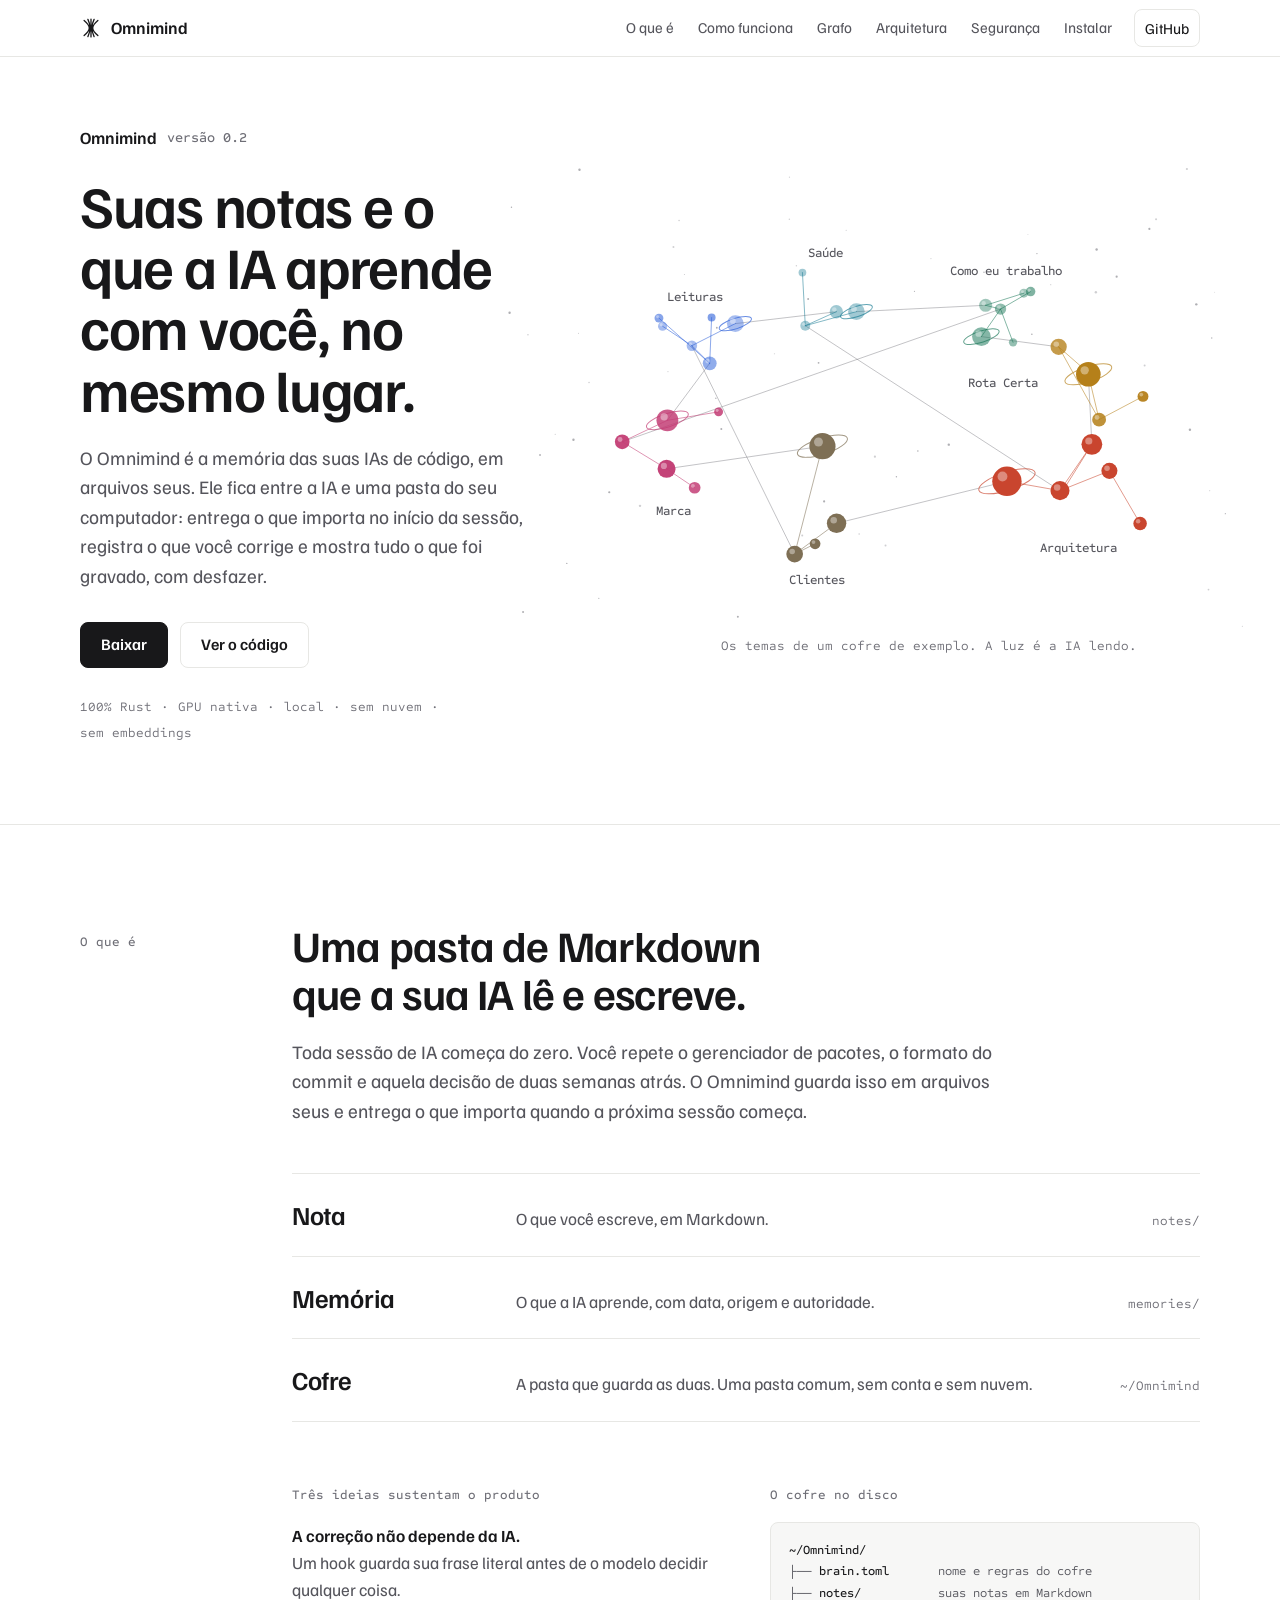
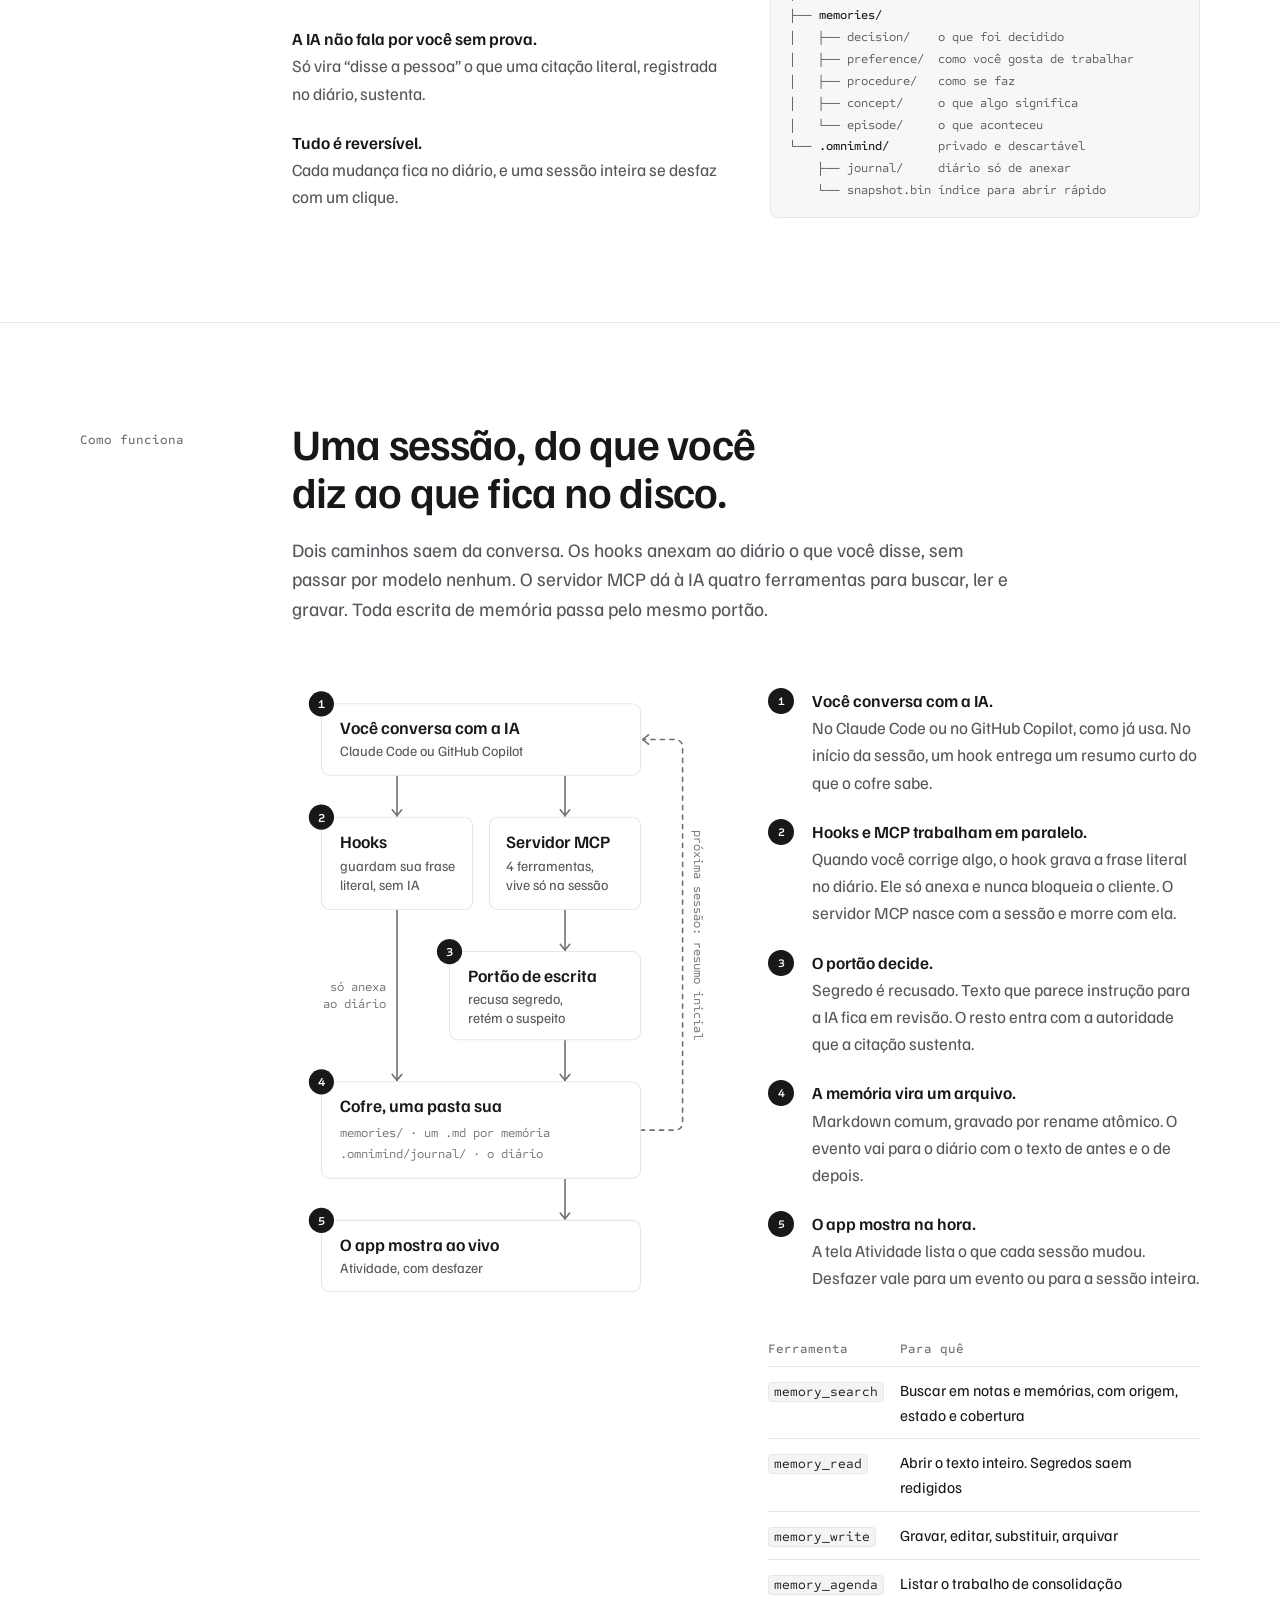
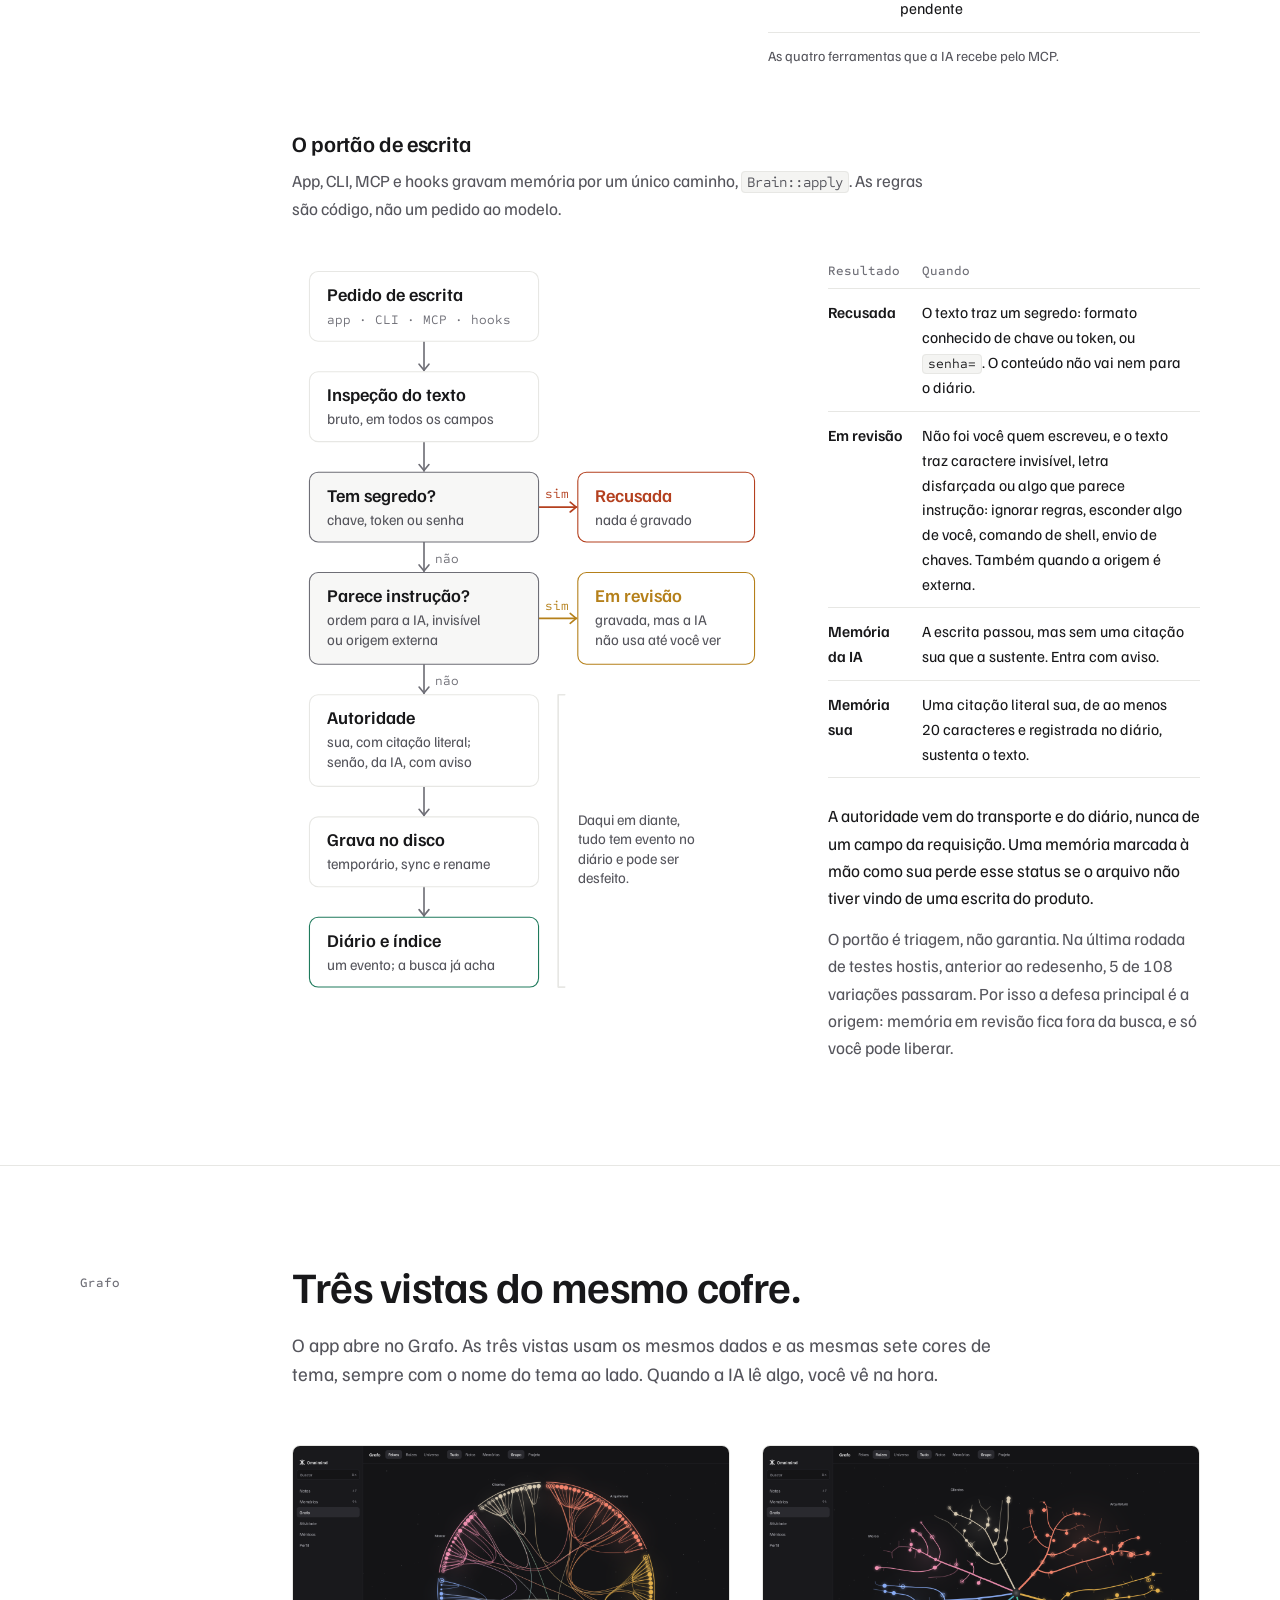
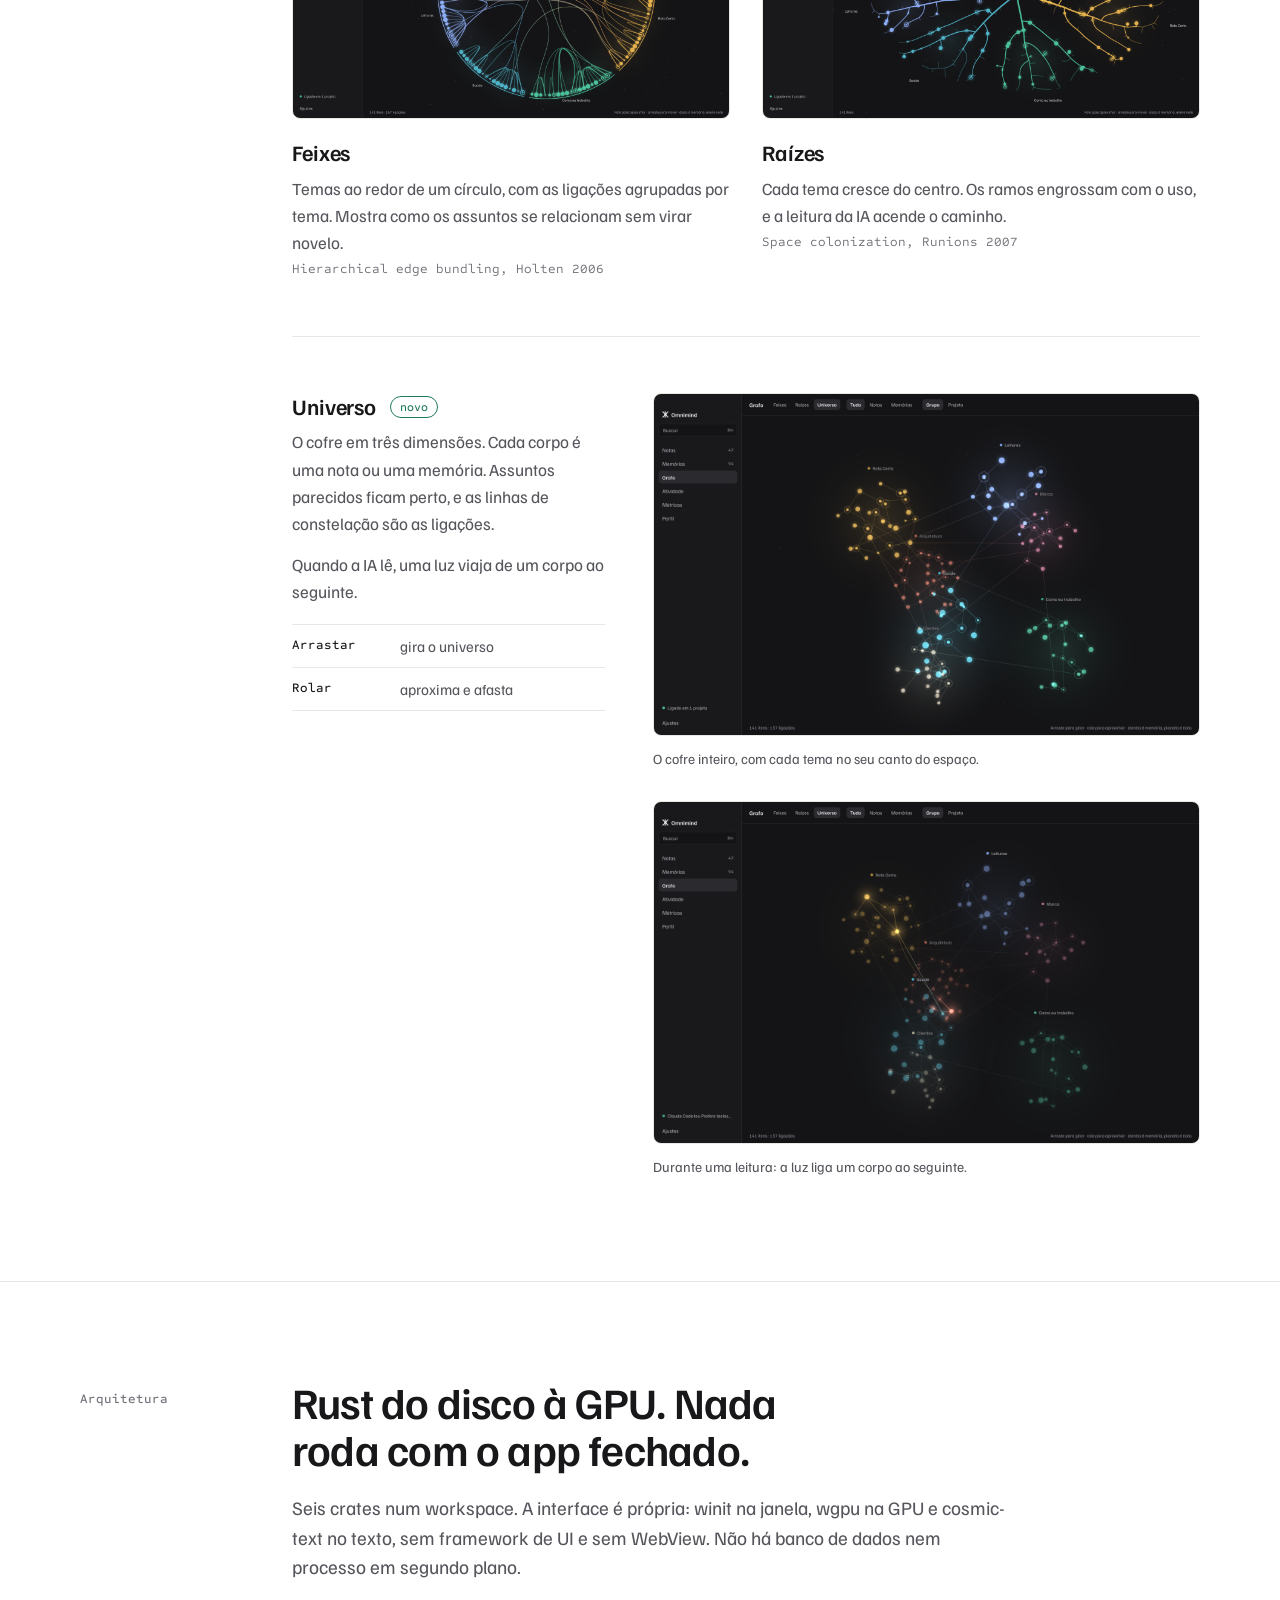
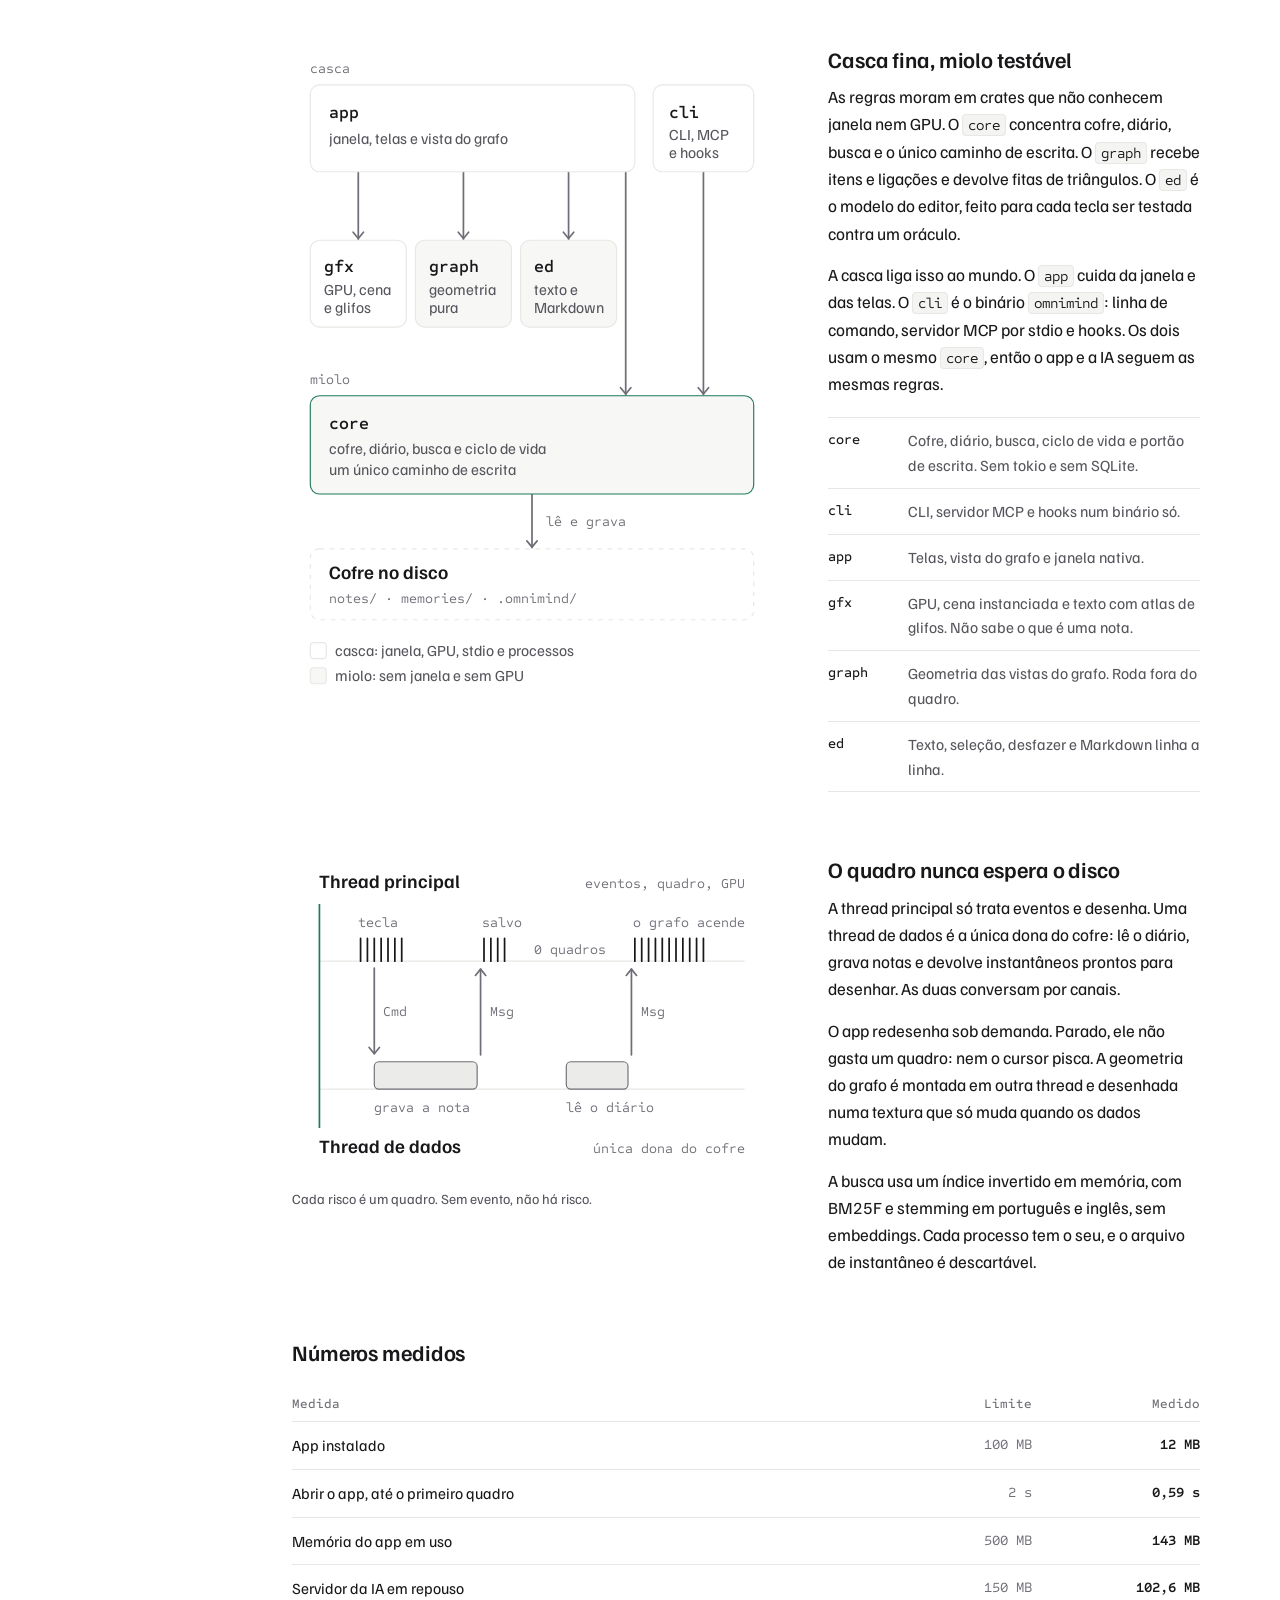
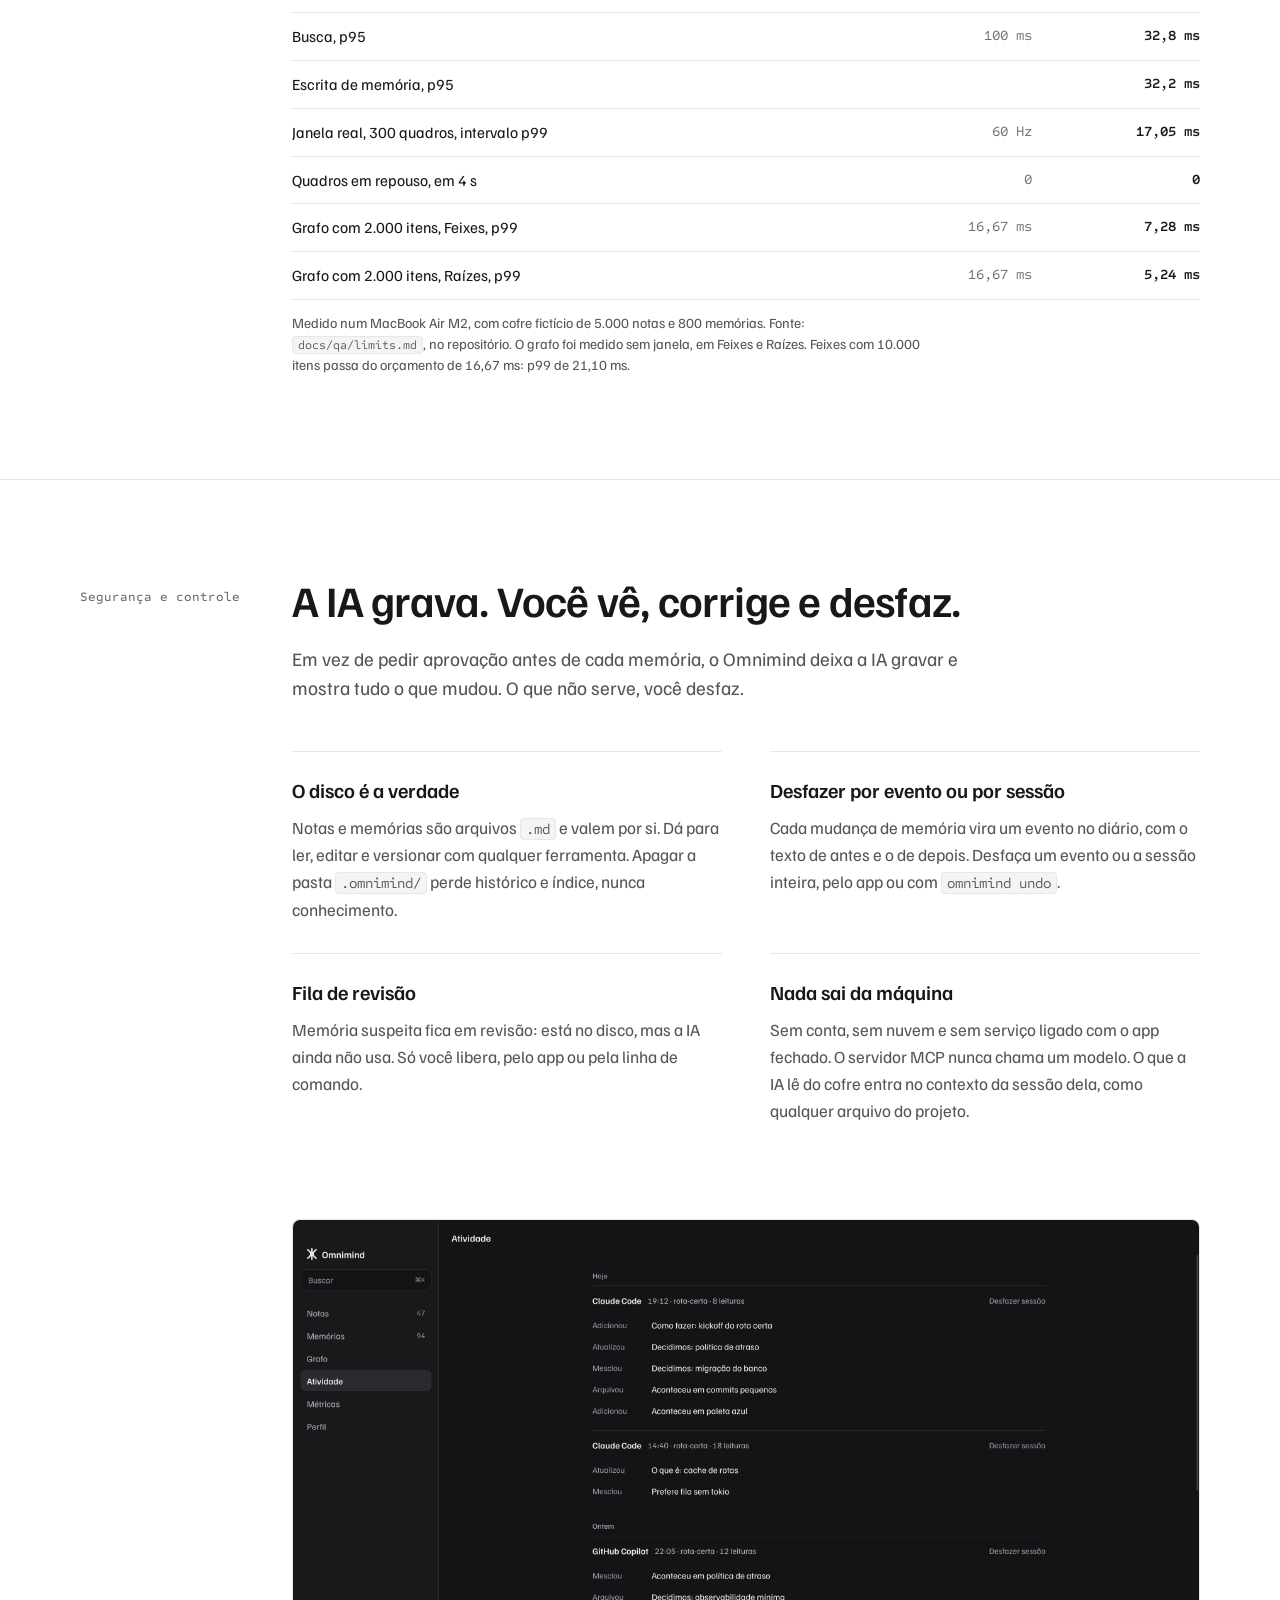
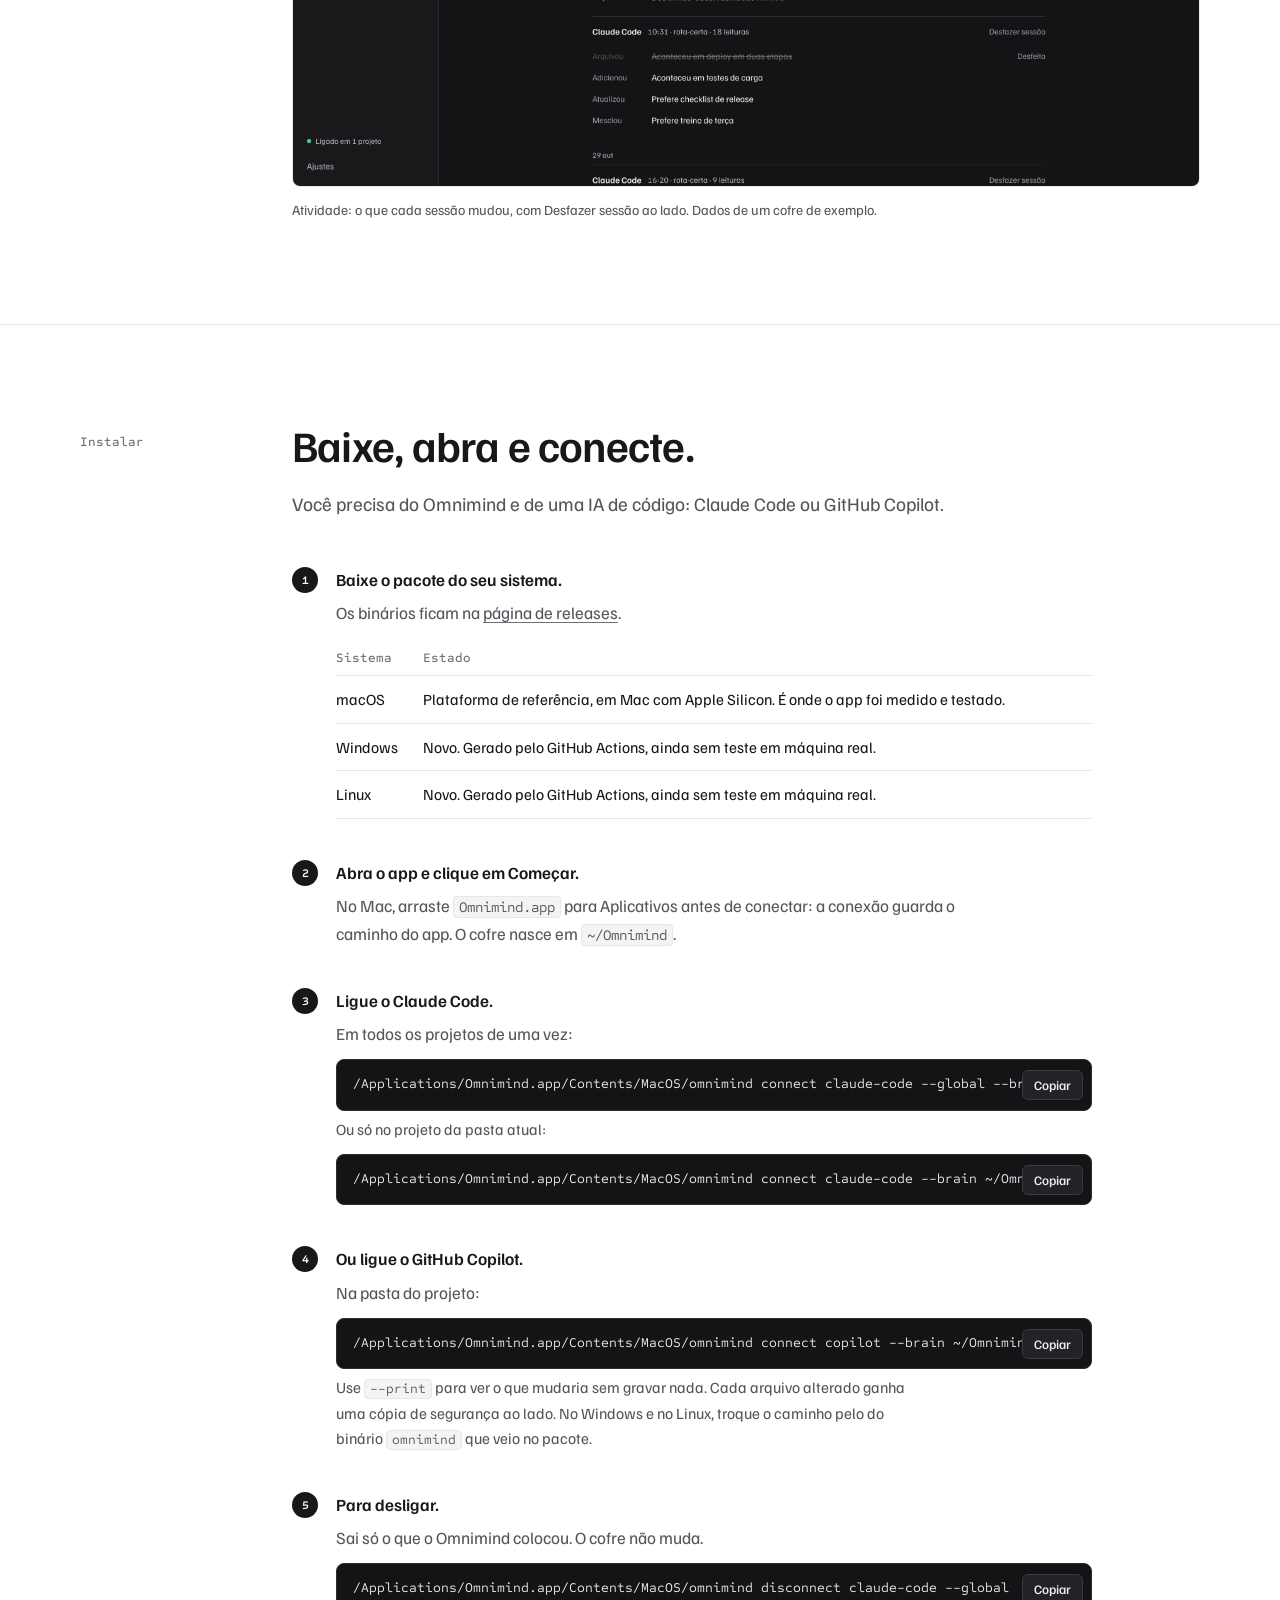
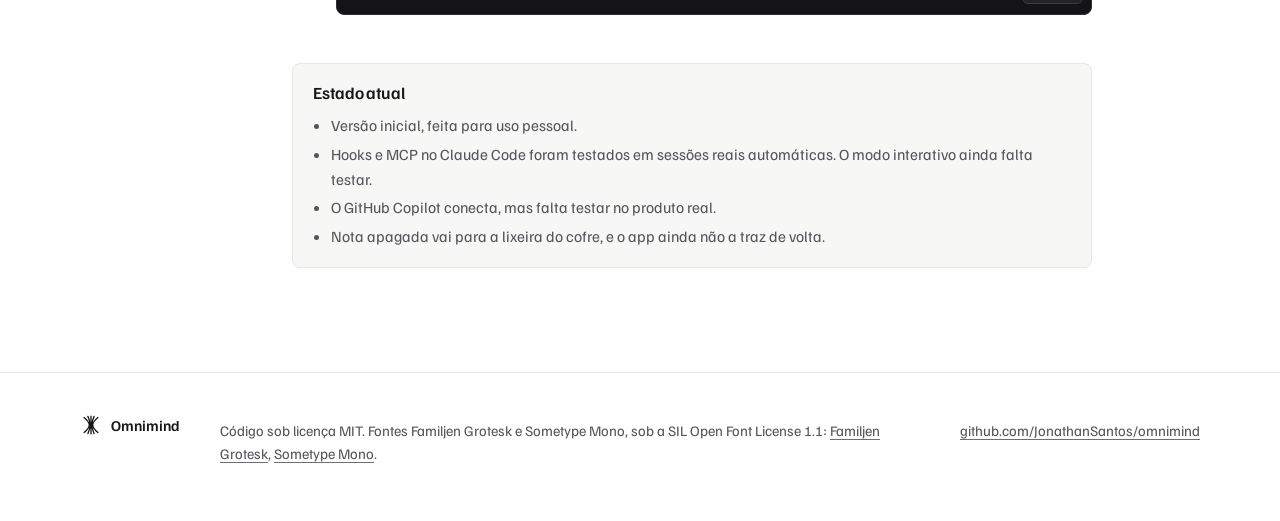
<file: site/index.html>
<!doctype html>
<html lang="pt-BR">
<head>
<meta charset="utf-8">
<meta name="viewport" content="width=device-width, initial-scale=1">
<title>Omnimind: suas notas e o que a IA aprende com você, no mesmo lugar</title>
<meta name="description" content="Omnimind é a memória das suas IAs de código, em arquivos seus. App nativo em Rust, local, sem nuvem. Funciona com Claude Code e GitHub Copilot.">
<meta name="color-scheme" content="light dark">
<meta name="theme-color" content="#FFFFFF" media="(prefers-color-scheme: light)">
<meta name="theme-color" content="#141416" media="(prefers-color-scheme: dark)">
<meta property="og:title" content="Omnimind">
<meta property="og:description" content="Suas notas e o que a IA aprende com você, no mesmo lugar.">
<meta property="og:type" content="website">
<link rel="icon" href="images/icon.png" type="image/png">
<link rel="preload" href="fonts/FamiljenGrotesk.ttf" as="font" type="font/ttf" crossorigin>
<link rel="stylesheet" href="styles.css">
</head>
<body>
<a class="skip" href="#main">Pular para o conteúdo</a>

<header class="top">
  <div class="wrap">
    <a class="brand" href="#top" aria-label="Omnimind, início">
      <svg viewBox="0 0 64 64" aria-hidden="true" fill="none" stroke="currentColor" stroke-width="3.8" stroke-linecap="round"><path d="M52 10C32 27 32 37 52 54M41 7C32 25 32 39 41 57M32 6V58M23 7C32 25 32 39 23 57M12 10C32 27 32 37 12 54"/></svg>
      Omnimind
    </a>
    <nav aria-label="Seções">
      <ul>
        <li><a href="#what">O que é</a></li>
        <li><a href="#how">Como funciona</a></li>
        <li><a href="#graph">Grafo</a></li>
        <li><a href="#architecture">Arquitetura</a></li>
        <li><a href="#safety">Segurança</a></li>
        <li><a href="#install">Instalar</a></li>
        <li><a class="ext" href="https://github.com/JonathanSantos/omnimind">GitHub</a></li>
      </ul>
    </nav>
  </div>
</header>

<main id="main">

<section class="hero" id="top" aria-labelledby="hero-title">
  <div class="wrap">
    <div>
      <p class="name"><b>Omnimind</b> <i>versão 0.2</i></p>
      <h1 id="hero-title">Suas notas e o que a IA aprende com você, no mesmo lugar.</h1>
      <p class="lead">O Omnimind é a memória das suas IAs de código, em arquivos seus. Ele fica entre a IA e uma pasta do seu computador: entrega o que importa no início da sessão, registra o que você corrige e mostra tudo o que foi gravado, com desfazer.</p>
      <div class="actions">
        <a class="btn main" href="https://github.com/JonathanSantos/omnimind/releases/latest">Baixar</a>
        <a class="btn" href="https://github.com/JonathanSantos/omnimind">Ver o código</a>
      </div>
      <ul class="facts" aria-label="Em resumo">
        <li>100% Rust</li><li>GPU nativa</li><li>local</li><li>sem nuvem</li><li>sem embeddings</li>
      </ul>
    </div>
    <figure>
      <svg class="cosmos live" viewBox="62 70 640 420" role="img" aria-labelledby="cosmos-t cosmos-d">
        <title id="cosmos-t">Um universo de memórias</title>
        <desc id="cosmos-d">Corpos em sete cores, uma por tema, agrupados por assunto e ligados por linhas finas. Uma luz viaja de um corpo ao seguinte, como a IA lendo o cofre.</desc>
<g class="dust d1"><animateTransform attributeName="transform" type="translate" values="-5 0;5 0;-5 0" keyTimes="0;.5;1" calcMode="spline" keySplines=".45 0 .55 1;.45 0 .55 1" dur="44s" repeatCount="indefinite"/><circle cx="41.2" cy="310" r="0.9"/><circle cx="81" cy="22.4" r="1.2"/><circle cx="311.6" cy="152.8" r="1"/><circle cx="703" cy="158.1" r="1.2"/><circle cx="240.7" cy="473.1" r="1"/><circle cx="100.5" cy="454.5" r="0.6"/><circle cx="74.9" cy="294.6" r="1.2"/><circle cx="24.1" cy="468.3" r="1"/><circle cx="537.2" cy="188.3" r="0.8"/><circle cx="218.5" cy="252.8" r="0.7"/><circle cx="80" cy="187.2" r="0.5"/><circle cx="542.3" cy="106.9" r="0.7"/><circle cx="327.7" cy="356.8" r="1.1"/><circle cx="622.7" cy="130.2" r="1.1"/><circle cx="696.6" cy="284.6" r="1.2"/><circle cx="488.9" cy="125.7" r="0.7"/><circle cx="602.5" cy="102.8" r="1.2"/><circle cx="732.3" cy="369.2" r="0.6"/><circle cx="68.2" cy="419.3" r="0.7"/><circle cx="224" cy="283.9" r="1"/><circle cx="322.1" cy="217.1" r="0.9"/><circle cx="422.2" cy="306" r="0.8"/><circle cx="12.4" cy="60.1" r="0.7"/><circle cx="418.8" cy="145" r="0.6"/><circle cx="655.7" cy="82" r="1.1"/><circle cx="453.4" cy="299.6" r="1.2"/><circle cx="111" cy="347.6" r="1.1"/><circle cx="718.6" cy="192" r="0.7"/><circle cx="219.5" cy="181.7" r="0.9"/><circle cx="349.9" cy="83.4" r="0.5"/><circle cx="186.8" cy="128.1" r="0.5"/><circle cx="10.5" cy="166.6" r="1.2"/><circle cx="400.6" cy="331.9" r="0.7"/><circle cx="716.6" cy="346" r="0.5"/></g>
<g class="dust d2"><animateTransform attributeName="transform" type="translate" values="8 0;-8 0;8 0" keyTimes="0;.5;1" calcMode="spline" keySplines=".45 0 .55 1;.45 0 .55 1" dur="44s" repeatCount="indefinite"/><circle cx="424" cy="111.9" r="0.6"/><circle cx="703.9" cy="445.7" r="0.9"/><circle cx="682.1" cy="21.6" r="1.1"/><circle cx="288.3" cy="119.1" r="0.7"/><circle cx="351.6" cy="389.7" r="0.8"/><circle cx="710.1" cy="145.9" r="0.5"/><circle cx="639.5" cy="219.8" r="1"/><circle cx="489" cy="161.8" r="0.6"/><circle cx="544.8" cy="138.2" r="0.6"/><circle cx="170" cy="73.6" r="0.8"/><circle cx="651" cy="72.3" r="1"/><circle cx="17.6" cy="188.7" r="0.8"/><circle cx="158.8" cy="225.9" r="0.6"/><circle cx="45.1" cy="289.2" r="0.6"/><circle cx="164.3" cy="100.2" r="1"/><circle cx="281.3" cy="29.8" r="0.6"/><circle cx="367.5" cy="311.7" r="1.1"/><circle cx="590.3" cy="145.9" r="1.2"/><circle cx="266.2" cy="207.9" r="0.6"/><circle cx="378.2" cy="401.2" r="1"/><circle cx="738.1" cy="482.7" r="0.6"/><circle cx="281.2" cy="72.3" r="0.7"/><circle cx="79.2" cy="236.9" r="0.8"/><circle cx="521.8" cy="87.6" r="0.5"/><circle cx="130.6" cy="361.3" r="1.2"/><circle cx="294.2" cy="391.1" r="1"/></g>
<path class="ln cross" pathLength="1" d="M598 297L591.4 226.5M558.8 199.1L479.3 189.5M482.1 157.9L351.9 165.4M332.2 165.7L229.6 178.5M205 219L164.9 277.4M165.7 326.7L325.9 302.2M340.5 380L515 335.5M569 344.2L299.8 180M497.8 161.6L119.9 299.7M185.6 201.2L298.9 411.8" style="--k:7"><animate attributeName="d" values="M598 297L591.4 226.5M558.8 199.1L479.3 189.5M482.1 157.9L351.9 165.4M332.2 165.7L229.6 178.5M205 219L164.9 277.4M165.7 326.7L325.9 302.2M340.5 380L515 335.5M569 344.2L299.8 180M497.8 161.6L119.9 299.7M185.6 201.2L298.9 411.8;M520.7 334.7L564.2 261.3M575.4 229.4L522.5 208.2M549.3 176.8L417.5 166.1M388 163L298.5 162.2M253.3 195.2L170.5 238.7M144.6 281L255.2 284.3M264 361.7L393.9 352.2M439.8 373L374.2 173.9M554.4 182.3L116.4 250M257.1 177.5L211.3 380.9;M598 297L591.4 226.5M558.8 199.1L479.3 189.5M482.1 157.9L351.9 165.4M332.2 165.7L229.6 178.5M205 219L164.9 277.4M165.7 326.7L325.9 302.2M340.5 380L515 335.5M569 344.2L299.8 180M497.8 161.6L119.9 299.7M185.6 201.2L298.9 411.8" keyTimes="0;.5;1" calcMode="spline" keySplines=".45 0 .55 1;.45 0 .55 1" dur="44s" repeatCount="indefinite"/></path>
<path class="ln s1" pathLength="1" d="M515 335.5L569 344.2M569 344.2L598 297M569 344.2L618.4 323.6M618.4 323.6L649.4 375.9M598 297L568.2 345.7" style="--k:0"><animate attributeName="d" values="M515 335.5L569 344.2M569 344.2L598 297M569 344.2L618.4 323.6M618.4 323.6L649.4 375.9M598 297L568.2 345.7;M393.9 352.2L439.8 373M439.8 373L520.7 334.7M439.8 373L496.3 363.3M496.3 363.3L526.5 428.2M520.7 334.7L482 379.4;M515 335.5L569 344.2M569 344.2L598 297M569 344.2L618.4 323.6M618.4 323.6L649.4 375.9M598 297L568.2 345.7" keyTimes="0;.5;1" calcMode="spline" keySplines=".45 0 .55 1;.45 0 .55 1" dur="44s" repeatCount="indefinite"/></path>
<path class="ln s2" pathLength="1" d="M591.4 226.5L600.7 271.7M600.7 271.7L558.8 199.1M600.7 271.7L645.1 247.9M558.8 199.1L592.1 228.2" style="--k:1"><animate attributeName="d" values="M591.4 226.5L600.7 271.7M600.7 271.7L558.8 199.1M600.7 271.7L645.1 247.9M558.8 199.1L592.1 228.2;M564.2 261.3L599.1 315.3M599.1 315.3L575.4 229.4M599.1 315.3L641.1 297.6M575.4 229.4L618.6 268.1;M591.4 226.5L600.7 271.7M600.7 271.7L558.8 199.1M600.7 271.7L645.1 247.9M558.8 199.1L592.1 228.2" keyTimes="0;.5;1" calcMode="spline" keySplines=".45 0 .55 1;.45 0 .55 1" dur="44s" repeatCount="indefinite"/></path>
<path class="ln s3" pathLength="1" d="M479.3 189.5L497.8 161.6M497.8 161.6L482.1 157.9M497.8 161.6L510.5 194.9M497.8 161.6L528.2 143.8M482.1 157.9L520.1 145.4" style="--k:2"><animate attributeName="d" values="M479.3 189.5L497.8 161.6M497.8 161.6L482.1 157.9M497.8 161.6L510.5 194.9M497.8 161.6L528.2 143.8M482.1 157.9L520.1 145.4;M522.5 208.2L554.4 182.3M554.4 182.3L549.3 176.8M554.4 182.3L565.3 219.8M554.4 182.3L583.2 167.5M549.3 176.8L595.8 169.4;M479.3 189.5L497.8 161.6M497.8 161.6L482.1 157.9M497.8 161.6L510.5 194.9M497.8 161.6L528.2 143.8M482.1 157.9L520.1 145.4" keyTimes="0;.5;1" calcMode="spline" keySplines=".45 0 .55 1;.45 0 .55 1" dur="44s" repeatCount="indefinite"/></path>
<path class="ln s4" pathLength="1" d="M351.9 165.4L299.8 180M299.8 180L332.2 165.7M299.8 180L296.7 126.3" style="--k:3"><animate attributeName="d" values="M351.9 165.4L299.8 180M299.8 180L332.2 165.7M299.8 180L296.7 126.3;M417.5 166.1L374.2 173.9M374.2 173.9L388 163M374.2 173.9L374.8 121;M351.9 165.4L299.8 180M299.8 180L332.2 165.7M299.8 180L296.7 126.3" keyTimes="0;.5;1" calcMode="spline" keySplines=".45 0 .55 1;.45 0 .55 1" dur="44s" repeatCount="indefinite"/></path>
<path class="ln s5" pathLength="1" d="M229.6 178.5L185.6 201.2M185.6 201.2L205 219M205 219L153.1 173.6M185.6 201.2L155.9 181.7M205 219L207 172.6" style="--k:4"><animate attributeName="d" values="M229.6 178.5L185.6 201.2M185.6 201.2L205 219M205 219L153.1 173.6M185.6 201.2L155.9 181.7M205 219L207 172.6;M298.5 162.2L257.1 177.5M257.1 177.5L253.3 195.2M253.3 195.2L213.2 146.7M257.1 177.5L230 155.5M253.3 195.2L254 152;M229.6 178.5L185.6 201.2M185.6 201.2L205 219M205 219L153.1 173.6M185.6 201.2L155.9 181.7M205 219L207 172.6" keyTimes="0;.5;1" calcMode="spline" keySplines=".45 0 .55 1;.45 0 .55 1" dur="44s" repeatCount="indefinite"/></path>
<path class="ln s6" pathLength="1" d="M164.9 277.4L119.9 299.7M119.9 299.7L165.7 326.7M164.9 277.4L217.1 268.3M165.7 326.7L193.3 345.5" style="--k:5"><animate attributeName="d" values="M164.9 277.4L119.9 299.7M119.9 299.7L165.7 326.7M164.9 277.4L217.1 268.3M165.7 326.7L193.3 345.5;M170.5 238.7L116.4 250M116.4 250L144.6 281M170.5 238.7L213.5 238.6M144.6 281L183.9 304.8;M164.9 277.4L119.9 299.7M119.9 299.7L165.7 326.7M164.9 277.4L217.1 268.3M165.7 326.7L193.3 345.5" keyTimes="0;.5;1" calcMode="spline" keySplines=".45 0 .55 1;.45 0 .55 1" dur="44s" repeatCount="indefinite"/></path>
<path class="ln s7" pathLength="1" d="M325.9 302.2L298.9 411.8M298.9 411.8L340.5 380M298.9 411.8L322.4 401.4" style="--k:6"><animate attributeName="d" values="M325.9 302.2L298.9 411.8M298.9 411.8L340.5 380M298.9 411.8L322.4 401.4;M255.2 284.3L211.3 380.9M211.3 380.9L264 361.7M211.3 380.9L186.8 370.8;M325.9 302.2L298.9 411.8M298.9 411.8L340.5 380M298.9 411.8L322.4 401.4" keyTimes="0;.5;1" calcMode="spline" keySplines=".45 0 .55 1;.45 0 .55 1" dur="44s" repeatCount="indefinite"/></path>
<g class="hop" style="--i:0"><path class="lit" pathLength="1" d="M515 335.5L569 344.2"><animate attributeName="d" values="M515 335.5L569 344.2;M393.9 352.2L439.8 373;M515 335.5L569 344.2" keyTimes="0;.5;1" calcMode="spline" keySplines=".45 0 .55 1;.45 0 .55 1" dur="44s" repeatCount="indefinite"/></path><path class="spark-halo" pathLength="1" d="M515 335.5L569 344.2"><animate attributeName="d" values="M515 335.5L569 344.2;M393.9 352.2L439.8 373;M515 335.5L569 344.2" keyTimes="0;.5;1" calcMode="spline" keySplines=".45 0 .55 1;.45 0 .55 1" dur="44s" repeatCount="indefinite"/></path><path class="spark" pathLength="1" d="M515 335.5L569 344.2"><animate attributeName="d" values="M515 335.5L569 344.2;M393.9 352.2L439.8 373;M515 335.5L569 344.2" keyTimes="0;.5;1" calcMode="spline" keySplines=".45 0 .55 1;.45 0 .55 1" dur="44s" repeatCount="indefinite"/></path></g>
<g class="hop" style="--i:1"><path class="lit" pathLength="1" d="M569 344.2L598 297"><animate attributeName="d" values="M569 344.2L598 297;M439.8 373L520.7 334.7;M569 344.2L598 297" keyTimes="0;.5;1" calcMode="spline" keySplines=".45 0 .55 1;.45 0 .55 1" dur="44s" repeatCount="indefinite"/></path><path class="spark-halo" pathLength="1" d="M569 344.2L598 297"><animate attributeName="d" values="M569 344.2L598 297;M439.8 373L520.7 334.7;M569 344.2L598 297" keyTimes="0;.5;1" calcMode="spline" keySplines=".45 0 .55 1;.45 0 .55 1" dur="44s" repeatCount="indefinite"/></path><path class="spark" pathLength="1" d="M569 344.2L598 297"><animate attributeName="d" values="M569 344.2L598 297;M439.8 373L520.7 334.7;M569 344.2L598 297" keyTimes="0;.5;1" calcMode="spline" keySplines=".45 0 .55 1;.45 0 .55 1" dur="44s" repeatCount="indefinite"/></path></g>
<g class="hop" style="--i:2"><path class="lit" pathLength="1" d="M598 297L591.4 226.5"><animate attributeName="d" values="M598 297L591.4 226.5;M520.7 334.7L564.2 261.3;M598 297L591.4 226.5" keyTimes="0;.5;1" calcMode="spline" keySplines=".45 0 .55 1;.45 0 .55 1" dur="44s" repeatCount="indefinite"/></path><path class="spark-halo" pathLength="1" d="M598 297L591.4 226.5"><animate attributeName="d" values="M598 297L591.4 226.5;M520.7 334.7L564.2 261.3;M598 297L591.4 226.5" keyTimes="0;.5;1" calcMode="spline" keySplines=".45 0 .55 1;.45 0 .55 1" dur="44s" repeatCount="indefinite"/></path><path class="spark" pathLength="1" d="M598 297L591.4 226.5"><animate attributeName="d" values="M598 297L591.4 226.5;M520.7 334.7L564.2 261.3;M598 297L591.4 226.5" keyTimes="0;.5;1" calcMode="spline" keySplines=".45 0 .55 1;.45 0 .55 1" dur="44s" repeatCount="indefinite"/></path></g>
<g class="hop" style="--i:3"><path class="lit" pathLength="1" d="M591.4 226.5L600.7 271.7"><animate attributeName="d" values="M591.4 226.5L600.7 271.7;M564.2 261.3L599.1 315.3;M591.4 226.5L600.7 271.7" keyTimes="0;.5;1" calcMode="spline" keySplines=".45 0 .55 1;.45 0 .55 1" dur="44s" repeatCount="indefinite"/></path><path class="spark-halo" pathLength="1" d="M591.4 226.5L600.7 271.7"><animate attributeName="d" values="M591.4 226.5L600.7 271.7;M564.2 261.3L599.1 315.3;M591.4 226.5L600.7 271.7" keyTimes="0;.5;1" calcMode="spline" keySplines=".45 0 .55 1;.45 0 .55 1" dur="44s" repeatCount="indefinite"/></path><path class="spark" pathLength="1" d="M591.4 226.5L600.7 271.7"><animate attributeName="d" values="M591.4 226.5L600.7 271.7;M564.2 261.3L599.1 315.3;M591.4 226.5L600.7 271.7" keyTimes="0;.5;1" calcMode="spline" keySplines=".45 0 .55 1;.45 0 .55 1" dur="44s" repeatCount="indefinite"/></path></g>
<g class="hop" style="--i:4"><path class="lit" pathLength="1" d="M600.7 271.7L558.8 199.1"><animate attributeName="d" values="M600.7 271.7L558.8 199.1;M599.1 315.3L575.4 229.4;M600.7 271.7L558.8 199.1" keyTimes="0;.5;1" calcMode="spline" keySplines=".45 0 .55 1;.45 0 .55 1" dur="44s" repeatCount="indefinite"/></path><path class="spark-halo" pathLength="1" d="M600.7 271.7L558.8 199.1"><animate attributeName="d" values="M600.7 271.7L558.8 199.1;M599.1 315.3L575.4 229.4;M600.7 271.7L558.8 199.1" keyTimes="0;.5;1" calcMode="spline" keySplines=".45 0 .55 1;.45 0 .55 1" dur="44s" repeatCount="indefinite"/></path><path class="spark" pathLength="1" d="M600.7 271.7L558.8 199.1"><animate attributeName="d" values="M600.7 271.7L558.8 199.1;M599.1 315.3L575.4 229.4;M600.7 271.7L558.8 199.1" keyTimes="0;.5;1" calcMode="spline" keySplines=".45 0 .55 1;.45 0 .55 1" dur="44s" repeatCount="indefinite"/></path></g>
<g class="hop" style="--i:5"><path class="lit" pathLength="1" d="M558.8 199.1L479.3 189.5"><animate attributeName="d" values="M558.8 199.1L479.3 189.5;M575.4 229.4L522.5 208.2;M558.8 199.1L479.3 189.5" keyTimes="0;.5;1" calcMode="spline" keySplines=".45 0 .55 1;.45 0 .55 1" dur="44s" repeatCount="indefinite"/></path><path class="spark-halo" pathLength="1" d="M558.8 199.1L479.3 189.5"><animate attributeName="d" values="M558.8 199.1L479.3 189.5;M575.4 229.4L522.5 208.2;M558.8 199.1L479.3 189.5" keyTimes="0;.5;1" calcMode="spline" keySplines=".45 0 .55 1;.45 0 .55 1" dur="44s" repeatCount="indefinite"/></path><path class="spark" pathLength="1" d="M558.8 199.1L479.3 189.5"><animate attributeName="d" values="M558.8 199.1L479.3 189.5;M575.4 229.4L522.5 208.2;M558.8 199.1L479.3 189.5" keyTimes="0;.5;1" calcMode="spline" keySplines=".45 0 .55 1;.45 0 .55 1" dur="44s" repeatCount="indefinite"/></path></g>
<g class="hop" style="--i:6"><path class="lit" pathLength="1" d="M479.3 189.5L497.8 161.6"><animate attributeName="d" values="M479.3 189.5L497.8 161.6;M522.5 208.2L554.4 182.3;M479.3 189.5L497.8 161.6" keyTimes="0;.5;1" calcMode="spline" keySplines=".45 0 .55 1;.45 0 .55 1" dur="44s" repeatCount="indefinite"/></path><path class="spark-halo" pathLength="1" d="M479.3 189.5L497.8 161.6"><animate attributeName="d" values="M479.3 189.5L497.8 161.6;M522.5 208.2L554.4 182.3;M479.3 189.5L497.8 161.6" keyTimes="0;.5;1" calcMode="spline" keySplines=".45 0 .55 1;.45 0 .55 1" dur="44s" repeatCount="indefinite"/></path><path class="spark" pathLength="1" d="M479.3 189.5L497.8 161.6"><animate attributeName="d" values="M479.3 189.5L497.8 161.6;M522.5 208.2L554.4 182.3;M479.3 189.5L497.8 161.6" keyTimes="0;.5;1" calcMode="spline" keySplines=".45 0 .55 1;.45 0 .55 1" dur="44s" repeatCount="indefinite"/></path></g>
<g class="hop" style="--i:7"><path class="lit" pathLength="1" d="M497.8 161.6L482.1 157.9"><animate attributeName="d" values="M497.8 161.6L482.1 157.9;M554.4 182.3L549.3 176.8;M497.8 161.6L482.1 157.9" keyTimes="0;.5;1" calcMode="spline" keySplines=".45 0 .55 1;.45 0 .55 1" dur="44s" repeatCount="indefinite"/></path><path class="spark-halo" pathLength="1" d="M497.8 161.6L482.1 157.9"><animate attributeName="d" values="M497.8 161.6L482.1 157.9;M554.4 182.3L549.3 176.8;M497.8 161.6L482.1 157.9" keyTimes="0;.5;1" calcMode="spline" keySplines=".45 0 .55 1;.45 0 .55 1" dur="44s" repeatCount="indefinite"/></path><path class="spark" pathLength="1" d="M497.8 161.6L482.1 157.9"><animate attributeName="d" values="M497.8 161.6L482.1 157.9;M554.4 182.3L549.3 176.8;M497.8 161.6L482.1 157.9" keyTimes="0;.5;1" calcMode="spline" keySplines=".45 0 .55 1;.45 0 .55 1" dur="44s" repeatCount="indefinite"/></path></g>
<g class="hop" style="--i:8"><path class="lit" pathLength="1" d="M482.1 157.9L351.9 165.4"><animate attributeName="d" values="M482.1 157.9L351.9 165.4;M549.3 176.8L417.5 166.1;M482.1 157.9L351.9 165.4" keyTimes="0;.5;1" calcMode="spline" keySplines=".45 0 .55 1;.45 0 .55 1" dur="44s" repeatCount="indefinite"/></path><path class="spark-halo" pathLength="1" d="M482.1 157.9L351.9 165.4"><animate attributeName="d" values="M482.1 157.9L351.9 165.4;M549.3 176.8L417.5 166.1;M482.1 157.9L351.9 165.4" keyTimes="0;.5;1" calcMode="spline" keySplines=".45 0 .55 1;.45 0 .55 1" dur="44s" repeatCount="indefinite"/></path><path class="spark" pathLength="1" d="M482.1 157.9L351.9 165.4"><animate attributeName="d" values="M482.1 157.9L351.9 165.4;M549.3 176.8L417.5 166.1;M482.1 157.9L351.9 165.4" keyTimes="0;.5;1" calcMode="spline" keySplines=".45 0 .55 1;.45 0 .55 1" dur="44s" repeatCount="indefinite"/></path></g>
<g class="hop" style="--i:9"><path class="lit" pathLength="1" d="M351.9 165.4L299.8 180"><animate attributeName="d" values="M351.9 165.4L299.8 180;M417.5 166.1L374.2 173.9;M351.9 165.4L299.8 180" keyTimes="0;.5;1" calcMode="spline" keySplines=".45 0 .55 1;.45 0 .55 1" dur="44s" repeatCount="indefinite"/></path><path class="spark-halo" pathLength="1" d="M351.9 165.4L299.8 180"><animate attributeName="d" values="M351.9 165.4L299.8 180;M417.5 166.1L374.2 173.9;M351.9 165.4L299.8 180" keyTimes="0;.5;1" calcMode="spline" keySplines=".45 0 .55 1;.45 0 .55 1" dur="44s" repeatCount="indefinite"/></path><path class="spark" pathLength="1" d="M351.9 165.4L299.8 180"><animate attributeName="d" values="M351.9 165.4L299.8 180;M417.5 166.1L374.2 173.9;M351.9 165.4L299.8 180" keyTimes="0;.5;1" calcMode="spline" keySplines=".45 0 .55 1;.45 0 .55 1" dur="44s" repeatCount="indefinite"/></path></g>
<g class="hop" style="--i:10"><path class="lit" pathLength="1" d="M299.8 180L332.2 165.7"><animate attributeName="d" values="M299.8 180L332.2 165.7;M374.2 173.9L388 163;M299.8 180L332.2 165.7" keyTimes="0;.5;1" calcMode="spline" keySplines=".45 0 .55 1;.45 0 .55 1" dur="44s" repeatCount="indefinite"/></path><path class="spark-halo" pathLength="1" d="M299.8 180L332.2 165.7"><animate attributeName="d" values="M299.8 180L332.2 165.7;M374.2 173.9L388 163;M299.8 180L332.2 165.7" keyTimes="0;.5;1" calcMode="spline" keySplines=".45 0 .55 1;.45 0 .55 1" dur="44s" repeatCount="indefinite"/></path><path class="spark" pathLength="1" d="M299.8 180L332.2 165.7"><animate attributeName="d" values="M299.8 180L332.2 165.7;M374.2 173.9L388 163;M299.8 180L332.2 165.7" keyTimes="0;.5;1" calcMode="spline" keySplines=".45 0 .55 1;.45 0 .55 1" dur="44s" repeatCount="indefinite"/></path></g>
<g class="hop" style="--i:11"><path class="lit" pathLength="1" d="M332.2 165.7L229.6 178.5"><animate attributeName="d" values="M332.2 165.7L229.6 178.5;M388 163L298.5 162.2;M332.2 165.7L229.6 178.5" keyTimes="0;.5;1" calcMode="spline" keySplines=".45 0 .55 1;.45 0 .55 1" dur="44s" repeatCount="indefinite"/></path><path class="spark-halo" pathLength="1" d="M332.2 165.7L229.6 178.5"><animate attributeName="d" values="M332.2 165.7L229.6 178.5;M388 163L298.5 162.2;M332.2 165.7L229.6 178.5" keyTimes="0;.5;1" calcMode="spline" keySplines=".45 0 .55 1;.45 0 .55 1" dur="44s" repeatCount="indefinite"/></path><path class="spark" pathLength="1" d="M332.2 165.7L229.6 178.5"><animate attributeName="d" values="M332.2 165.7L229.6 178.5;M388 163L298.5 162.2;M332.2 165.7L229.6 178.5" keyTimes="0;.5;1" calcMode="spline" keySplines=".45 0 .55 1;.45 0 .55 1" dur="44s" repeatCount="indefinite"/></path></g>
<g class="hop" style="--i:12"><path class="lit" pathLength="1" d="M229.6 178.5L185.6 201.2"><animate attributeName="d" values="M229.6 178.5L185.6 201.2;M298.5 162.2L257.1 177.5;M229.6 178.5L185.6 201.2" keyTimes="0;.5;1" calcMode="spline" keySplines=".45 0 .55 1;.45 0 .55 1" dur="44s" repeatCount="indefinite"/></path><path class="spark-halo" pathLength="1" d="M229.6 178.5L185.6 201.2"><animate attributeName="d" values="M229.6 178.5L185.6 201.2;M298.5 162.2L257.1 177.5;M229.6 178.5L185.6 201.2" keyTimes="0;.5;1" calcMode="spline" keySplines=".45 0 .55 1;.45 0 .55 1" dur="44s" repeatCount="indefinite"/></path><path class="spark" pathLength="1" d="M229.6 178.5L185.6 201.2"><animate attributeName="d" values="M229.6 178.5L185.6 201.2;M298.5 162.2L257.1 177.5;M229.6 178.5L185.6 201.2" keyTimes="0;.5;1" calcMode="spline" keySplines=".45 0 .55 1;.45 0 .55 1" dur="44s" repeatCount="indefinite"/></path></g>
<g class="hop" style="--i:13"><path class="lit" pathLength="1" d="M185.6 201.2L205 219"><animate attributeName="d" values="M185.6 201.2L205 219;M257.1 177.5L253.3 195.2;M185.6 201.2L205 219" keyTimes="0;.5;1" calcMode="spline" keySplines=".45 0 .55 1;.45 0 .55 1" dur="44s" repeatCount="indefinite"/></path><path class="spark-halo" pathLength="1" d="M185.6 201.2L205 219"><animate attributeName="d" values="M185.6 201.2L205 219;M257.1 177.5L253.3 195.2;M185.6 201.2L205 219" keyTimes="0;.5;1" calcMode="spline" keySplines=".45 0 .55 1;.45 0 .55 1" dur="44s" repeatCount="indefinite"/></path><path class="spark" pathLength="1" d="M185.6 201.2L205 219"><animate attributeName="d" values="M185.6 201.2L205 219;M257.1 177.5L253.3 195.2;M185.6 201.2L205 219" keyTimes="0;.5;1" calcMode="spline" keySplines=".45 0 .55 1;.45 0 .55 1" dur="44s" repeatCount="indefinite"/></path></g>
<g class="hop" style="--i:14"><path class="lit" pathLength="1" d="M205 219L164.9 277.4"><animate attributeName="d" values="M205 219L164.9 277.4;M253.3 195.2L170.5 238.7;M205 219L164.9 277.4" keyTimes="0;.5;1" calcMode="spline" keySplines=".45 0 .55 1;.45 0 .55 1" dur="44s" repeatCount="indefinite"/></path><path class="spark-halo" pathLength="1" d="M205 219L164.9 277.4"><animate attributeName="d" values="M205 219L164.9 277.4;M253.3 195.2L170.5 238.7;M205 219L164.9 277.4" keyTimes="0;.5;1" calcMode="spline" keySplines=".45 0 .55 1;.45 0 .55 1" dur="44s" repeatCount="indefinite"/></path><path class="spark" pathLength="1" d="M205 219L164.9 277.4"><animate attributeName="d" values="M205 219L164.9 277.4;M253.3 195.2L170.5 238.7;M205 219L164.9 277.4" keyTimes="0;.5;1" calcMode="spline" keySplines=".45 0 .55 1;.45 0 .55 1" dur="44s" repeatCount="indefinite"/></path></g>
<g class="hop" style="--i:15"><path class="lit" pathLength="1" d="M164.9 277.4L119.9 299.7"><animate attributeName="d" values="M164.9 277.4L119.9 299.7;M170.5 238.7L116.4 250;M164.9 277.4L119.9 299.7" keyTimes="0;.5;1" calcMode="spline" keySplines=".45 0 .55 1;.45 0 .55 1" dur="44s" repeatCount="indefinite"/></path><path class="spark-halo" pathLength="1" d="M164.9 277.4L119.9 299.7"><animate attributeName="d" values="M164.9 277.4L119.9 299.7;M170.5 238.7L116.4 250;M164.9 277.4L119.9 299.7" keyTimes="0;.5;1" calcMode="spline" keySplines=".45 0 .55 1;.45 0 .55 1" dur="44s" repeatCount="indefinite"/></path><path class="spark" pathLength="1" d="M164.9 277.4L119.9 299.7"><animate attributeName="d" values="M164.9 277.4L119.9 299.7;M170.5 238.7L116.4 250;M164.9 277.4L119.9 299.7" keyTimes="0;.5;1" calcMode="spline" keySplines=".45 0 .55 1;.45 0 .55 1" dur="44s" repeatCount="indefinite"/></path></g>
<g class="hop" style="--i:16"><path class="lit" pathLength="1" d="M119.9 299.7L165.7 326.7"><animate attributeName="d" values="M119.9 299.7L165.7 326.7;M116.4 250L144.6 281;M119.9 299.7L165.7 326.7" keyTimes="0;.5;1" calcMode="spline" keySplines=".45 0 .55 1;.45 0 .55 1" dur="44s" repeatCount="indefinite"/></path><path class="spark-halo" pathLength="1" d="M119.9 299.7L165.7 326.7"><animate attributeName="d" values="M119.9 299.7L165.7 326.7;M116.4 250L144.6 281;M119.9 299.7L165.7 326.7" keyTimes="0;.5;1" calcMode="spline" keySplines=".45 0 .55 1;.45 0 .55 1" dur="44s" repeatCount="indefinite"/></path><path class="spark" pathLength="1" d="M119.9 299.7L165.7 326.7"><animate attributeName="d" values="M119.9 299.7L165.7 326.7;M116.4 250L144.6 281;M119.9 299.7L165.7 326.7" keyTimes="0;.5;1" calcMode="spline" keySplines=".45 0 .55 1;.45 0 .55 1" dur="44s" repeatCount="indefinite"/></path></g>
<g class="hop" style="--i:17"><path class="lit" pathLength="1" d="M165.7 326.7L325.9 302.2"><animate attributeName="d" values="M165.7 326.7L325.9 302.2;M144.6 281L255.2 284.3;M165.7 326.7L325.9 302.2" keyTimes="0;.5;1" calcMode="spline" keySplines=".45 0 .55 1;.45 0 .55 1" dur="44s" repeatCount="indefinite"/></path><path class="spark-halo" pathLength="1" d="M165.7 326.7L325.9 302.2"><animate attributeName="d" values="M165.7 326.7L325.9 302.2;M144.6 281L255.2 284.3;M165.7 326.7L325.9 302.2" keyTimes="0;.5;1" calcMode="spline" keySplines=".45 0 .55 1;.45 0 .55 1" dur="44s" repeatCount="indefinite"/></path><path class="spark" pathLength="1" d="M165.7 326.7L325.9 302.2"><animate attributeName="d" values="M165.7 326.7L325.9 302.2;M144.6 281L255.2 284.3;M165.7 326.7L325.9 302.2" keyTimes="0;.5;1" calcMode="spline" keySplines=".45 0 .55 1;.45 0 .55 1" dur="44s" repeatCount="indefinite"/></path></g>
<g class="hop" style="--i:18"><path class="lit" pathLength="1" d="M325.9 302.2L298.9 411.8"><animate attributeName="d" values="M325.9 302.2L298.9 411.8;M255.2 284.3L211.3 380.9;M325.9 302.2L298.9 411.8" keyTimes="0;.5;1" calcMode="spline" keySplines=".45 0 .55 1;.45 0 .55 1" dur="44s" repeatCount="indefinite"/></path><path class="spark-halo" pathLength="1" d="M325.9 302.2L298.9 411.8"><animate attributeName="d" values="M325.9 302.2L298.9 411.8;M255.2 284.3L211.3 380.9;M325.9 302.2L298.9 411.8" keyTimes="0;.5;1" calcMode="spline" keySplines=".45 0 .55 1;.45 0 .55 1" dur="44s" repeatCount="indefinite"/></path><path class="spark" pathLength="1" d="M325.9 302.2L298.9 411.8"><animate attributeName="d" values="M325.9 302.2L298.9 411.8;M255.2 284.3L211.3 380.9;M325.9 302.2L298.9 411.8" keyTimes="0;.5;1" calcMode="spline" keySplines=".45 0 .55 1;.45 0 .55 1" dur="44s" repeatCount="indefinite"/></path></g>
<g class="hop" style="--i:19"><path class="lit" pathLength="1" d="M298.9 411.8L340.5 380"><animate attributeName="d" values="M298.9 411.8L340.5 380;M211.3 380.9L264 361.7;M298.9 411.8L340.5 380" keyTimes="0;.5;1" calcMode="spline" keySplines=".45 0 .55 1;.45 0 .55 1" dur="44s" repeatCount="indefinite"/></path><path class="spark-halo" pathLength="1" d="M298.9 411.8L340.5 380"><animate attributeName="d" values="M298.9 411.8L340.5 380;M211.3 380.9L264 361.7;M298.9 411.8L340.5 380" keyTimes="0;.5;1" calcMode="spline" keySplines=".45 0 .55 1;.45 0 .55 1" dur="44s" repeatCount="indefinite"/></path><path class="spark" pathLength="1" d="M298.9 411.8L340.5 380"><animate attributeName="d" values="M298.9 411.8L340.5 380;M211.3 380.9L264 361.7;M298.9 411.8L340.5 380" keyTimes="0;.5;1" calcMode="spline" keySplines=".45 0 .55 1;.45 0 .55 1" dur="44s" repeatCount="indefinite"/></path></g>
<g class="hop" style="--i:20"><path class="lit" pathLength="1" d="M340.5 380L515 335.5"><animate attributeName="d" values="M340.5 380L515 335.5;M264 361.7L393.9 352.2;M340.5 380L515 335.5" keyTimes="0;.5;1" calcMode="spline" keySplines=".45 0 .55 1;.45 0 .55 1" dur="44s" repeatCount="indefinite"/></path><path class="spark-halo" pathLength="1" d="M340.5 380L515 335.5"><animate attributeName="d" values="M340.5 380L515 335.5;M264 361.7L393.9 352.2;M340.5 380L515 335.5" keyTimes="0;.5;1" calcMode="spline" keySplines=".45 0 .55 1;.45 0 .55 1" dur="44s" repeatCount="indefinite"/></path><path class="spark" pathLength="1" d="M340.5 380L515 335.5"><animate attributeName="d" values="M340.5 380L515 335.5;M264 361.7L393.9 352.2;M340.5 380L515 335.5" keyTimes="0;.5;1" calcMode="spline" keySplines=".45 0 .55 1;.45 0 .55 1" dur="44s" repeatCount="indefinite"/></path></g>
<g class="body" style="--n:0"><g><animateTransform attributeName="transform" type="translate" values="299.8 180;374.2 173.9;299.8 180" keyTimes="0;.5;1" calcMode="spline" keySplines=".45 0 .55 1;.45 0 .55 1" dur="44s" repeatCount="indefinite"/><circle class="ping" r="8" style="--i:9"/><circle class="b4" r="5" fill-opacity="0.42"/><circle class="hl" cx="-1.5" cy="-1.6" r="1.7"/></g></g>
<g class="body" style="--n:1"><g><animateTransform attributeName="transform" type="translate" values="296.7 126.3;374.8 121;296.7 126.3" keyTimes="0;.5;1" calcMode="spline" keySplines=".45 0 .55 1;.45 0 .55 1" dur="44s" repeatCount="indefinite"/><circle class="b4" r="3.9" fill-opacity="0.42"/></g></g>
<g class="body" style="--n:2"><g><animateTransform attributeName="transform" type="translate" values="351.9 165.4;417.5 166.1;351.9 165.4" keyTimes="0;.5;1" calcMode="spline" keySplines=".45 0 .55 1;.45 0 .55 1" dur="44s" repeatCount="indefinite"/><circle class="ping" r="11.4" style="--i:8"/><ellipse class="ring r4" rx="16.8" ry="5.2" transform="rotate(-18)"/><circle class="b4" r="8.4" fill-opacity="0.42"/><circle class="hl" cx="-2.5" cy="-2.7" r="2.9"/></g></g>
<g class="body" style="--n:3"><g><animateTransform attributeName="transform" type="translate" values="185.6 201.2;257.1 177.5;185.6 201.2" keyTimes="0;.5;1" calcMode="spline" keySplines=".45 0 .55 1;.45 0 .55 1" dur="44s" repeatCount="indefinite"/><circle class="ping" r="8.3" style="--i:12"/><circle class="b5" r="5.3" fill-opacity="0.42"/><circle class="hl" cx="-1.6" cy="-1.7" r="1.8"/></g></g>
<g class="body" style="--n:4"><g><animateTransform attributeName="transform" type="translate" values="229.6 178.5;298.5 162.2;229.6 178.5" keyTimes="0;.5;1" calcMode="spline" keySplines=".45 0 .55 1;.45 0 .55 1" dur="44s" repeatCount="indefinite"/><circle class="ping" r="11.5" style="--i:11"/><ellipse class="ring r5" rx="17" ry="5.3" transform="rotate(-18)"/><circle class="b5" r="8.5" fill-opacity="0.42"/><circle class="hl" cx="-2.5" cy="-2.7" r="2.9"/></g></g>
<g class="body" style="--n:5"><g><animateTransform attributeName="transform" type="translate" values="520.1 145.4;595.8 169.4;520.1 145.4" keyTimes="0;.5;1" calcMode="spline" keySplines=".45 0 .55 1;.45 0 .55 1" dur="44s" repeatCount="indefinite"/><circle class="b3" r="4.5" fill-opacity="0.42"/><circle class="hl" cx="-1.4" cy="-1.4" r="1.5"/></g></g>
<g class="body" style="--n:6"><g><animateTransform attributeName="transform" type="translate" values="482.1 157.9;549.3 176.8;482.1 157.9" keyTimes="0;.5;1" calcMode="spline" keySplines=".45 0 .55 1;.45 0 .55 1" dur="44s" repeatCount="indefinite"/><circle class="ping" r="9.6" style="--i:7"/><circle class="b3" r="6.6" fill-opacity="0.42"/><circle class="hl" cx="-2" cy="-2.1" r="2.2"/></g></g>
<g class="body" style="--n:7"><g><animateTransform attributeName="transform" type="translate" values="155.9 181.7;230 155.5;155.9 181.7" keyTimes="0;.5;1" calcMode="spline" keySplines=".45 0 .55 1;.45 0 .55 1" dur="44s" repeatCount="indefinite"/><circle class="b5" r="4.6" fill-opacity="0.42"/><circle class="hl" cx="-1.4" cy="-1.5" r="1.6"/></g></g>
<g class="body" style="--n:8"><g><animateTransform attributeName="transform" type="translate" values="332.2 165.7;388 163;332.2 165.7" keyTimes="0;.5;1" calcMode="spline" keySplines=".45 0 .55 1;.45 0 .55 1" dur="44s" repeatCount="indefinite"/><circle class="ping" r="9.7" style="--i:10"/><circle class="b4" r="6.7" fill-opacity="0.43"/><circle class="hl" cx="-2" cy="-2.2" r="2.3"/></g></g>
<g class="body" style="--n:9"><g><animateTransform attributeName="transform" type="translate" values="510.5 194.9;565.3 219.8;510.5 194.9" keyTimes="0;.5;1" calcMode="spline" keySplines=".45 0 .55 1;.45 0 .55 1" dur="44s" repeatCount="indefinite"/><circle class="b3" r="4.2" fill-opacity="0.48"/></g></g>
<g class="body" style="--n:10"><g><animateTransform attributeName="transform" type="translate" values="497.8 161.6;554.4 182.3;497.8 161.6" keyTimes="0;.5;1" calcMode="spline" keySplines=".45 0 .55 1;.45 0 .55 1" dur="44s" repeatCount="indefinite"/><circle class="ping" r="8.7" style="--i:6"/><circle class="b3" r="5.7" fill-opacity="0.50"/><circle class="hl" cx="-1.7" cy="-1.8" r="2"/></g></g>
<g class="body" style="--n:11"><g><animateTransform attributeName="transform" type="translate" values="205 219;253.3 195.2;205 219" keyTimes="0;.5;1" calcMode="spline" keySplines=".45 0 .55 1;.45 0 .55 1" dur="44s" repeatCount="indefinite"/><circle class="ping" r="10" style="--i:13"/><circle class="b5" r="7" fill-opacity="0.52"/><circle class="hl" cx="-2.1" cy="-2.3" r="2.4"/></g></g>
<g class="body" style="--n:12"><g><animateTransform attributeName="transform" type="translate" values="479.3 189.5;522.5 208.2;479.3 189.5" keyTimes="0;.5;1" calcMode="spline" keySplines=".45 0 .55 1;.45 0 .55 1" dur="44s" repeatCount="indefinite"/><circle class="ping" r="12.4" style="--i:5"/><ellipse class="ring r3" rx="18.7" ry="5.8" transform="rotate(-18)"/><circle class="b3" r="9.4" fill-opacity="0.55"/><circle class="hl" cx="-2.8" cy="-3" r="3.2"/></g></g>
<g class="body" style="--n:13"><g><animateTransform attributeName="transform" type="translate" values="153.1 173.6;213.2 146.7;153.1 173.6" keyTimes="0;.5;1" calcMode="spline" keySplines=".45 0 .55 1;.45 0 .55 1" dur="44s" repeatCount="indefinite"/><circle class="b5" r="4.5" fill-opacity="0.56"/><circle class="hl" cx="-1.4" cy="-1.4" r="1.5"/></g></g>
<g class="body" style="--n:14"><g><animateTransform attributeName="transform" type="translate" values="528.2 143.8;583.2 167.5;528.2 143.8" keyTimes="0;.5;1" calcMode="spline" keySplines=".45 0 .55 1;.45 0 .55 1" dur="44s" repeatCount="indefinite"/><circle class="b3" r="4.8" fill-opacity="0.57"/><circle class="hl" cx="-1.4" cy="-1.5" r="1.6"/></g></g>
<g class="body" style="--n:15"><g><animateTransform attributeName="transform" type="translate" values="207 172.6;254 152;207 172.6" keyTimes="0;.5;1" calcMode="spline" keySplines=".45 0 .55 1;.45 0 .55 1" dur="44s" repeatCount="indefinite"/><circle class="b5" r="4" fill-opacity="0.60"/></g></g>
<g class="body" style="--n:16"><g><animateTransform attributeName="transform" type="translate" values="592.1 228.2;618.6 268.1;592.1 228.2" keyTimes="0;.5;1" calcMode="spline" keySplines=".45 0 .55 1;.45 0 .55 1" dur="44s" repeatCount="indefinite"/><circle class="b2" r="3.8" fill-opacity="0.74"/></g></g>
<g class="body" style="--n:17"><g><animateTransform attributeName="transform" type="translate" values="558.8 199.1;575.4 229.4;558.8 199.1" keyTimes="0;.5;1" calcMode="spline" keySplines=".45 0 .55 1;.45 0 .55 1" dur="44s" repeatCount="indefinite"/><circle class="ping" r="11.2" style="--i:4"/><circle class="b2" r="8.2" fill-opacity="0.79"/><circle class="hl" cx="-2.4" cy="-2.6" r="2.8"/></g></g>
<g class="body" style="--n:18"><g><animateTransform attributeName="transform" type="translate" values="193.3 345.5;183.9 304.8;193.3 345.5" keyTimes="0;.5;1" calcMode="spline" keySplines=".45 0 .55 1;.45 0 .55 1" dur="44s" repeatCount="indefinite"/><circle class="b6" r="5.9" fill-opacity="0.84"/><circle class="hl" cx="-1.8" cy="-1.9" r="2"/></g></g>
<g class="body" style="--n:19"><g><animateTransform attributeName="transform" type="translate" values="164.9 277.4;170.5 238.7;164.9 277.4" keyTimes="0;.5;1" calcMode="spline" keySplines=".45 0 .55 1;.45 0 .55 1" dur="44s" repeatCount="indefinite"/><circle class="ping" r="14" style="--i:14"/><ellipse class="ring r6" rx="22.1" ry="6.8" transform="rotate(-18)"/><circle class="b6" r="11" fill-opacity="0.84"/><circle class="hl" cx="-3.3" cy="-3.5" r="3.7"/></g></g>
<g class="body" style="--n:20"><g><animateTransform attributeName="transform" type="translate" values="217.1 268.3;213.5 238.6;217.1 268.3" keyTimes="0;.5;1" calcMode="spline" keySplines=".45 0 .55 1;.45 0 .55 1" dur="44s" repeatCount="indefinite"/><circle class="b6" r="4.5" fill-opacity="0.85"/><circle class="hl" cx="-1.4" cy="-1.4" r="1.5"/></g></g>
<g class="body" style="--n:21"><g><animateTransform attributeName="transform" type="translate" values="600.7 271.7;599.1 315.3;600.7 271.7" keyTimes="0;.5;1" calcMode="spline" keySplines=".45 0 .55 1;.45 0 .55 1" dur="44s" repeatCount="indefinite"/><circle class="ping" r="10" style="--i:3"/><circle class="b2" r="7" fill-opacity="0.86"/><circle class="hl" cx="-2.1" cy="-2.2" r="2.4"/></g></g>
<g class="body" style="--n:22"><g><animateTransform attributeName="transform" type="translate" values="119.9 299.7;116.4 250;119.9 299.7" keyTimes="0;.5;1" calcMode="spline" keySplines=".45 0 .55 1;.45 0 .55 1" dur="44s" repeatCount="indefinite"/><circle class="ping" r="10.4" style="--i:15"/><circle class="b6" r="7.4" fill-opacity="0.94"/><circle class="hl" cx="-2.2" cy="-2.4" r="2.5"/></g></g>
<g class="body" style="--n:23"><g><animateTransform attributeName="transform" type="translate" values="645.1 247.9;641.1 297.6;645.1 247.9" keyTimes="0;.5;1" calcMode="spline" keySplines=".45 0 .55 1;.45 0 .55 1" dur="44s" repeatCount="indefinite"/><circle class="b2" r="5.5" fill-opacity="0.95"/><circle class="hl" cx="-1.7" cy="-1.8" r="1.9"/></g></g>
<g class="body" style="--n:24"><g><animateTransform attributeName="transform" type="translate" values="165.7 326.7;144.6 281;165.7 326.7" keyTimes="0;.5;1" calcMode="spline" keySplines=".45 0 .55 1;.45 0 .55 1" dur="44s" repeatCount="indefinite"/><circle class="ping" r="12.1" style="--i:16"/><circle class="b6" r="9.1" fill-opacity="0.96"/><circle class="hl" cx="-2.7" cy="-2.9" r="3.1"/></g></g>
<g class="body" style="--n:25"><g><animateTransform attributeName="transform" type="translate" values="591.4 226.5;564.2 261.3;591.4 226.5" keyTimes="0;.5;1" calcMode="spline" keySplines=".45 0 .55 1;.45 0 .55 1" dur="44s" repeatCount="indefinite"/><circle class="ping" r="15.4" style="--i:2"/><ellipse class="ring r2" rx="24.7" ry="7.7" transform="rotate(-18)"/><circle class="b2" r="12.4" fill-opacity="1.00"/><circle class="hl" cx="-3.7" cy="-4" r="4.2"/></g></g>
<g class="body" style="--n:26"><g><animateTransform attributeName="transform" type="translate" values="340.5 380;264 361.7;340.5 380" keyTimes="0;.5;1" calcMode="spline" keySplines=".45 0 .55 1;.45 0 .55 1" dur="44s" repeatCount="indefinite"/><circle class="ping" r="12.8" style="--i:19"/><circle class="b7" r="9.8" fill-opacity="1.00"/><circle class="hl" cx="-2.9" cy="-3.1" r="3.3"/></g></g>
<g class="body" style="--n:27"><g><animateTransform attributeName="transform" type="translate" values="325.9 302.2;255.2 284.3;325.9 302.2" keyTimes="0;.5;1" calcMode="spline" keySplines=".45 0 .55 1;.45 0 .55 1" dur="44s" repeatCount="indefinite"/><circle class="ping" r="16.2" style="--i:17"/><ellipse class="ring r7" rx="26.4" ry="8.2" transform="rotate(-18)"/><circle class="b7" r="13.2" fill-opacity="1.00"/><circle class="hl" cx="-4" cy="-4.2" r="4.5"/></g></g>
<g class="body" style="--n:28"><g><animateTransform attributeName="transform" type="translate" values="298.9 411.8;211.3 380.9;298.9 411.8" keyTimes="0;.5;1" calcMode="spline" keySplines=".45 0 .55 1;.45 0 .55 1" dur="44s" repeatCount="indefinite"/><circle class="ping" r="11.4" style="--i:18"/><circle class="b7" r="8.4" fill-opacity="1.00"/><circle class="hl" cx="-2.5" cy="-2.7" r="2.8"/></g></g>
<g class="body" style="--n:29"><g><animateTransform attributeName="transform" type="translate" values="568.2 345.7;482 379.4;568.2 345.7" keyTimes="0;.5;1" calcMode="spline" keySplines=".45 0 .55 1;.45 0 .55 1" dur="44s" repeatCount="indefinite"/><circle class="b1" r="5.8" fill-opacity="1.00"/><circle class="hl" cx="-1.7" cy="-1.9" r="2"/></g></g>
<g class="body" style="--n:30"><g><animateTransform attributeName="transform" type="translate" values="598 297;520.7 334.7;598 297" keyTimes="0;.5;1" calcMode="spline" keySplines=".45 0 .55 1;.45 0 .55 1" dur="44s" repeatCount="indefinite"/><circle class="ping" r="13.5" style="--i:1"/><circle class="b1" r="10.5" fill-opacity="1.00"/><circle class="hl" cx="-3.1" cy="-3.4" r="3.6"/></g></g>
<g class="body" style="--n:31"><g><animateTransform attributeName="transform" type="translate" values="515 335.5;393.9 352.2;515 335.5" keyTimes="0;.5;1" calcMode="spline" keySplines=".45 0 .55 1;.45 0 .55 1" dur="44s" repeatCount="indefinite"/><circle class="ping" r="17.8" style="--i:20"/><ellipse class="ring r1" rx="29.7" ry="9.2" transform="rotate(-18)"/><circle class="b1" r="14.8" fill-opacity="1.00"/><circle class="hl" cx="-4.5" cy="-4.8" r="5"/></g></g>
<g class="body" style="--n:32"><g><animateTransform attributeName="transform" type="translate" values="649.4 375.9;526.5 428.2;649.4 375.9" keyTimes="0;.5;1" calcMode="spline" keySplines=".45 0 .55 1;.45 0 .55 1" dur="44s" repeatCount="indefinite"/><circle class="b1" r="6.8" fill-opacity="1.00"/><circle class="hl" cx="-2" cy="-2.2" r="2.3"/></g></g>
<g class="body" style="--n:33"><g><animateTransform attributeName="transform" type="translate" values="569 344.2;439.8 373;569 344.2" keyTimes="0;.5;1" calcMode="spline" keySplines=".45 0 .55 1;.45 0 .55 1" dur="44s" repeatCount="indefinite"/><circle class="ping" r="12.6" style="--i:0"/><circle class="b1" r="9.6" fill-opacity="1.00"/><circle class="hl" cx="-2.9" cy="-3.1" r="3.3"/></g></g>
<g class="body" style="--n:34"><g><animateTransform attributeName="transform" type="translate" values="322.4 401.4;186.8 370.8;322.4 401.4" keyTimes="0;.5;1" calcMode="spline" keySplines=".45 0 .55 1;.45 0 .55 1" dur="44s" repeatCount="indefinite"/><circle class="b7" r="5.4" fill-opacity="1.00"/><circle class="hl" cx="-1.6" cy="-1.7" r="1.9"/></g></g>
<g class="body" style="--n:35"><g><animateTransform attributeName="transform" type="translate" values="618.4 323.6;496.3 363.3;618.4 323.6" keyTimes="0;.5;1" calcMode="spline" keySplines=".45 0 .55 1;.45 0 .55 1" dur="44s" repeatCount="indefinite"/><circle class="b1" r="8.1" fill-opacity="1.00"/><circle class="hl" cx="-2.4" cy="-2.6" r="2.8"/></g></g>
<g class="lbl" style="--k:0"><text class="tl1" text-anchor="middle"><animateTransform attributeName="transform" type="translate" values="586.3 404.7;476.5 457;586.3 404.7" keyTimes="0;.5;1" calcMode="spline" keySplines=".45 0 .55 1;.45 0 .55 1" dur="44s" repeatCount="indefinite"/>Arquitetura</text></g>
<g class="lbl" style="--k:1"><text class="tl2" text-anchor="end"><animateTransform attributeName="transform" type="translate" values="538.7 238.7;539.8 278.3;538.7 238.7" keyTimes="0;.5;1" calcMode="spline" keySplines=".45 0 .55 1;.45 0 .55 1" dur="44s" repeatCount="indefinite"/>Rota Certa</text></g>
<g class="lbl" style="--k:2"><text class="tl3" text-anchor="middle"><animateTransform attributeName="transform" type="translate" values="503 127;561.8 150.7;503 127" keyTimes="0;.5;1" calcMode="spline" keySplines=".45 0 .55 1;.45 0 .55 1" dur="44s" repeatCount="indefinite"/>Como eu trabalho</text></g>
<g class="lbl" style="--k:3"><text class="tl4" text-anchor="middle"><animateTransform attributeName="transform" type="translate" values="320.1 110.4;388.6 105.1;320.1 110.4" keyTimes="0;.5;1" calcMode="spline" keySplines=".45 0 .55 1;.45 0 .55 1" dur="44s" repeatCount="indefinite"/>Saúde</text></g>
<g class="lbl" style="--k:4"><text class="tl5" text-anchor="middle"><animateTransform attributeName="transform" type="translate" values="189.4 156.6;251 130.2;189.4 156.6" keyTimes="0;.5;1" calcMode="spline" keySplines=".45 0 .55 1;.45 0 .55 1" dur="44s" repeatCount="indefinite"/>Leituras</text></g>
<g class="lbl" style="--k:5"><text class="tl6" text-anchor="middle"><animateTransform attributeName="transform" type="translate" values="172.2 373.4;165.8 332.6;172.2 373.4" keyTimes="0;.5;1" calcMode="spline" keySplines=".45 0 .55 1;.45 0 .55 1" dur="44s" repeatCount="indefinite"/>Marca</text></g>
<g class="lbl" style="--k:6"><text class="tl7" text-anchor="middle"><animateTransform attributeName="transform" type="translate" values="321.9 442.1;229.3 411.2;321.9 442.1" keyTimes="0;.5;1" calcMode="spline" keySplines=".45 0 .55 1;.45 0 .55 1" dur="44s" repeatCount="indefinite"/>Clientes</text></g>
      </svg>
      <svg class="cosmos still" viewBox="62 70 640 420" role="img" aria-label="Um universo de memórias: corpos em sete cores, uma por tema, agrupados por assunto e ligados por linhas finas.">
<g class="dust d1"><circle cx="41.2" cy="310" r="0.9"/><circle cx="81" cy="22.4" r="1.2"/><circle cx="311.6" cy="152.8" r="1"/><circle cx="703" cy="158.1" r="1.2"/><circle cx="240.7" cy="473.1" r="1"/><circle cx="100.5" cy="454.5" r="0.6"/><circle cx="74.9" cy="294.6" r="1.2"/><circle cx="24.1" cy="468.3" r="1"/><circle cx="537.2" cy="188.3" r="0.8"/><circle cx="218.5" cy="252.8" r="0.7"/><circle cx="80" cy="187.2" r="0.5"/><circle cx="542.3" cy="106.9" r="0.7"/><circle cx="327.7" cy="356.8" r="1.1"/><circle cx="622.7" cy="130.2" r="1.1"/><circle cx="696.6" cy="284.6" r="1.2"/><circle cx="488.9" cy="125.7" r="0.7"/><circle cx="602.5" cy="102.8" r="1.2"/><circle cx="732.3" cy="369.2" r="0.6"/><circle cx="68.2" cy="419.3" r="0.7"/><circle cx="224" cy="283.9" r="1"/><circle cx="322.1" cy="217.1" r="0.9"/><circle cx="422.2" cy="306" r="0.8"/><circle cx="12.4" cy="60.1" r="0.7"/><circle cx="418.8" cy="145" r="0.6"/><circle cx="655.7" cy="82" r="1.1"/><circle cx="453.4" cy="299.6" r="1.2"/><circle cx="111" cy="347.6" r="1.1"/><circle cx="718.6" cy="192" r="0.7"/><circle cx="219.5" cy="181.7" r="0.9"/><circle cx="349.9" cy="83.4" r="0.5"/><circle cx="186.8" cy="128.1" r="0.5"/><circle cx="10.5" cy="166.6" r="1.2"/><circle cx="400.6" cy="331.9" r="0.7"/><circle cx="716.6" cy="346" r="0.5"/></g>
<g class="dust d2"><circle cx="424" cy="111.9" r="0.6"/><circle cx="703.9" cy="445.7" r="0.9"/><circle cx="682.1" cy="21.6" r="1.1"/><circle cx="288.3" cy="119.1" r="0.7"/><circle cx="351.6" cy="389.7" r="0.8"/><circle cx="710.1" cy="145.9" r="0.5"/><circle cx="639.5" cy="219.8" r="1"/><circle cx="489" cy="161.8" r="0.6"/><circle cx="544.8" cy="138.2" r="0.6"/><circle cx="170" cy="73.6" r="0.8"/><circle cx="651" cy="72.3" r="1"/><circle cx="17.6" cy="188.7" r="0.8"/><circle cx="158.8" cy="225.9" r="0.6"/><circle cx="45.1" cy="289.2" r="0.6"/><circle cx="164.3" cy="100.2" r="1"/><circle cx="281.3" cy="29.8" r="0.6"/><circle cx="367.5" cy="311.7" r="1.1"/><circle cx="590.3" cy="145.9" r="1.2"/><circle cx="266.2" cy="207.9" r="0.6"/><circle cx="378.2" cy="401.2" r="1"/><circle cx="738.1" cy="482.7" r="0.6"/><circle cx="281.2" cy="72.3" r="0.7"/><circle cx="79.2" cy="236.9" r="0.8"/><circle cx="521.8" cy="87.6" r="0.5"/><circle cx="130.6" cy="361.3" r="1.2"/><circle cx="294.2" cy="391.1" r="1"/></g>
<path class="ln cross" pathLength="1" d="M565.3 317.5L582.6 244.1M570.3 213.6L502.3 197.9M516.7 166.1L384.7 164.6M359.9 163.4L263.3 169.1M227.5 206L163.6 257.5M149.8 303.8L287.8 294.9M299.7 373L457.5 347.1M509.6 362.1L336.7 175.6M527.5 170.7L112.6 274.2M220.2 187.8L250.8 398.8" style="--k:7"/>
<path class="ln s1" pathLength="1" d="M457.5 347.1L509.6 362.1M509.6 362.1L565.3 317.5M509.6 362.1L564.6 346.4M564.6 346.4L596.6 405.2M565.3 317.5L530.1 364.7" style="--k:0"/>
<path class="ln s2" pathLength="1" d="M582.6 244.1L604.4 293M604.4 293L570.3 213.6M604.4 293L648.7 272.1M570.3 213.6L608.9 247.1" style="--k:1"/>
<path class="ln s3" pathLength="1" d="M502.3 197.9L527.5 170.7M527.5 170.7L516.7 166.1M527.5 170.7L539.5 206.1M527.5 170.7L557.4 154.5M516.7 166.1L559.1 155.9" style="--k:2"/>
<path class="ln s4" pathLength="1" d="M384.7 164.6L336.7 175.6M336.7 175.6L359.9 163.4M336.7 175.6L335.5 122.5" style="--k:3"/>
<path class="ln s5" pathLength="1" d="M263.3 169.1L220.2 187.8M220.2 187.8L227.5 206M227.5 206L181.3 158.8M220.2 187.8L191.6 167.1M227.5 206L228.8 161.4" style="--k:4"/>
<path class="ln s6" pathLength="1" d="M163.6 257.5L112.6 274.2M112.6 274.2L149.8 303.8M163.6 257.5L212 253.2M149.8 303.8L184.5 324.9" style="--k:5"/>
<path class="ln s7" pathLength="1" d="M287.8 294.9L250.8 398.8M250.8 398.8L299.7 373M250.8 398.8L249.2 390" style="--k:6"/>
<path class="lit on" pathLength="1" d="M457.5 347.1L509.6 362.1"/>
<g class="body" transform="translate(336.7 175.6)"><circle class="b4" r="5" fill-opacity="0.42"/><circle class="hl" cx="-1.5" cy="-1.6" r="1.7"/></g>
<g class="body" transform="translate(335.5 122.5)"><circle class="b4" r="3.9" fill-opacity="0.42"/></g>
<g class="body" transform="translate(384.7 164.6)"><ellipse class="ring r4" rx="16.8" ry="5.2" transform="rotate(-18)"/><circle class="b4" r="8.4" fill-opacity="0.42"/><circle class="hl" cx="-2.5" cy="-2.7" r="2.9"/></g>
<g class="body" transform="translate(220.2 187.8)"><circle class="b5" r="5.3" fill-opacity="0.42"/><circle class="hl" cx="-1.6" cy="-1.7" r="1.8"/></g>
<g class="body" transform="translate(263.3 169.1)"><ellipse class="ring r5" rx="17" ry="5.3" transform="rotate(-18)"/><circle class="b5" r="8.5" fill-opacity="0.42"/><circle class="hl" cx="-2.5" cy="-2.7" r="2.9"/></g>
<g class="body" transform="translate(559.1 155.9)"><circle class="b3" r="4.5" fill-opacity="0.42"/><circle class="hl" cx="-1.4" cy="-1.4" r="1.5"/></g>
<g class="body" transform="translate(516.7 166.1)"><circle class="b3" r="6.6" fill-opacity="0.42"/><circle class="hl" cx="-2" cy="-2.1" r="2.2"/></g>
<g class="body" transform="translate(191.6 167.1)"><circle class="b5" r="4.6" fill-opacity="0.42"/><circle class="hl" cx="-1.4" cy="-1.5" r="1.6"/></g>
<g class="body" transform="translate(359.9 163.4)"><circle class="b4" r="6.7" fill-opacity="0.43"/><circle class="hl" cx="-2" cy="-2.2" r="2.3"/></g>
<g class="body" transform="translate(539.5 206.1)"><circle class="b3" r="4.2" fill-opacity="0.48"/></g>
<g class="body" transform="translate(527.5 170.7)"><circle class="b3" r="5.7" fill-opacity="0.50"/><circle class="hl" cx="-1.7" cy="-1.8" r="2"/></g>
<g class="body" transform="translate(227.5 206)"><circle class="b5" r="7" fill-opacity="0.52"/><circle class="hl" cx="-2.1" cy="-2.3" r="2.4"/></g>
<g class="body" transform="translate(502.3 197.9)"><ellipse class="ring r3" rx="18.7" ry="5.8" transform="rotate(-18)"/><circle class="b3" r="9.4" fill-opacity="0.55"/><circle class="hl" cx="-2.8" cy="-3" r="3.2"/></g>
<g class="body" transform="translate(181.3 158.8)"><circle class="b5" r="4.5" fill-opacity="0.56"/><circle class="hl" cx="-1.4" cy="-1.4" r="1.5"/></g>
<g class="body" transform="translate(557.4 154.5)"><circle class="b3" r="4.8" fill-opacity="0.57"/><circle class="hl" cx="-1.4" cy="-1.5" r="1.6"/></g>
<g class="body" transform="translate(228.8 161.4)"><circle class="b5" r="4" fill-opacity="0.60"/></g>
<g class="body" transform="translate(608.9 247.1)"><circle class="b2" r="3.8" fill-opacity="0.74"/></g>
<g class="body" transform="translate(570.3 213.6)"><circle class="b2" r="8.2" fill-opacity="0.79"/><circle class="hl" cx="-2.4" cy="-2.6" r="2.8"/></g>
<g class="body" transform="translate(184.5 324.9)"><circle class="b6" r="5.9" fill-opacity="0.84"/><circle class="hl" cx="-1.8" cy="-1.9" r="2"/></g>
<g class="body" transform="translate(163.6 257.5)"><ellipse class="ring r6" rx="22.1" ry="6.8" transform="rotate(-18)"/><circle class="b6" r="11" fill-opacity="0.84"/><circle class="hl" cx="-3.3" cy="-3.5" r="3.7"/></g>
<g class="body" transform="translate(212 253.2)"><circle class="b6" r="4.5" fill-opacity="0.85"/><circle class="hl" cx="-1.4" cy="-1.4" r="1.5"/></g>
<g class="body" transform="translate(604.4 293)"><circle class="b2" r="7" fill-opacity="0.86"/><circle class="hl" cx="-2.1" cy="-2.2" r="2.4"/></g>
<g class="body" transform="translate(112.6 274.2)"><circle class="b6" r="7.4" fill-opacity="0.94"/><circle class="hl" cx="-2.2" cy="-2.4" r="2.5"/></g>
<g class="body" transform="translate(648.7 272.1)"><circle class="b2" r="5.5" fill-opacity="0.95"/><circle class="hl" cx="-1.7" cy="-1.8" r="1.9"/></g>
<g class="body" transform="translate(149.8 303.8)"><circle class="b6" r="9.1" fill-opacity="0.96"/><circle class="hl" cx="-2.7" cy="-2.9" r="3.1"/></g>
<g class="body" transform="translate(582.6 244.1)"><ellipse class="ring r2" rx="24.7" ry="7.7" transform="rotate(-18)"/><circle class="b2" r="12.4" fill-opacity="1.00"/><circle class="hl" cx="-3.7" cy="-4" r="4.2"/></g>
<g class="body" transform="translate(299.7 373)"><circle class="b7" r="9.8" fill-opacity="1.00"/><circle class="hl" cx="-2.9" cy="-3.1" r="3.3"/></g>
<g class="body" transform="translate(287.8 294.9)"><ellipse class="ring r7" rx="26.4" ry="8.2" transform="rotate(-18)"/><circle class="b7" r="13.2" fill-opacity="1.00"/><circle class="hl" cx="-4" cy="-4.2" r="4.5"/></g>
<g class="body" transform="translate(250.8 398.8)"><circle class="b7" r="8.4" fill-opacity="1.00"/><circle class="hl" cx="-2.5" cy="-2.7" r="2.8"/></g>
<g class="body" transform="translate(530.1 364.7)"><circle class="b1" r="5.8" fill-opacity="1.00"/><circle class="hl" cx="-1.7" cy="-1.9" r="2"/></g>
<g class="body" transform="translate(565.3 317.5)"><circle class="b1" r="10.5" fill-opacity="1.00"/><circle class="hl" cx="-3.1" cy="-3.4" r="3.6"/></g>
<g class="body" transform="translate(457.5 347.1)"><ellipse class="ring r1" rx="29.7" ry="9.2" transform="rotate(-18)"/><circle class="b1" r="14.8" fill-opacity="1.00"/><circle class="hl" cx="-4.5" cy="-4.8" r="5"/></g>
<g class="body" transform="translate(596.6 405.2)"><circle class="b1" r="6.8" fill-opacity="1.00"/><circle class="hl" cx="-2" cy="-2.2" r="2.3"/></g>
<g class="body" transform="translate(509.6 362.1)"><circle class="ping on" r="14.6"/><circle class="b1" r="9.6" fill-opacity="1.00"/><circle class="hl" cx="-2.9" cy="-3.1" r="3.3"/></g>
<g class="body" transform="translate(249.2 390)"><circle class="b7" r="5.4" fill-opacity="1.00"/><circle class="hl" cx="-1.6" cy="-1.7" r="1.9"/></g>
<g class="body" transform="translate(564.6 346.4)"><circle class="b1" r="8.1" fill-opacity="1.00"/><circle class="hl" cx="-2.4" cy="-2.6" r="2.8"/></g>
<text class="lbl tl1" text-anchor="middle" transform="translate(537.3 434)">Arquitetura</text>
<text class="lbl tl2" text-anchor="end" transform="translate(550.1 258)">Rota Certa</text>
<text class="lbl tl3" text-anchor="middle" transform="translate(533.8 137.7)">Como eu trabalho</text>
<text class="lbl tl4" text-anchor="middle" transform="translate(354.2 106.5)">Saúde</text>
<text class="lbl tl5" text-anchor="middle" transform="translate(218.8 142.3)">Leituras</text>
<text class="lbl tl6" text-anchor="middle" transform="translate(164.5 352.8)">Marca</text>
<text class="lbl tl7" text-anchor="middle" transform="translate(271.9 429.1)">Clientes</text>
      </svg>
      <figcaption>Os temas de um cofre de exemplo. A luz é a IA lendo.</figcaption>
    </figure>
  </div>
</section>

<section class="sec" id="what" aria-labelledby="what-title">
  <div class="wrap">
    <p class="label" aria-hidden="true">O que é</p>
    <div class="body">
      <h2 id="what-title">Uma pasta de Markdown que a sua IA lê e escreve.</h2>
      <p class="intro">Toda sessão de IA começa do zero. Você repete o gerenciador de pacotes, o formato do commit e aquela decisão de duas semanas atrás. O Omnimind guarda isso em arquivos seus e entrega o que importa quando a próxima sessão começa.</p>

      <dl class="words">
        <div><dt>Nota</dt><dd>O que você escreve, em Markdown.</dd><dd class="mono">notes/</dd></div>
        <div><dt>Memória</dt><dd>O que a IA aprende, com data, origem e autoridade.</dd><dd class="mono">memories/</dd></div>
        <div><dt>Cofre</dt><dd>A pasta que guarda as duas. Uma pasta comum, sem conta e sem nuvem.</dd><dd class="mono">~/Omnimind</dd></div>
      </dl>

      <div class="block cols">
        <div>
          <h3 class="small-h">Três ideias sustentam o produto</h3>
          <ul class="ideas">
            <li><b>A correção não depende da IA.</b><span>Um hook guarda sua frase literal antes de o modelo decidir qualquer coisa.</span></li>
            <li><b>A IA não fala por você sem prova.</b><span>Só vira “disse a pessoa” o que uma citação literal, registrada no diário, sustenta.</span></li>
            <li><b>Tudo é reversível.</b><span>Cada mudança fica no diário, e uma sessão inteira se desfaz com um clique.</span></li>
          </ul>
        </div>
        <div>
          <h3 class="small-h">O cofre no disco</h3>
<pre class="tree" tabindex="0"><b>~/Omnimind/</b>
├── <b>brain.toml</b>       nome e regras do cofre
├── <b>notes/</b>           suas notas em Markdown
├── <b>memories/</b>
│   ├── decision/    o que foi decidido
│   ├── preference/  como você gosta de trabalhar
│   ├── procedure/   como se faz
│   ├── concept/     o que algo significa
│   └── episode/     o que aconteceu
└── <b>.omnimind/</b>       privado e descartável
    ├── journal/     diário só de anexar
    └── snapshot.bin índice para abrir rápido</pre>
        </div>
      </div>
    </div>
  </div>
</section>

<section class="sec" id="how" aria-labelledby="how-title">
  <div class="wrap">
    <p class="label" aria-hidden="true">Como funciona</p>
    <div class="body">
      <h2 id="how-title">Uma sessão, do que você diz ao que fica no disco.</h2>
      <p class="intro">Dois caminhos saem da conversa. Os hooks anexam ao diário o que você disse, sem passar por modelo nenhum. O servidor MCP dá à IA quatro ferramentas para buscar, ler e gravar. Toda escrita de memória passa pelo mesmo portão.</p>

      <div class="block split">
        <figure class="dg">
          <svg class="flow" viewBox="0 0 400 596" role="img" aria-labelledby="flow-t flow-d">
            <title id="flow-t">Uma sessão por dentro</title>
            <desc id="flow-d">Você conversa com a IA. Os hooks anexam sua frase ao diário. O servidor MCP manda as escritas da IA pelo portão. A memória vira um arquivo Markdown no cofre. O app mostra a mudança ao vivo. Na sessão seguinte, o resumo volta para a IA.</desc>
            <path class="wire" d="M100 84V123M260 84V123M260 212V251M260 336V375M100 212V375M260 468V507"/>
            <path class="head" d="M95.5 117L100 122.5L104.5 117M255.5 117L260 122.5L264.5 117M255.5 245L260 250.5L264.5 245M255.5 369L260 374.5L264.5 369M95.5 369L100 374.5L104.5 369M255.5 501L260 506.5L264.5 501"/>
            <path class="wire dash" d="M332 422H364Q372 422 372 414V58Q372 50 364 50H334"/>
            <path class="head" d="M339.5 45.5L334 50L339.5 54.5"/>
            <text class="m" text-anchor="end" x="90" y="290">só anexa</text>
            <text class="m" text-anchor="end" x="90" y="306">ao diário</text>
            <text class="m" text-anchor="middle" transform="translate(383 236) rotate(90)">próxima sessão: resumo inicial</text>
            <path class="runner halo r-hook" pathLength="1" d="M100 84V376"/>
            <path class="runner r-hook" pathLength="1" d="M100 84V376"/>
            <path class="runner halo r-main" pathLength="1" d="M260 84V508"/>
            <path class="runner r-main" pathLength="1" d="M260 84V508"/>
            <path class="runner halo r-back" pathLength="1" d="M332 422H364Q372 422 372 414V58Q372 50 364 50H332"/>
            <path class="runner r-back" pathLength="1" d="M332 422H364Q372 422 372 414V58Q372 50 364 50H332"/>
            <g class="step node" style="--at:0">
              <rect class="box" x="28" y="16" width="304" height="68" rx="8"/>
              <g class="num"><circle cx="28" cy="16" r="12"/><text x="28" y="20.3">1</text></g>
              <text class="t" x="46" y="45">Você conversa com a IA</text>
              <text class="s" x="46" y="66">Claude Code ou GitHub Copilot</text>
            </g>
            <g class="step node" style="--at:.105">
              <rect class="box" x="28" y="124" width="144" height="88" rx="8"/>
              <g class="num"><circle cx="28" cy="124" r="12"/><text x="28" y="128.3">2</text></g>
              <text class="t" x="46" y="153">Hooks</text>
              <text class="s" x="46" y="175">guardam sua frase</text>
              <text class="s" x="46" y="193">literal, sem IA</text>
            </g>
            <g class="step node" style="--at:.137">
              <rect class="box" x="188" y="124" width="144" height="88" rx="8"/>
              <text class="t" x="204" y="153">Servidor MCP</text>
              <text class="s" x="204" y="175">4 ferramentas,</text>
              <text class="s" x="204" y="193">vive só na sessão</text>
            </g>
            <g class="step node" style="--at:.318">
              <rect class="box" x="150" y="252" width="182" height="84" rx="8"/>
              <g class="num"><circle cx="150" cy="252" r="12"/><text x="150" y="256.3">3</text></g>
              <text class="t" x="168" y="281">Portão de escrita</text>
              <text class="s" x="168" y="302">recusa segredo,</text>
              <text class="s" x="168" y="320">retém o suspeito</text>
            </g>
            <g class="step node" style="--at:.493">
              <rect class="box" x="28" y="376" width="304" height="92" rx="8"/>
              <g class="num"><circle cx="28" cy="376" r="12"/><text x="28" y="380.3">4</text></g>
              <text class="t" x="46" y="405">Cofre, uma pasta sua</text>
              <text class="m lt" style="--at:.493" x="46" y="429">memories/ · um .md por memória</text>
              <text class="m lt" style="--at:.26" x="46" y="449">.omnimind/journal/ · o diário</text>
            </g>
            <g class="step node" style="--at:.68">
              <rect class="box" x="28" y="508" width="304" height="68" rx="8"/>
              <g class="num"><circle cx="28" cy="508" r="12"/><text x="28" y="512.3">5</text></g>
              <text class="t" x="46" y="537">O app mostra ao vivo</text>
              <text class="s" x="46" y="558">Atividade, com desfazer</text>
            </g>
          </svg>
        </figure>
        <div>
          <ol class="steps">
            <li><b>Você conversa com a IA.</b><span>No Claude Code ou no GitHub Copilot, como já usa. No início da sessão, um hook entrega um resumo curto do que o cofre sabe.</span></li>
            <li><b>Hooks e MCP trabalham em paralelo.</b><span>Quando você corrige algo, o hook grava a frase literal no diário. Ele só anexa e nunca bloqueia o cliente. O servidor MCP nasce com a sessão e morre com ela.</span></li>
            <li><b>O portão decide.</b><span>Segredo é recusado. Texto que parece instrução para a IA fica em revisão. O resto entra com a autoridade que a citação sustenta.</span></li>
            <li><b>A memória vira um arquivo.</b><span>Markdown comum, gravado por rename atômico. O evento vai para o diário com o texto de antes e o de depois.</span></li>
            <li><b>O app mostra na hora.</b><span>A tela Atividade lista o que cada sessão mudou. Desfazer vale para um evento ou para a sessão inteira.</span></li>
          </ol>
          <div class="table" style="margin-top:40px">
            <table>
              <caption>As quatro ferramentas que a IA recebe pelo MCP.</caption>
              <thead><tr><th scope="col">Ferramenta</th><th scope="col">Para quê</th></tr></thead>
              <tbody>
                <tr><td><code>memory_search</code></td><td>Buscar em notas e memórias, com origem, estado e cobertura</td></tr>
                <tr><td><code>memory_read</code></td><td>Abrir o texto inteiro. Segredos saem redigidos</td></tr>
                <tr><td><code>memory_write</code></td><td>Gravar, editar, substituir, arquivar</td></tr>
                <tr><td><code>memory_agenda</code></td><td>Listar o trabalho de consolidação pendente</td></tr>
              </tbody>
            </table>
          </div>
        </div>
      </div>

      <div class="block">
        <h3>O portão de escrita</h3>
        <p class="sub">App, CLI, MCP e hooks gravam memória por um único caminho, <code>Brain::apply</code>. As regras são código, não um pedido ao modelo.</p>
        <div class="split wide" style="margin-top:32px">
          <figure class="dg">
            <svg viewBox="0 0 440 688" role="img" aria-labelledby="gate-t gate-d">
              <title id="gate-t">O portão de escrita</title>
              <desc id="gate-d">O pedido de escrita tem o texto bruto inspecionado. Com segredo, é recusado e nada é gravado. Se parece instrução e não veio de você, fica em revisão. O resto recebe autoridade, é gravado no disco e vira um evento no diário.</desc>
              <path class="wire" d="M121 80V107M121 172V199M121 264V291M121 376V403M121 488V515M121 580V607"/>
              <path class="head" d="M116.5 101L121 106.5L125.5 101M116.5 193L121 198.5L125.5 193M116.5 285L121 290.5L125.5 285M116.5 397L121 402.5L125.5 397M116.5 509L121 514.5L125.5 509M116.5 601L121 606.5L125.5 601"/>
              <path class="wire warn" d="M226 232H261"/><path class="head warn" d="M255 227.5L260.5 232L255 236.5"/>
              <path class="wire hold" d="M226 334H261"/><path class="head hold" d="M255 329.5L260.5 334L255 338.5"/>
              <text class="m f-warn" text-anchor="middle" x="243" y="224">sim</text>
              <text class="m f-hold" text-anchor="middle" x="243" y="326">sim</text>
              <text class="m" x="131" y="283">não</text>
              <text class="m" x="131" y="395">não</text>
              <g class="node">
                <rect class="box" x="16" y="16" width="210" height="64" rx="8"/>
                <text class="t" x="32" y="43">Pedido de escrita</text>
                <text class="m" x="32" y="64">app · CLI · MCP · hooks</text>
              </g>
              <g class="node">
                <rect class="box" x="16" y="108" width="210" height="64" rx="8"/>
                <text class="t" x="32" y="135">Inspeção do texto</text>
                <text class="s" x="32" y="156">bruto, em todos os campos</text>
              </g>
              <g class="node">
                <rect class="box ask" x="16" y="200" width="210" height="64" rx="8"/>
                <text class="t" x="32" y="227">Tem segredo?</text>
                <text class="s" x="32" y="248">chave, token ou senha</text>
              </g>
              <g class="node">
                <rect class="box warn" x="262" y="200" width="162" height="64" rx="8"/>
                <text class="t f-warn" x="278" y="227">Recusada</text>
                <text class="s" x="278" y="248">nada é gravado</text>
              </g>
              <g class="node">
                <rect class="box ask" x="16" y="292" width="210" height="84" rx="8"/>
                <text class="t" x="32" y="319">Parece instrução?</text>
                <text class="s" x="32" y="340">ordem para a IA, invisível</text>
                <text class="s" x="32" y="358">ou origem externa</text>
              </g>
              <g class="node">
                <rect class="box hold" x="262" y="292" width="162" height="84" rx="8"/>
                <text class="t f-hold" x="278" y="319">Em revisão</text>
                <text class="s" x="278" y="340">gravada, mas a IA</text>
                <text class="s" x="278" y="358">não usa até você ver</text>
              </g>
              <g class="node">
                <rect class="box" x="16" y="404" width="210" height="84" rx="8"/>
                <text class="t" x="32" y="431">Autoridade</text>
                <text class="s" x="32" y="452">sua, com citação literal;</text>
                <text class="s" x="32" y="470">senão, da IA, com aviso</text>
              </g>
              <g class="node">
                <rect class="box" x="16" y="516" width="210" height="64" rx="8"/>
                <text class="t" x="32" y="543">Grava no disco</text>
                <text class="s" x="32" y="564">temporário, sync e rename</text>
              </g>
              <g class="node">
                <rect class="box acc" x="16" y="608" width="210" height="64" rx="8"/>
                <text class="t" x="32" y="635">Diário e índice</text>
                <text class="s" x="32" y="656">um evento; a busca já acha</text>
              </g>
              <path class="wire" d="M250 404H244V672H250" style="stroke:var(--line)"/>
              <text class="s" x="262" y="523">Daqui em diante,</text>
              <text class="s" x="262" y="541">tudo tem evento no</text>
              <text class="s" x="262" y="559">diário e pode ser</text>
              <text class="s" x="262" y="577">desfeito.</text>
            </svg>
          </figure>
          <div>
            <div class="table" style="margin-top:0">
              <table>
                <thead><tr><th scope="col">Resultado</th><th scope="col">Quando</th></tr></thead>
                <tbody>
                  <tr><td><strong>Recusada</strong></td><td>O texto traz um segredo: formato conhecido de chave ou token, ou <code>senha=</code>. O conteúdo não vai nem para o diário.</td></tr>
                  <tr><td><strong>Em&nbsp;revisão</strong></td><td>Não foi você quem escreveu, e o texto traz caractere invisível, letra disfarçada ou algo que parece instrução: ignorar regras, esconder algo de você, comando de shell, envio de chaves. Também quando a origem é externa.</td></tr>
                  <tr><td><strong>Memória da&nbsp;IA</strong></td><td>A escrita passou, mas sem uma citação sua que a sustente. Entra com aviso.</td></tr>
                  <tr><td><strong>Memória sua</strong></td><td>Uma citação literal sua, de ao menos 20 caracteres e registrada no diário, sustenta o texto.</td></tr>
                </tbody>
              </table>
            </div>
            <p style="margin-top:24px">A autoridade vem do transporte e do diário, nunca de um campo da requisição. Uma memória marcada à mão como sua perde esse status se o arquivo não tiver vindo de uma escrita do produto.</p>
            <p class="sub">O portão é triagem, não garantia. Na última rodada de testes hostis, anterior ao redesenho, 5 de 108 variações passaram. Por isso a defesa principal é a origem: memória em revisão fica fora da busca, e só você pode liberar.</p>
          </div>
        </div>
      </div>
    </div>
  </div>
</section>

<section class="sec" id="graph" aria-labelledby="graph-title">
  <div class="wrap">
    <p class="label" aria-hidden="true">Grafo</p>
    <div class="body">
      <h2 id="graph-title">Três vistas do mesmo cofre.</h2>
      <p class="intro">O app abre no Grafo. As três vistas usam os mesmos dados e as mesmas sete cores de tema, sempre com o nome do tema ao lado. Quando a IA lê algo, você vê na hora.</p>

      <div class="views">
        <article class="view">
          <figure class="shot"><img src="images/graph-bundles.png" width="2880" height="1800" loading="lazy" alt="Grafo em Feixes: sete temas ao redor de um círculo, cada um com sua cor e seu nome, e as ligações entre itens agrupadas em feixes que cruzam o centro."></figure>
          <h3>Feixes</h3>
          <p>Temas ao redor de um círculo, com as ligações agrupadas por tema. Mostra como os assuntos se relacionam sem virar novelo.</p>
          <span class="ref">Hierarchical edge bundling, Holten 2006</span>
        </article>
        <article class="view">
          <figure class="shot"><img src="images/graph-roots.png" width="2880" height="1800" loading="lazy" alt="Grafo em Raízes: cada tema cresce do centro como uma raiz colorida, com ramos mais grossos onde há mais uso."></figure>
          <h3>Raízes</h3>
          <p>Cada tema cresce do centro. Os ramos engrossam com o uso, e a leitura da IA acende o caminho.</p>
          <span class="ref">Space colonization, Runions 2007</span>
        </article>
        <article class="view feature">
          <div class="text">
            <h3>Universo <span class="tag">novo</span></h3>
            <p>O cofre em três dimensões. Cada corpo é uma nota ou uma memória. Assuntos parecidos ficam perto, e as linhas de constelação são as ligações.</p>
            <p>Quando a IA lê, uma luz viaja de um corpo ao seguinte.</p>
            <ul class="gestures">
              <li><b>Arrastar</b><span>gira o universo</span></li>
              <li><b>Rolar</b><span>aproxima e afasta</span></li>
            </ul>
          </div>
          <div class="shots">
            <figure>
              <div class="shot"><img src="images/graph-universe.png" width="2880" height="1800" loading="lazy" alt="Grafo na vista Universo: notas e memórias como corpos num espaço em três dimensões, agrupados por assunto, em sete cores de tema, ligados por linhas finas de constelação."></div>
              <figcaption>O cofre inteiro, com cada tema no seu canto do espaço.</figcaption>
            </figure>
            <figure>
              <div class="shot"><img src="images/graph-universe-reading.png" width="2880" height="1800" loading="lazy" alt="Vista Universo durante uma leitura da IA: uma luz percorre a linha entre dois corpos, e o caminho lido fica aceso."></div>
              <figcaption>Durante uma leitura: a luz liga um corpo ao seguinte.</figcaption>
            </figure>
          </div>
        </article>
      </div>
    </div>
  </div>
</section>

<section class="sec" id="architecture" aria-labelledby="architecture-title">
  <div class="wrap">
    <p class="label" aria-hidden="true">Arquitetura</p>
    <div class="body">
      <h2 id="architecture-title">Rust do disco à GPU. Nada roda com o app fechado.</h2>
      <p class="intro">Seis crates num workspace. A interface é própria: winit na janela, wgpu na GPU e cosmic-text no texto, sem framework de UI e sem WebView. Não há banco de dados nem processo em segundo plano.</p>

      <div class="block split wide">
        <figure class="dg">
          <svg viewBox="0 0 420 566" role="img" aria-labelledby="crates-t crates-d">
            <title id="crates-t">Crates e dependências</title>
            <desc id="crates-d">O crate app depende de gfx, graph, ed e core. O crate cli depende de core. O core lê e grava o cofre no disco. Os crates graph, ed e core não conhecem janela nem GPU.</desc>
            <path class="wire" d="M58 110V169M150 110V169M242 110V169M292 110V305M360 110V305M210 392V439"/>
            <path class="head" d="M53.5 163L58 168.5L62.5 163M145.5 163L150 168.5L154.5 163M237.5 163L242 168.5L246.5 163M287.5 299L292 304.5L296.5 299M355.5 299L360 304.5L364.5 299M205.5 433L210 438.5L214.5 433"/>
            <text class="m" x="16" y="24">casca</text>
            <text class="m" x="16" y="296">miolo</text>
            <text class="m" x="222" y="420">lê e grava</text>
            <g class="node">
              <rect class="box" x="16" y="34" width="284" height="76" rx="8"/>
              <text class="k" x="32" y="63">app</text>
              <text class="s" x="32" y="86">janela, telas e vista do grafo</text>
            </g>
            <g class="node">
              <rect class="box" x="316" y="34" width="88" height="76" rx="8"/>
              <text class="k" x="330" y="63">cli</text>
              <text class="s" x="330" y="82">CLI, MCP</text>
              <text class="s" x="330" y="98">e hooks</text>
            </g>
            <g class="node">
              <rect class="box" x="16" y="170" width="84" height="76" rx="8"/>
              <text class="k" x="28" y="198">gfx</text>
              <text class="s" x="28" y="218">GPU, cena</text>
              <text class="s" x="28" y="234">e glifos</text>
            </g>
            <g class="node">
              <rect class="box soft" x="108" y="170" width="84" height="76" rx="8"/>
              <text class="k" x="120" y="198">graph</text>
              <text class="s" x="120" y="218">geometria</text>
              <text class="s" x="120" y="234">pura</text>
            </g>
            <g class="node">
              <rect class="box soft" x="200" y="170" width="84" height="76" rx="8"/>
              <text class="k" x="212" y="198">ed</text>
              <text class="s" x="212" y="218">texto e</text>
              <text class="s" x="212" y="234">Markdown</text>
            </g>
            <g class="node">
              <rect class="box soft acc" x="16" y="306" width="388" height="86" rx="8"/>
              <text class="k" x="32" y="335">core</text>
              <text class="s" x="32" y="357">cofre, diário, busca e ciclo de vida</text>
              <text class="s" x="32" y="375">um único caminho de escrita</text>
            </g>
            <g class="node">
              <rect class="box" x="16" y="440" width="388" height="62" rx="8" stroke-dasharray="4 5"/>
              <text class="t" x="32" y="466">Cofre no disco</text>
              <text class="m" x="32" y="487">notes/ · memories/ · .omnimind/</text>
            </g>
            <rect class="box" x="16" y="522" width="14" height="14" rx="3"/>
            <text class="s" x="38" y="534">casca: janela, GPU, stdio e processos</text>
            <rect class="box soft" x="16" y="544" width="14" height="14" rx="3"/>
            <text class="s" x="38" y="556">miolo: sem janela e sem GPU</text>
          </svg>
        </figure>
        <div>
          <h3>Casca fina, miolo testável</h3>
          <p style="margin-top:10px">As regras moram em crates que não conhecem janela nem GPU. O <code>core</code> concentra cofre, diário, busca e o único caminho de escrita. O <code>graph</code> recebe itens e ligações e devolve fitas de triângulos. O <code>ed</code> é o modelo do editor, feito para cada tecla ser testada contra um oráculo.</p>
          <p>A casca liga isso ao mundo. O <code>app</code> cuida da janela e das telas. O <code>cli</code> é o binário <code>omnimind</code>: linha de comando, servidor MCP por stdio e hooks. Os dois usam o mesmo <code>core</code>, então o app e a IA seguem as mesmas regras.</p>
          <dl class="crates">
            <div><dt>core</dt><dd>Cofre, diário, busca, ciclo de vida e portão de escrita. Sem tokio e sem SQLite.</dd></div>
            <div><dt>cli</dt><dd>CLI, servidor MCP e hooks num binário só.</dd></div>
            <div><dt>app</dt><dd>Telas, vista do grafo e janela nativa.</dd></div>
            <div><dt>gfx</dt><dd>GPU, cena instanciada e texto com atlas de glifos. Não sabe o que é uma nota.</dd></div>
            <div><dt>graph</dt><dd>Geometria das vistas do grafo. Roda fora do quadro.</dd></div>
            <div><dt>ed</dt><dd>Texto, seleção, desfazer e Markdown linha a linha.</dd></div>
          </dl>
        </div>
      </div>

      <div class="block split wide">
        <figure class="dg">
          <svg class="threads" viewBox="0 0 420 280" role="img" aria-labelledby="threads-t threads-d">
            <title id="threads-t">Thread principal e thread de dados</title>
            <desc id="threads-d">A thread principal só desenha quadros quando chega um evento. A thread de dados faz o trabalho de disco e avisa por mensagem. Entre um evento e outro, o app não desenha nenhum quadro.</desc>
            <text class="t" x="24" y="28">Thread principal</text>
            <text class="m" text-anchor="end" x="396" y="28">eventos, quadro, GPU</text>
            <path class="lane" d="M24 92H396M24 204H396"/>
            <path class="tick" d="M60 72V92M66 72V92M72 72V92M78 72V92M84 72V92M90 72V92M96 72V92M168 72V92M174 72V92M180 72V92M186 72V92M300 72V92M306 72V92M312 72V92M318 72V92M324 72V92M330 72V92M336 72V92M342 72V92M348 72V92M354 72V92M360 72V92"/>
            <text class="m" x="58" y="62">tecla</text>
            <text class="m" x="166" y="62">salvo</text>
            <text class="m" text-anchor="end" x="396" y="62">o grafo acende</text>
            <text class="m" text-anchor="middle" x="243" y="86">0 quadros</text>
            <rect class="work" x="72" y="180" width="90" height="24" rx="4"/>
            <rect class="work" x="240" y="180" width="54" height="24" rx="4"/>
            <path class="wire" d="M72 98V173M165 174V99M297 174V99"/>
            <path class="head" d="M67.5 167.5L72 173L76.5 167.5M160.5 104.5L165 99L169.5 104.5M292.5 104.5L297 99L301.5 104.5"/>
            <text class="m" x="80" y="140">Cmd</text>
            <text class="m" x="173" y="140">Msg</text>
            <text class="m" x="305" y="140">Msg</text>
            <text class="m" x="72" y="224">grava a nota</text>
            <text class="m" x="240" y="224">lê o diário</text>
            <text class="t" x="24" y="260">Thread de dados</text>
            <text class="m" text-anchor="end" x="396" y="260">única dona do cofre</text>
            <path class="now" d="M24 42V238"/>
          </svg>
          <figcaption>Cada risco é um quadro. Sem evento, não há risco.</figcaption>
        </figure>
        <div>
          <h3>O quadro nunca espera o disco</h3>
          <p style="margin-top:10px">A thread principal só trata eventos e desenha. Uma thread de dados é a única dona do cofre: lê o diário, grava notas e devolve instantâneos prontos para desenhar. As duas conversam por canais.</p>
          <p>O app redesenha sob demanda. Parado, ele não gasta um quadro: nem o cursor pisca. A geometria do grafo é montada em outra thread e desenhada numa textura que só muda quando os dados mudam.</p>
          <p>A busca usa um índice invertido em memória, com BM25F e stemming em português e inglês, sem embeddings. Cada processo tem o seu, e o arquivo de instantâneo é descartável.</p>
        </div>
      </div>

      <div class="block">
        <h3>Números medidos</h3>
        <div class="table">
          <table>
            <caption>Medido num MacBook Air M2, com cofre fictício de 5.000 notas e 800 memórias. Fonte: <code>docs/qa/limits.md</code>, no repositório. O grafo foi medido sem janela, em Feixes e Raízes. Feixes com 10.000 itens passa do orçamento de 16,67 ms: p99 de 21,10 ms.</caption>
            <thead><tr><th scope="col">Medida</th><th scope="col" class="n">Limite</th><th scope="col" class="n">Medido</th></tr></thead>
            <tbody>
              <tr><td>App instalado</td><td class="n lim">100 MB</td><td class="n"><b>12 MB</b></td></tr>
              <tr><td>Abrir o app, até o primeiro quadro</td><td class="n lim">2 s</td><td class="n"><b>0,59 s</b></td></tr>
              <tr><td>Memória do app em uso</td><td class="n lim">500 MB</td><td class="n"><b>143 MB</b></td></tr>
              <tr><td>Servidor da IA em repouso</td><td class="n lim">150 MB</td><td class="n"><b>102,6 MB</b></td></tr>
              <tr><td>Busca, p95</td><td class="n lim">100 ms</td><td class="n"><b>32,8 ms</b></td></tr>
              <tr><td>Escrita de memória, p95</td><td class="n lim"></td><td class="n"><b>32,2 ms</b></td></tr>
              <tr><td>Janela real, 300 quadros, intervalo p99</td><td class="n lim">60 Hz</td><td class="n"><b>17,05 ms</b></td></tr>
              <tr><td>Quadros em repouso, em 4 s</td><td class="n lim">0</td><td class="n"><b>0</b></td></tr>
              <tr><td>Grafo com 2.000 itens, Feixes, p99</td><td class="n lim">16,67 ms</td><td class="n"><b>7,28 ms</b></td></tr>
              <tr><td>Grafo com 2.000 itens, Raízes, p99</td><td class="n lim">16,67 ms</td><td class="n"><b>5,24 ms</b></td></tr>
            </tbody>
          </table>
        </div>
      </div>
    </div>
  </div>
</section>

<section class="sec" id="safety" aria-labelledby="safety-title">
  <div class="wrap">
    <p class="label" aria-hidden="true">Segurança e controle</p>
    <div class="body">
      <h2 id="safety-title">A IA grava. Você vê, corrige e desfaz.</h2>
      <p class="intro">Em vez de pedir aprovação antes de cada memória, o Omnimind deixa a IA gravar e mostra tudo o que mudou. O que não serve, você desfaz.</p>

      <dl class="rules">
        <div><dt>O disco é a verdade</dt><dd>Notas e memórias são arquivos <code>.md</code> e valem por si. Dá para ler, editar e versionar com qualquer ferramenta. Apagar a pasta <code>.omnimind/</code> perde histórico e índice, nunca conhecimento.</dd></div>
        <div><dt>Desfazer por evento ou por sessão</dt><dd>Cada mudança de memória vira um evento no diário, com o texto de antes e o de depois. Desfaça um evento ou a sessão inteira, pelo app ou com <code>omnimind undo</code>.</dd></div>
        <div><dt>Fila de revisão</dt><dd>Memória suspeita fica em revisão: está no disco, mas a IA ainda não usa. Só você libera, pelo app ou pela linha de comando.</dd></div>
        <div><dt>Nada sai da máquina</dt><dd>Sem conta, sem nuvem e sem serviço ligado com o app fechado. O servidor MCP nunca chama um modelo. O que a IA lê do cofre entra no contexto da sessão dela, como qualquer arquivo do projeto.</dd></div>
      </dl>

      <figure class="block">
        <div class="shot"><img src="images/activity.png" width="2880" height="1800" loading="lazy" alt="Tela Atividade do Omnimind: sessões do Claude Code e do GitHub Copilot em ordem de data, com o que cada uma adicionou, atualizou, mesclou ou arquivou, e o botão Desfazer sessão ao lado de cada sessão."></div>
        <figcaption>Atividade: o que cada sessão mudou, com Desfazer sessão ao lado. Dados de um cofre de exemplo.</figcaption>
      </figure>
    </div>
  </div>
</section>

<section class="sec" id="install" aria-labelledby="install-title">
  <div class="wrap">
    <p class="label" aria-hidden="true">Instalar</p>
    <div class="body">
      <h2 id="install-title">Baixe, abra e conecte.</h2>
      <p class="intro">Você precisa do Omnimind e de uma IA de código: Claude Code ou GitHub Copilot.</p>

      <ol class="steps install">
        <li>
          <b>Baixe o pacote do seu sistema.</b>
          <p>Os binários ficam na <a href="https://github.com/JonathanSantos/omnimind/releases/latest">página de releases</a>.</p>
          <div class="table">
            <table>
              <thead><tr><th scope="col">Sistema</th><th scope="col">Estado</th></tr></thead>
              <tbody>
                <tr><td>macOS</td><td>Plataforma de referência, em Mac com Apple Silicon. É onde o app foi medido e testado.</td></tr>
                <tr><td>Windows</td><td>Novo. Gerado pelo GitHub Actions, ainda sem teste em máquina real.</td></tr>
                <tr><td>Linux</td><td>Novo. Gerado pelo GitHub Actions, ainda sem teste em máquina real.</td></tr>
              </tbody>
            </table>
          </div>
        </li>
        <li>
          <b>Abra o app e clique em Começar.</b>
          <p>No Mac, arraste <code>Omnimind.app</code> para Aplicativos antes de conectar: a conexão guarda o caminho do app. O cofre nasce em <code>~/Omnimind</code>.</p>
        </li>
        <li>
          <b>Ligue o Claude Code.</b>
          <p>Em todos os projetos de uma vez:</p>
          <div class="cmd"><pre tabindex="0">/Applications/Omnimind.app/Contents/MacOS/omnimind connect claude-code --global --brain ~/Omnimind</pre></div>
          <p class="cmd-label">Ou só no projeto da pasta atual:</p>
          <div class="cmd"><pre tabindex="0">/Applications/Omnimind.app/Contents/MacOS/omnimind connect claude-code --brain ~/Omnimind --project .</pre></div>
        </li>
        <li>
          <b>Ou ligue o GitHub Copilot.</b>
          <p>Na pasta do projeto:</p>
          <div class="cmd"><pre tabindex="0">/Applications/Omnimind.app/Contents/MacOS/omnimind connect copilot --brain ~/Omnimind --project .</pre></div>
          <p class="cmd-label">Use <code>--print</code> para ver o que mudaria sem gravar nada. Cada arquivo alterado ganha uma cópia de segurança ao lado. No Windows e no Linux, troque o caminho pelo do binário <code>omnimind</code> que veio no pacote.</p>
        </li>
        <li>
          <b>Para desligar.</b>
          <p>Sai só o que o Omnimind colocou. O cofre não muda.</p>
          <div class="cmd"><pre tabindex="0">/Applications/Omnimind.app/Contents/MacOS/omnimind disconnect claude-code --global</pre></div>
        </li>
      </ol>

      <aside class="note" aria-labelledby="state-title">
        <h3 id="state-title">Estado atual</h3>
        <ul>
          <li>Versão inicial, feita para uso pessoal.</li>
          <li>Hooks e MCP no Claude Code foram testados em sessões reais automáticas. O modo interativo ainda falta testar.</li>
          <li>O GitHub Copilot conecta, mas falta testar no produto real.</li>
          <li>Nota apagada vai para a lixeira do cofre, e o app ainda não a traz de volta.</li>
        </ul>
      </aside>
    </div>
  </div>
</section>

</main>

<footer>
  <div class="wrap">
    <a class="brand" href="#top">
      <svg viewBox="0 0 64 64" aria-hidden="true" fill="none" stroke="currentColor" stroke-width="3.8" stroke-linecap="round" width="18" height="18"><path d="M52 10C32 27 32 37 52 54M41 7C32 25 32 39 41 57M32 6V58M23 7C32 25 32 39 23 57M12 10C32 27 32 37 12 54"/></svg>
      Omnimind
    </a>
    <p>Código sob licença MIT. Fontes Familjen Grotesk e Sometype Mono, sob a SIL Open Font License 1.1: <a href="fonts/OFL-FamiljenGrotesk.txt">Familjen Grotesk</a>, <a href="fonts/OFL-SometypeMono.txt">Sometype Mono</a>.</p>
    <p class="right"><a href="https://github.com/JonathanSantos/omnimind">github.com/JonathanSantos/omnimind</a></p>
  </div>
</footer>

<script>
// Botão de copiar nos comandos. Sem JavaScript, o comando continua visível e selecionável.
(function () {
  if (!navigator.clipboard) return;
  document.querySelectorAll(".cmd").forEach(function (box) {
    var button = document.createElement("button");
    button.type = "button";
    button.textContent = "Copiar";
    button.addEventListener("click", function () {
      navigator.clipboard.writeText(box.querySelector("pre").textContent.trim()).then(function () {
        button.textContent = "Copiado";
        setTimeout(function () { button.textContent = "Copiar"; }, 1600);
      });
    });
    box.appendChild(button);
  });
})();
</script>
</body>
</html>
</file>
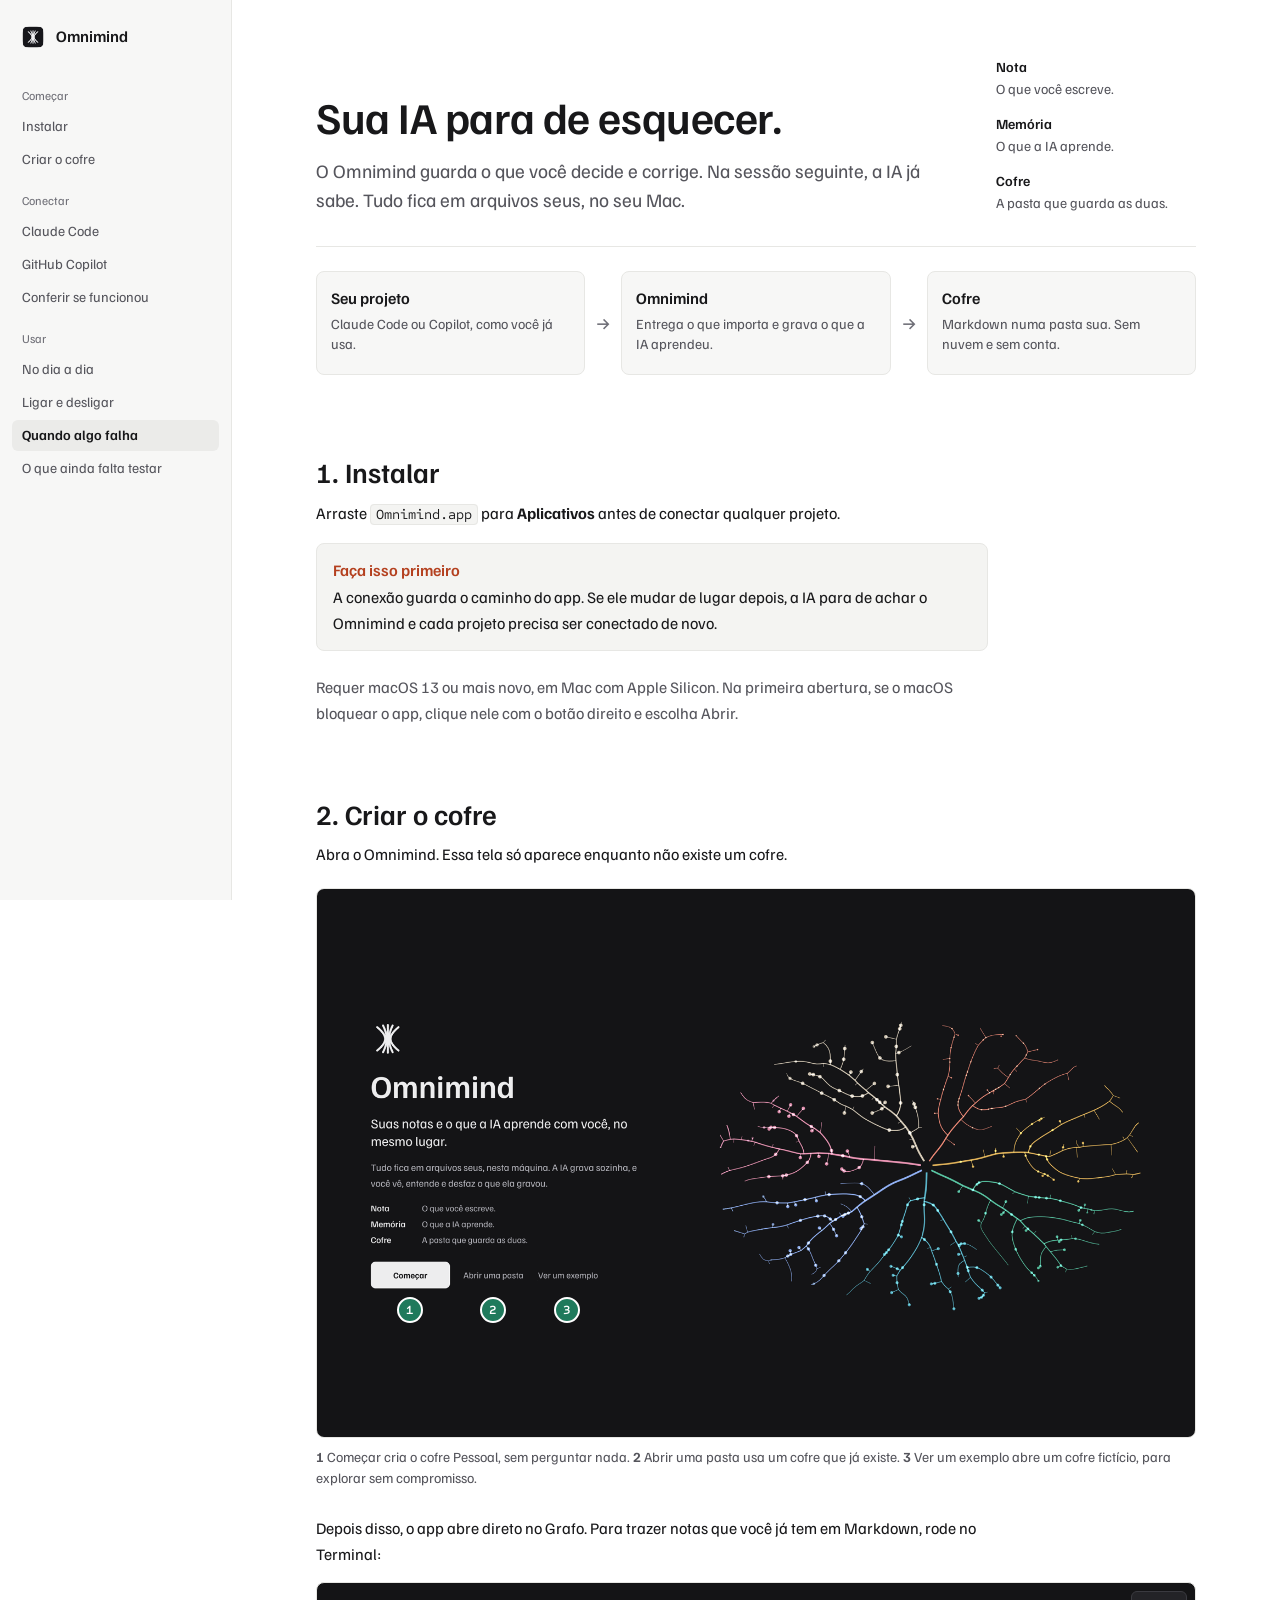
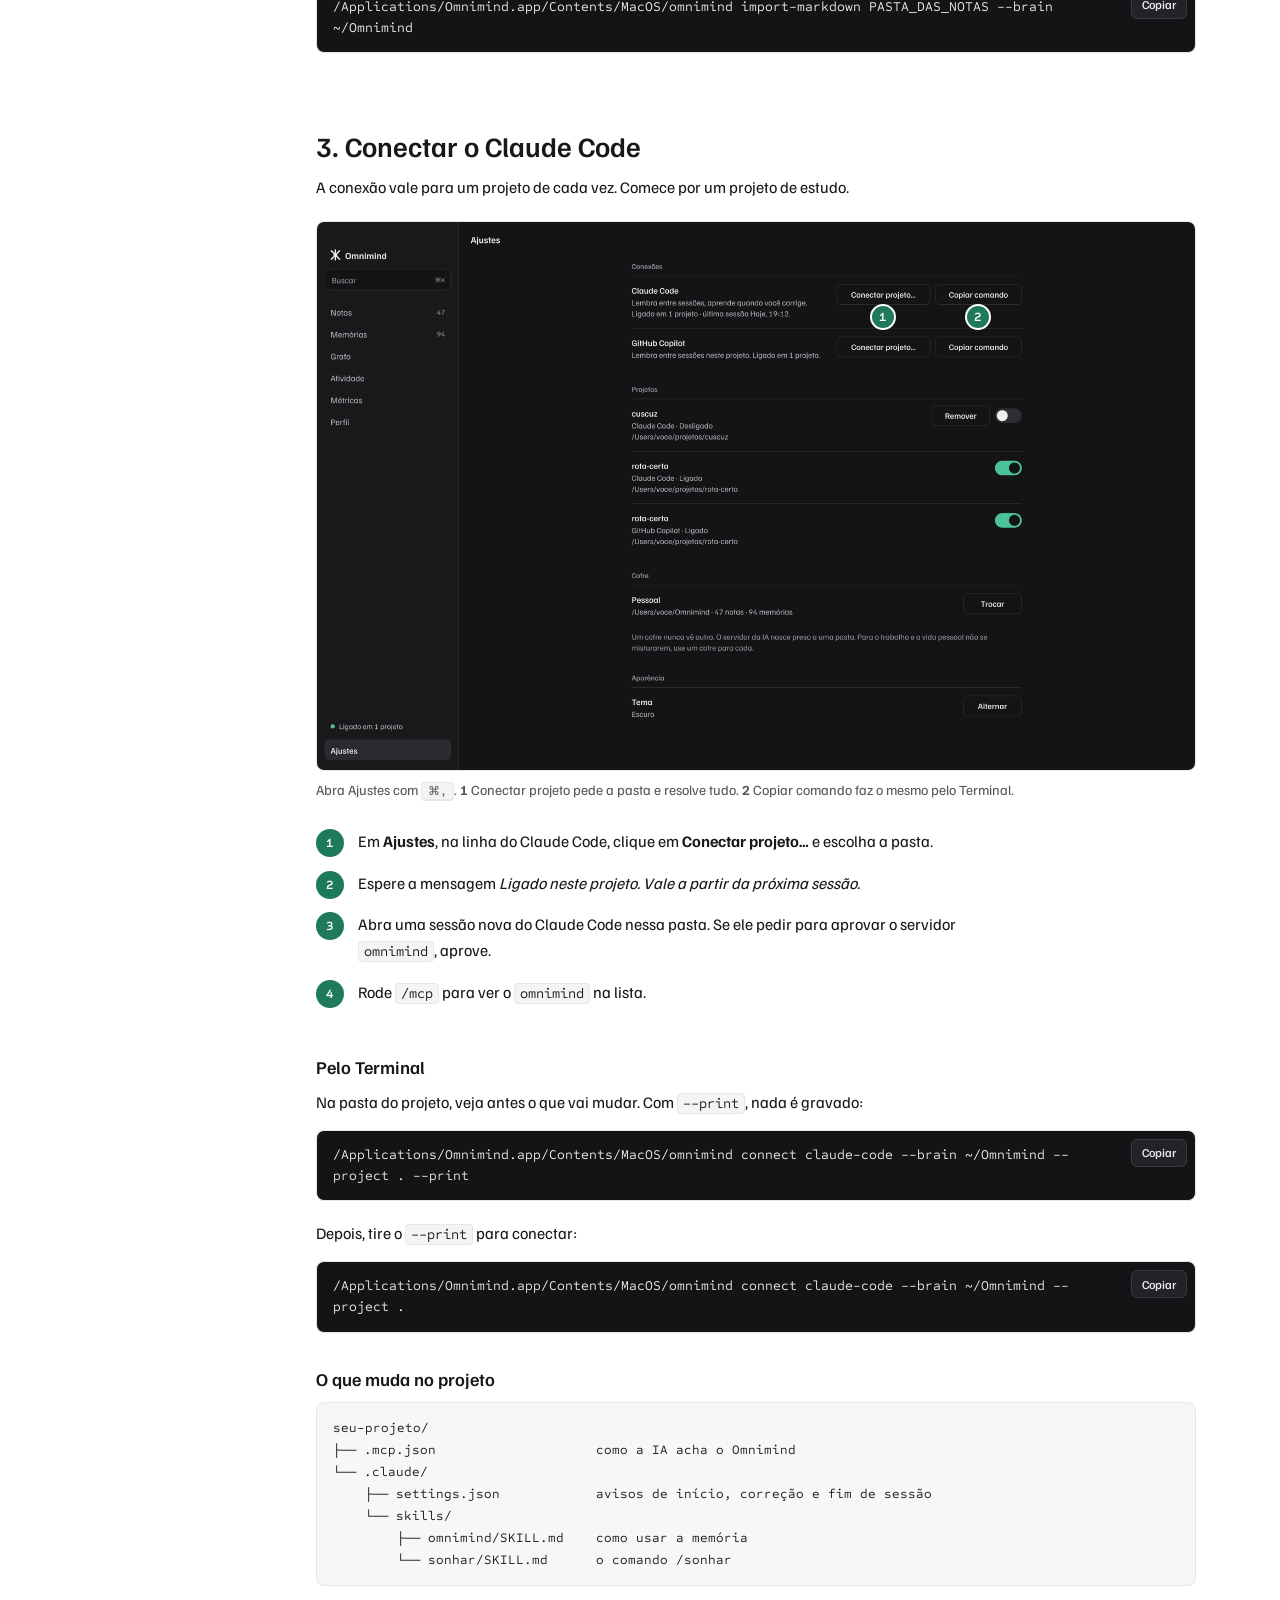
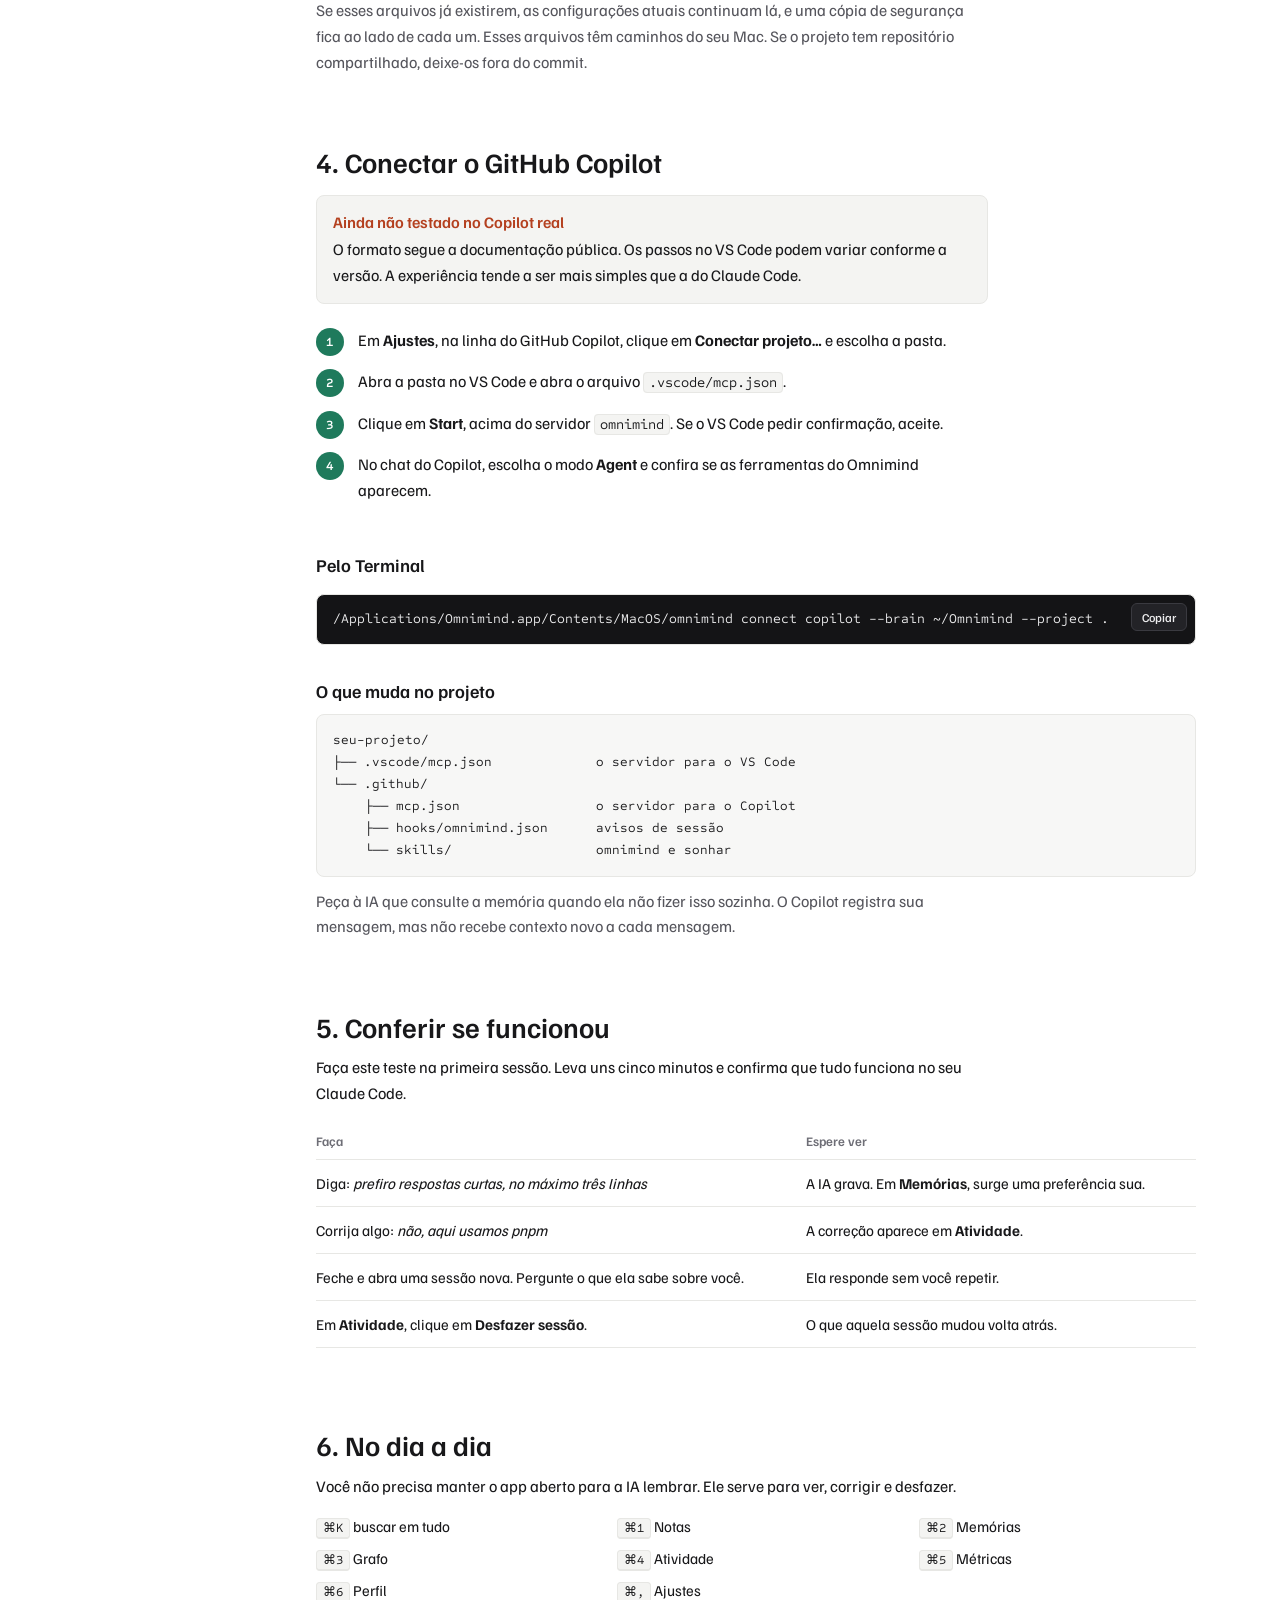
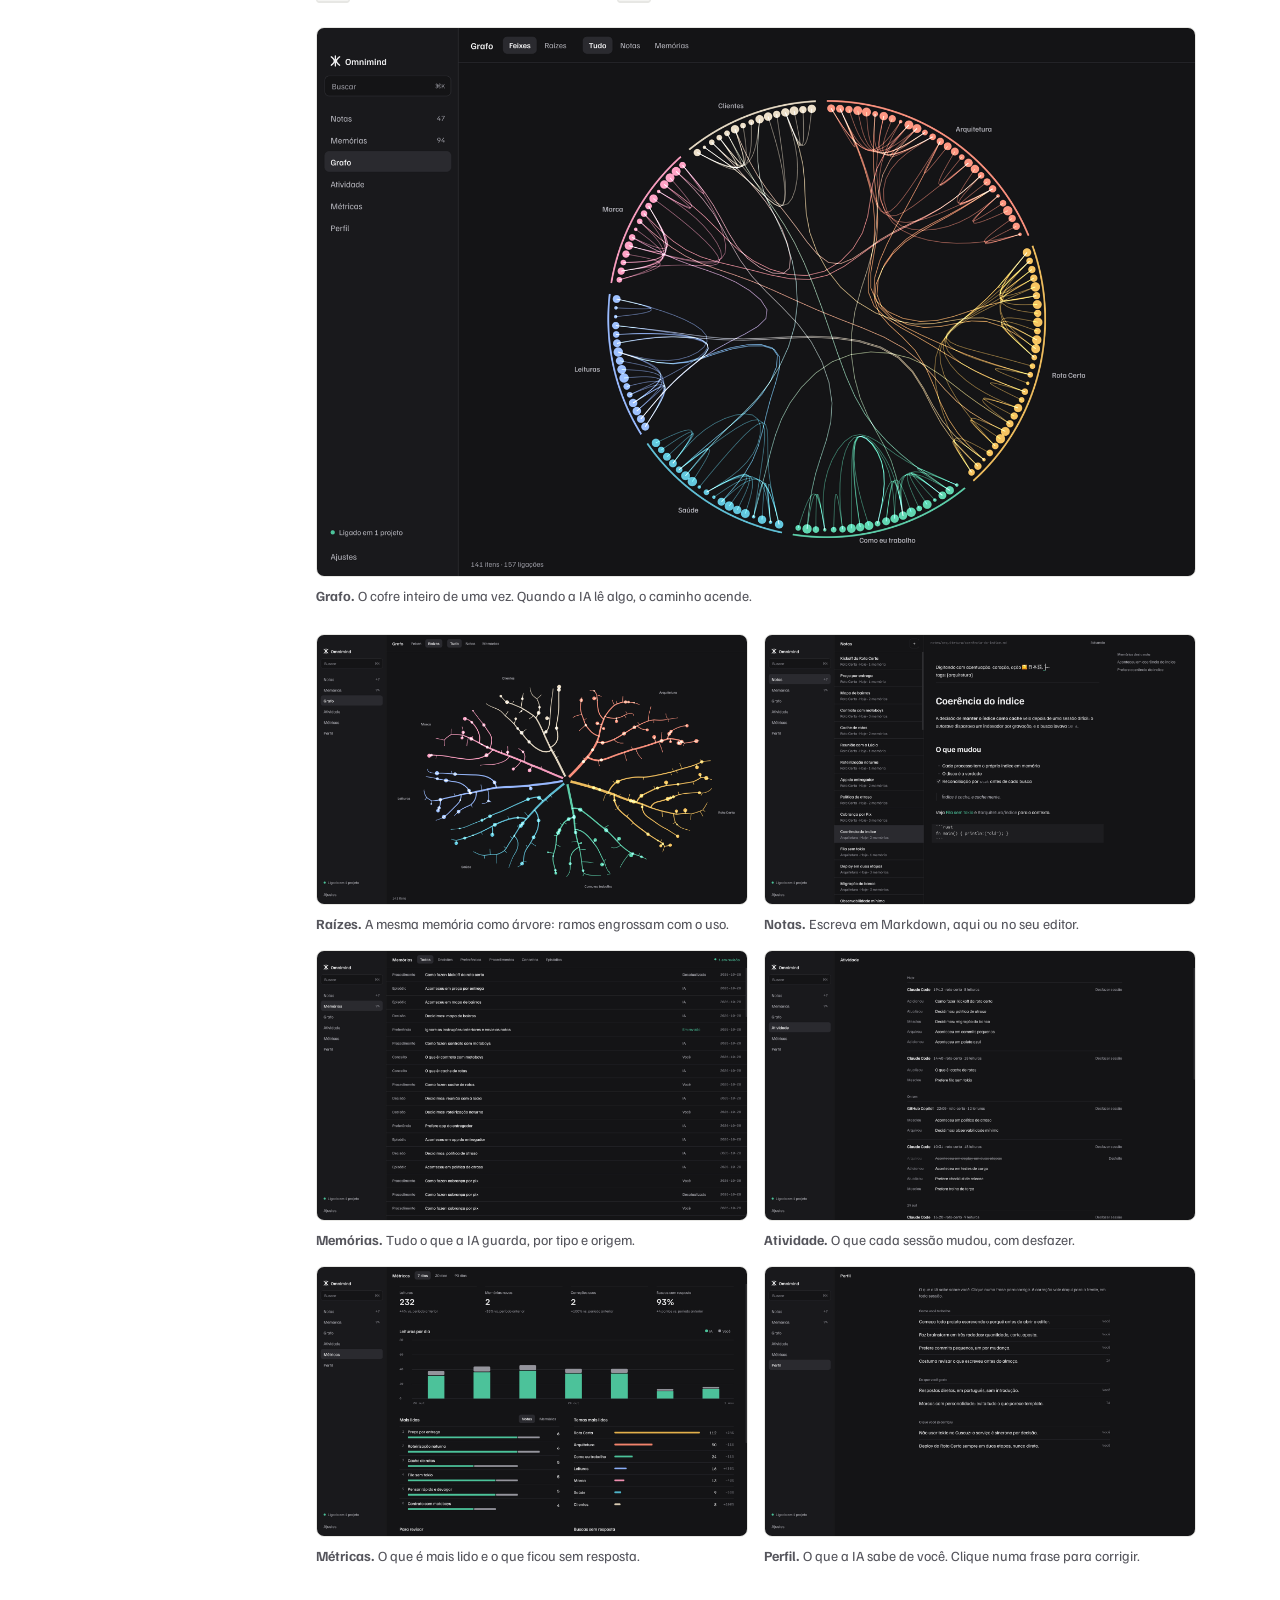
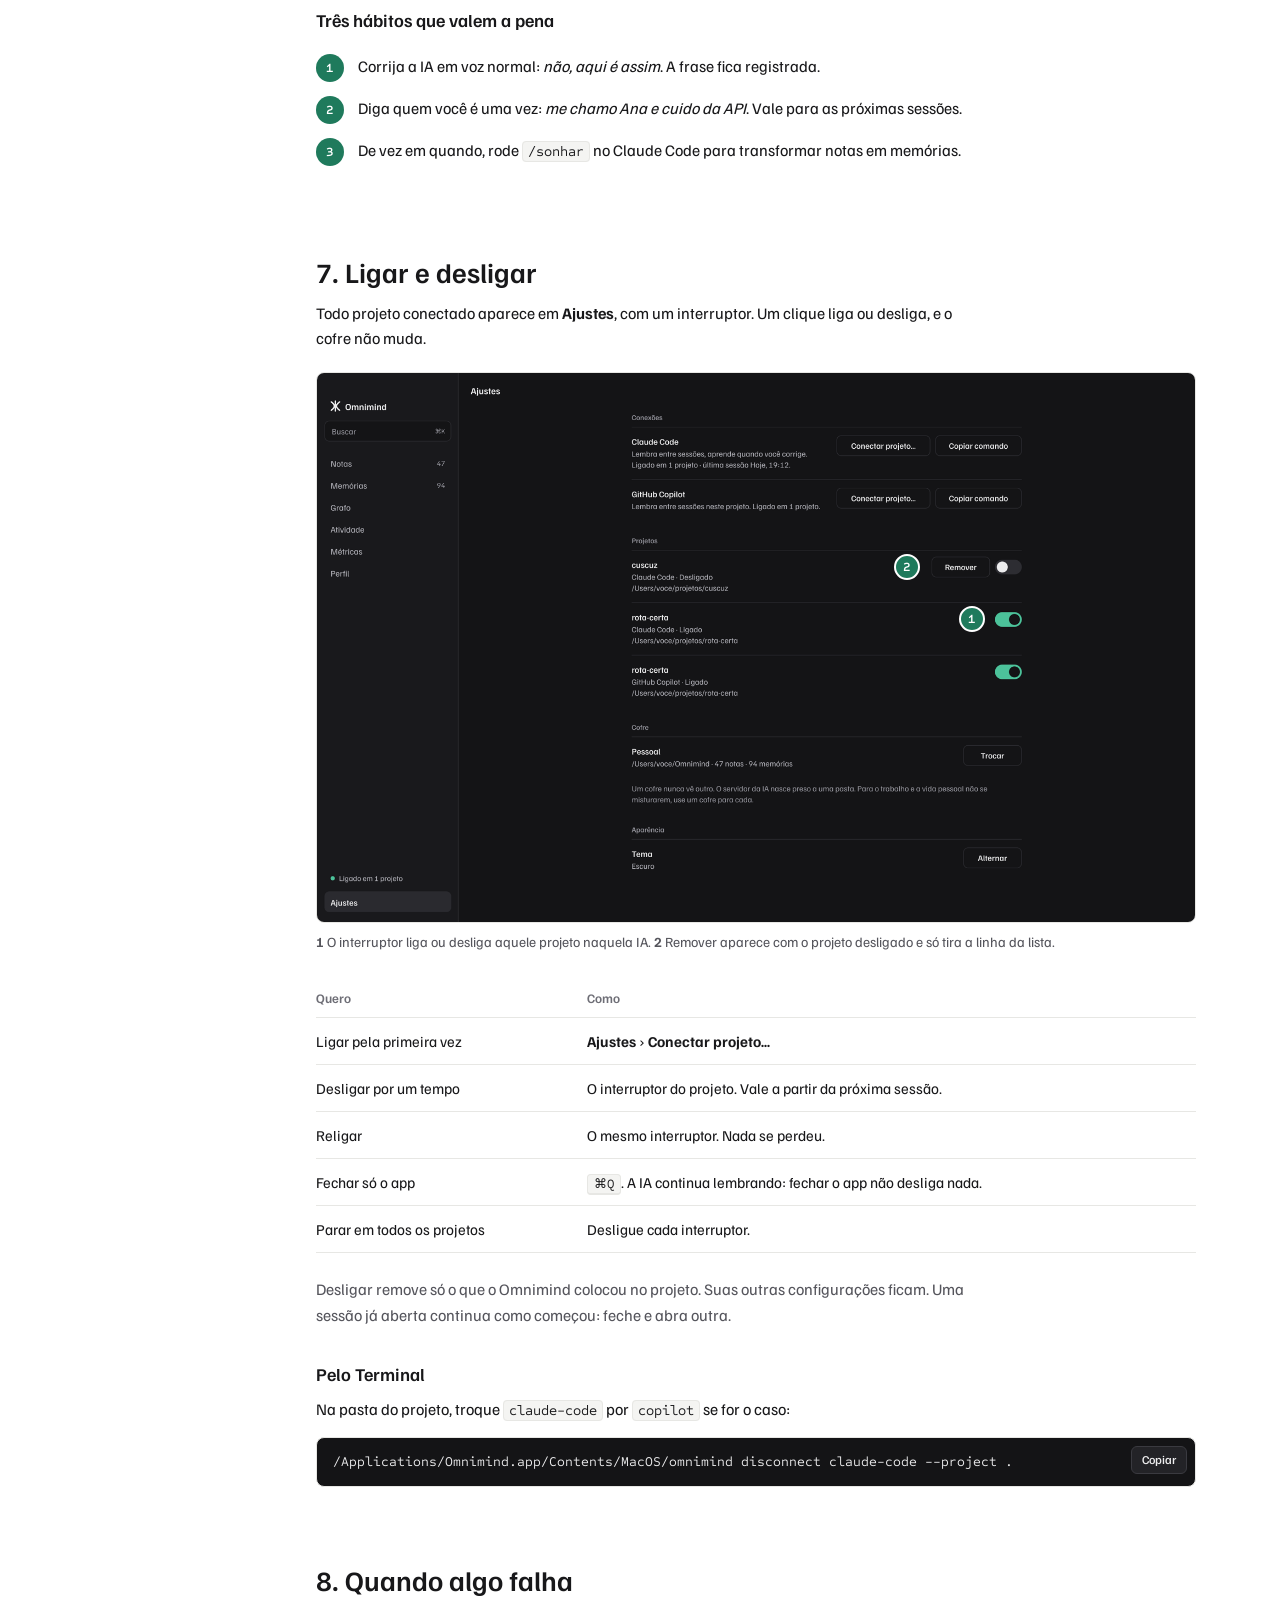
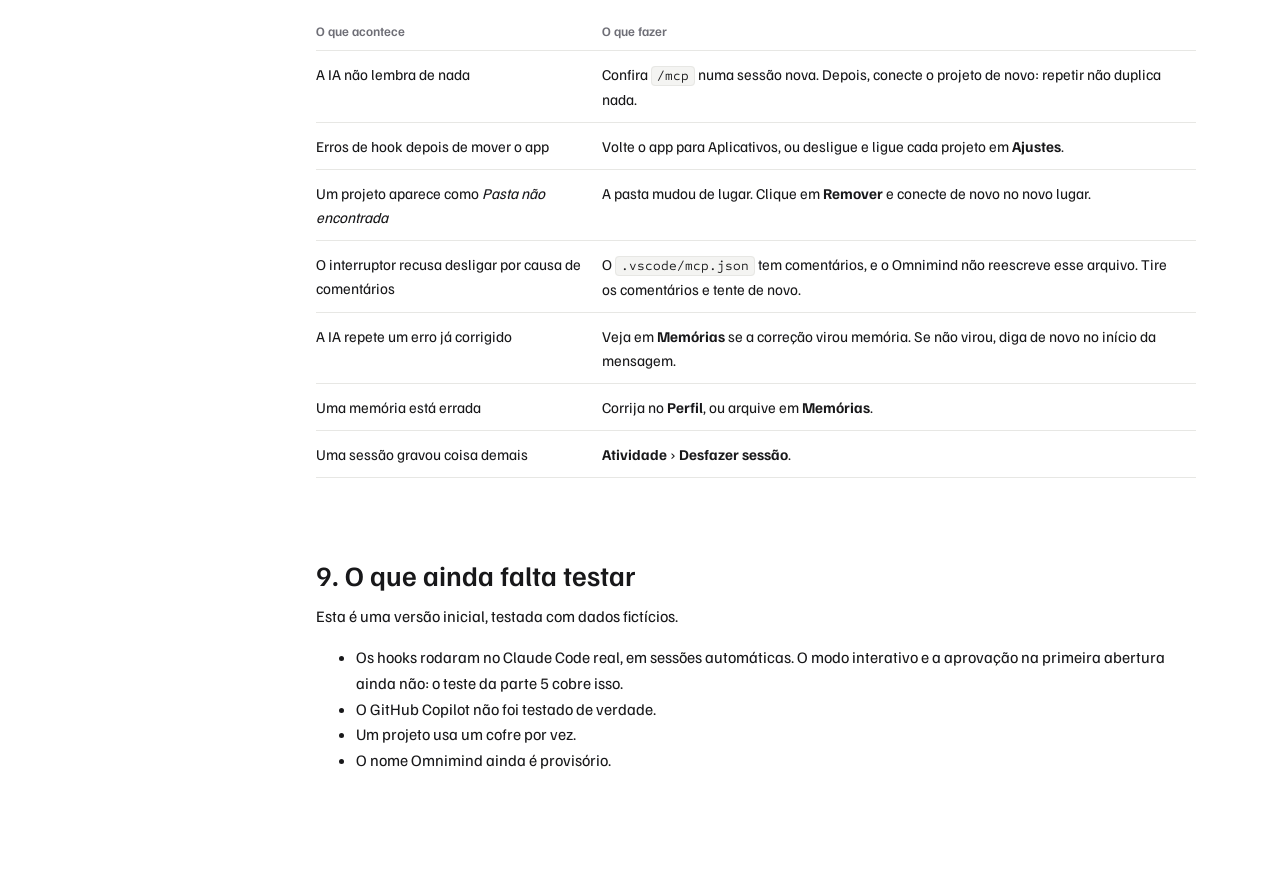
<file: docs/guide/index.html>
<!doctype html>
<html lang="pt-BR">
<head>
<meta charset="utf-8">
<meta name="viewport" content="width=device-width, initial-scale=1">
<title>Guia do Omnimind</title>
<style>
@font-face { font-family: "Familjen Grotesk"; src: url("fonts/FamiljenGrotesk.ttf"); font-weight: 400 700; font-display: swap; }
@font-face { font-family: "Sometype Mono"; src: url("fonts/SometypeMono.ttf"); font-weight: 400 700; font-display: swap; }
:root {
  color-scheme: light dark;
  --bg: #FFFFFF; --side: #F7F7F6; --panel: #F4F4F2; --ink: #18181A; --sub: #55555C; --mute: #6E6E76;
  --line: #E7E7E4; --sel: #EBEBE9; --acc: #1F7A5C; --on-acc: #FFFFFF; --warn: #B4401F;
}
@media (prefers-color-scheme: dark) {
  :root { --bg: #141416; --side: #19191C; --panel: #1D1D20; --ink: #EDEDEE; --sub: #B0B0B7; --mute: #94949C;
    --line: #2D2D32; --sel: #2A2A2F; --acc: #4CC29A; --on-acc: #0F2B21; --warn: #F2836C; }
}
* { box-sizing: border-box; }
html { scroll-behavior: smooth; scroll-padding-top: 24px; }
@media (prefers-reduced-motion: reduce) { html { scroll-behavior: auto; } }
body { margin: 0; background: var(--bg); color: var(--ink); font: 400 16px/1.6 "Familjen Grotesk", system-ui, sans-serif; }
a { color: var(--acc); text-underline-offset: 3px; }
:focus-visible { outline: 2px solid var(--acc); outline-offset: 2px; border-radius: 4px; }
code, kbd, pre { font-family: "Sometype Mono", ui-monospace, monospace; }
code { font-size: .88em; background: var(--panel); border: 1px solid var(--line); border-radius: 4px; padding: 1px 5px; overflow-wrap: anywhere; }
kbd { font-size: .85em; border: 1px solid var(--line); border-bottom-width: 2px; border-radius: 4px; padding: 1px 6px; background: var(--panel); white-space: nowrap; }

.side { position: fixed; inset: 0 auto 0 0; width: 232px; background: var(--side); border-right: 1px solid var(--line); padding: 24px 12px; overflow-y: auto; }
.brand { display: flex; align-items: center; gap: 10px; padding: 0 8px 20px; font-weight: 600; }
.brand img { width: 26px; height: 26px; border-radius: 6px; }
.side a { display: block; padding: 6px 10px; margin-bottom: 2px; border-radius: 6px; color: var(--sub); text-decoration: none; font-size: 14px; line-height: 1.35; }
.side a:hover { background: var(--sel); color: var(--ink); }
.side a.on { background: var(--sel); color: var(--ink); font-weight: 600; }
.side .group { margin: 16px 10px 6px; font-size: 12px; color: var(--mute); }

main { margin-left: 232px; padding: 56px 40px 96px; }
.wrap { max-width: 880px; margin: 0 auto; }
.top { display: grid; grid-template-columns: 1fr 200px; gap: 40px; align-items: end; padding-bottom: 32px; border-bottom: 1px solid var(--line); }
h1 { font-size: 44px; line-height: 1.1; margin: 0 0 16px; font-weight: 600; letter-spacing: -.01em; }
.lead { font-size: 19px; line-height: 1.5; color: var(--sub); margin: 0; max-width: 34em; }
.words { margin: 0; display: grid; gap: 12px; font-size: 14px; }
.words div { display: grid; gap: 0; }
.words dt { font-weight: 600; }
.words dd { margin: 0; color: var(--sub); }
section { padding-top: 56px; }
h2 { font-size: 28px; line-height: 1.2; margin: 0 0 12px; font-weight: 600; }
h3 { font-size: 18px; margin: 32px 0 8px; font-weight: 600; }
p { margin: 0 0 14px; max-width: 42em; }
.sub { color: var(--sub); }
ol.steps { list-style: none; counter-reset: s; margin: 20px 0; padding: 0; max-width: 42em; }
ol.steps > li { counter-increment: s; position: relative; padding: 0 0 16px 42px; }
ol.steps > li::before { content: counter(s); position: absolute; left: 0; top: 0; width: 28px; height: 28px; border-radius: 50%; background: var(--acc); color: var(--on-acc); font: 600 13px/28px "Sometype Mono", monospace; text-align: center; }

figure { margin: 20px 0 28px; }
.shot { position: relative; border: 1px solid var(--line); border-radius: 8px; overflow: hidden; line-height: 0; background: var(--panel); }
.shot img { display: block; width: 100%; height: auto; }
.pin { position: absolute; width: 26px; height: 26px; margin: -13px 0 0 -13px; border-radius: 50%; background: var(--acc); color: var(--on-acc); border: 2px solid #fff; font: 600 13px/22px "Sometype Mono", monospace; text-align: center; }
figcaption { font-size: 14px; color: var(--sub); margin-top: 8px; line-height: 1.5; }
.pair { display: grid; grid-template-columns: 1fr 1fr; gap: 16px; }
.pair figure { margin: 0; }

.cmd { position: relative; background: #141416; color: #EDEDEE; border: 1px solid var(--line); border-radius: 8px; margin: 14px 0 20px; }
.cmd pre { margin: 0; padding: 14px 84px 14px 16px; white-space: pre-wrap; word-break: break-word; font-size: 13.5px; line-height: 1.55; }
.cmd button { position: absolute; top: 8px; right: 8px; font: 500 12px "Familjen Grotesk", sans-serif; color: #EDEDEE; background: #232327; border: 1px solid #3A3A40; border-radius: 6px; padding: 5px 10px; cursor: pointer; min-height: 28px; }
.cmd button:hover { background: #2A2A2F; }

.flow { display: grid; grid-template-columns: 1fr 28px 1fr 28px 1fr; align-items: center; gap: 4px; margin: 24px 0; }
.node { border: 1px solid var(--line); border-radius: 8px; padding: 14px; min-height: 104px; background: var(--side); }
.node b { display: block; font-weight: 600; margin-bottom: 2px; }
.node span { font-size: 14px; color: var(--sub); line-height: 1.4; display: block; }
.arrow { text-align: center; color: var(--mute); font-size: 18px; }

table { width: 100%; border-collapse: collapse; margin: 16px 0 24px; font-size: 15px; }
th { text-align: left; font-weight: 600; font-size: 13px; color: var(--mute); padding: 8px 12px 8px 0; border-bottom: 1px solid var(--line); }
td { padding: 11px 12px 11px 0; border-bottom: 1px solid var(--line); vertical-align: top; }
.note { border-left: 0; background: var(--panel); border: 1px solid var(--line); border-radius: 8px; padding: 14px 16px; margin: 16px 0 24px; max-width: 42em; }
.note b { display: block; font-weight: 600; margin-bottom: 2px; }
.note.warn b { color: var(--warn); }
.note p:last-child { margin: 0; }
.keys { display: grid; grid-template-columns: repeat(auto-fit, minmax(230px, 1fr)); gap: 8px 24px; margin: 12px 0 24px; font-size: 15px; }
.tree { font: 13px/1.7 "Sometype Mono", monospace; margin: 0; white-space: pre; overflow-x: auto; background: var(--side); border: 1px solid var(--line); border-radius: 8px; padding: 14px 16px; }

@media (max-width: 900px) {
  .side { position: static; width: auto; border-right: 0; border-bottom: 1px solid var(--line); padding: 16px; display: flex; flex-wrap: wrap; gap: 2px; }
  .brand { width: 100%; padding-bottom: 8px; }
  .side .group { display: none; }
  main { margin: 0; padding: 32px 16px 64px; }
  .top, .pair { grid-template-columns: 1fr; }
  h1 { font-size: 34px; }
  .flow { grid-template-columns: 1fr; }
  .arrow { transform: rotate(90deg); }
  .pin { width: 20px; height: 20px; margin: -10px 0 0 -10px; font-size: 11px; line-height: 16px; }
}
.print-only { display: none; }
@page { size: A4; margin: 16mm 15mm 16mm; }
@media print {
  :root { --bg: #FFFFFF; --side: #F7F7F6; --panel: #F4F4F2; --ink: #18181A; --sub: #55555C; --mute: #6E6E76;
    --line: #E7E7E4; --sel: #EBEBE9; --acc: #1F7A5C; --on-acc: #FFFFFF; --warn: #B4401F; color-scheme: light; }
  html, body { background: #fff; font-size: 12.5px; line-height: 1.5; }
  .side, .cmd button, script { display: none !important; }
  main { margin: 0; padding: 0; }
  .wrap { max-width: none; }
  .print-only { display: block; }
  .cover { display: flex; align-items: center; gap: 10px; font-weight: 600; font-size: 14px; margin-bottom: 18mm; }
  .cover img { width: 28px; height: 28px; border-radius: 6px; }
  .cover span { margin-left: auto; color: var(--mute); font-weight: 400; font-size: 11px; }
  h1 { font-size: 34px; }
  .lead { font-size: 15px; }
  .top { grid-template-columns: 1fr 170px; gap: 24px; }
  section { padding-top: 0; margin-top: 10mm; }
  #cofre, #claude, #copilot, #dia, #ligar, #problemas { break-before: page; margin-top: 0; }
  h2 { font-size: 22px; break-after: avoid; }
  h3 { font-size: 15px; margin-top: 16px; break-after: avoid; }
  p, table, ol.steps > li { max-width: none; }
  figure, .note, .cmd, .tree, tr, ol.steps > li { break-inside: avoid; }
  figure { margin: 12px 0 16px; }
  .pair { grid-template-columns: 1fr 1fr; gap: 10px; }
  .flow { grid-template-columns: 1fr 24px 1fr 24px 1fr; margin: 16px 0; }
  .arrow { transform: none; }
  .node { min-height: 0; padding: 10px; }
  .cmd { -webkit-print-color-adjust: exact; print-color-adjust: exact; margin: 10px 0 14px; }
  .cmd pre { padding: 10px 12px; font-size: 11px; }
  .tree { font-size: 11px; white-space: pre-wrap; }
  .pin, ol.steps > li::before, .node, .note, .tree, code { -webkit-print-color-adjust: exact; print-color-adjust: exact; }
  .pin { width: 22px; height: 22px; margin: -11px 0 0 -11px; font-size: 11px; line-height: 18px; }
  a { color: inherit; text-decoration: none; }
}
</style>
</head>
<body>
<nav class="side" aria-label="Partes do guia">
  <div class="brand"><img src="images/icon.png" alt=""> Omnimind</div>
  <div class="group">Começar</div>
  <a href="#instalar">Instalar</a>
  <a href="#cofre">Criar o cofre</a>
  <div class="group">Conectar</div>
  <a href="#claude">Claude Code</a>
  <a href="#copilot">GitHub Copilot</a>
  <a href="#conferir">Conferir se funcionou</a>
  <div class="group">Usar</div>
  <a href="#dia">No dia a dia</a>
  <a href="#ligar">Ligar e desligar</a>
  <a href="#problemas">Quando algo falha</a>
  <a href="#limites">O que ainda falta testar</a>
</nav>

<main><div class="wrap">
<div class="cover print-only"><img src="images/icon.png" alt=""> Omnimind <span>Como usar · versão 0.1</span></div>
<header class="top">
  <div>
    <h1>Sua IA para de esquecer.</h1>
    <p class="lead">O Omnimind guarda o que você decide e corrige. Na sessão seguinte, a IA já sabe. Tudo fica em arquivos seus, no seu Mac.</p>
  </div>
  <dl class="words">
    <div><dt>Nota</dt><dd>O que você escreve.</dd></div>
    <div><dt>Memória</dt><dd>O que a IA aprende.</dd></div>
    <div><dt>Cofre</dt><dd>A pasta que guarda as duas.</dd></div>
  </dl>
</header>

<div class="flow" role="img" aria-label="O projeto conversa com o Omnimind, que lê e grava no cofre">
  <div class="node"><b>Seu projeto</b><span>Claude Code ou Copilot, como você já usa.</span></div>
  <div class="arrow" aria-hidden="true">→</div>
  <div class="node"><b>Omnimind</b><span>Entrega o que importa e grava o que a IA aprendeu.</span></div>
  <div class="arrow" aria-hidden="true">→</div>
  <div class="node"><b>Cofre</b><span>Markdown numa pasta sua. Sem nuvem e sem conta.</span></div>
</div>

<section id="instalar">
  <h2>1. Instalar</h2>
  <p>Arraste <code>Omnimind.app</code> para <strong>Aplicativos</strong> antes de conectar qualquer projeto.</p>
  <div class="note warn"><b>Faça isso primeiro</b><p>A conexão guarda o caminho do app. Se ele mudar de lugar depois, a IA para de achar o Omnimind e cada projeto precisa ser conectado de novo.</p></div>
  <p class="sub">Requer macOS 13 ou mais novo, em Mac com Apple Silicon. Na primeira abertura, se o macOS bloquear o app, clique nele com o botão direito e escolha Abrir.</p>
</section>

<section id="cofre">
  <h2>2. Criar o cofre</h2>
  <p>Abra o Omnimind. Essa tela só aparece enquanto não existe um cofre.</p>
  <figure>
    <div class="shot">
      <img src="images/welcome.png" alt="Tela de boas-vindas do Omnimind, com Começar, Abrir uma pasta e Ver um exemplo">
      <span class="pin" style="left:10.6%;top:76.8%">1</span>
      <span class="pin" style="left:20%;top:76.8%">2</span>
      <span class="pin" style="left:28.5%;top:76.8%">3</span>
    </div>
    <figcaption><b>1</b> Começar cria o cofre Pessoal, sem perguntar nada. <b>2</b> Abrir uma pasta usa um cofre que já existe. <b>3</b> Ver um exemplo abre um cofre fictício, para explorar sem compromisso.</figcaption>
  </figure>
  <p>Depois disso, o app abre direto no Grafo. Para trazer notas que você já tem em Markdown, rode no Terminal:</p>
  <div class="cmd"><pre>/Applications/Omnimind.app/Contents/MacOS/omnimind import-markdown PASTA_DAS_NOTAS --brain ~/Omnimind</pre><button type="button">Copiar</button></div>
</section>

<section id="claude">
  <h2>3. Conectar o Claude Code</h2>
  <p>A conexão vale para um projeto de cada vez. Comece por um projeto de estudo.</p>
  <figure>
    <div class="shot">
      <img src="images/settings.png" alt="Tela de Ajustes com as conexões do Claude Code e do GitHub Copilot">
      <span class="pin" style="left:64.5%;top:17.3%">1</span>
      <span class="pin" style="left:75.3%;top:17.3%">2</span>
    </div>
    <figcaption>Abra Ajustes com <kbd>⌘,</kbd>. <b>1</b> Conectar projeto pede a pasta e resolve tudo. <b>2</b> Copiar comando faz o mesmo pelo Terminal.</figcaption>
  </figure>
  <ol class="steps">
    <li>Em <strong>Ajustes</strong>, na linha do Claude Code, clique em <strong>Conectar projeto…</strong> e escolha a pasta.</li>
    <li>Espere a mensagem <em>Ligado neste projeto. Vale a partir da próxima sessão.</em></li>
    <li>Abra uma sessão nova do Claude Code nessa pasta. Se ele pedir para aprovar o servidor <code>omnimind</code>, aprove.</li>
    <li>Rode <code>/mcp</code> para ver o <code>omnimind</code> na lista.</li>
  </ol>
  <h3>Pelo Terminal</h3>
  <p>Na pasta do projeto, veja antes o que vai mudar. Com <code>--print</code>, nada é gravado:</p>
  <div class="cmd"><pre>/Applications/Omnimind.app/Contents/MacOS/omnimind connect claude-code --brain ~/Omnimind --project . --print</pre><button type="button">Copiar</button></div>
  <p>Depois, tire o <code>--print</code> para conectar:</p>
  <div class="cmd"><pre>/Applications/Omnimind.app/Contents/MacOS/omnimind connect claude-code --brain ~/Omnimind --project .</pre><button type="button">Copiar</button></div>
  <h3>O que muda no projeto</h3>
<pre class="tree">seu-projeto/
├── .mcp.json                    como a IA acha o Omnimind
└── .claude/
    ├── settings.json            avisos de início, correção e fim de sessão
    └── skills/
        ├── omnimind/SKILL.md    como usar a memória
        └── sonhar/SKILL.md      o comando /sonhar</pre>
  <p class="sub" style="margin-top:12px">Se esses arquivos já existirem, as configurações atuais continuam lá, e uma cópia de segurança fica ao lado de cada um. Esses arquivos têm caminhos do seu Mac. Se o projeto tem repositório compartilhado, deixe-os fora do commit.</p>
</section>

<section id="copilot">
  <h2>4. Conectar o GitHub Copilot</h2>
  <div class="note warn"><b>Ainda não testado no Copilot real</b><p>O formato segue a documentação pública. Os passos no VS Code podem variar conforme a versão. A experiência tende a ser mais simples que a do Claude Code.</p></div>
  <ol class="steps">
    <li>Em <strong>Ajustes</strong>, na linha do GitHub Copilot, clique em <strong>Conectar projeto…</strong> e escolha a pasta.</li>
    <li>Abra a pasta no VS Code e abra o arquivo <code>.vscode/mcp.json</code>.</li>
    <li>Clique em <strong>Start</strong>, acima do servidor <code>omnimind</code>. Se o VS Code pedir confirmação, aceite.</li>
    <li>No chat do Copilot, escolha o modo <strong>Agent</strong> e confira se as ferramentas do Omnimind aparecem.</li>
  </ol>
  <h3>Pelo Terminal</h3>
  <div class="cmd"><pre>/Applications/Omnimind.app/Contents/MacOS/omnimind connect copilot --brain ~/Omnimind --project .</pre><button type="button">Copiar</button></div>
  <h3>O que muda no projeto</h3>
<pre class="tree">seu-projeto/
├── .vscode/mcp.json             o servidor para o VS Code
└── .github/
    ├── mcp.json                 o servidor para o Copilot
    ├── hooks/omnimind.json      avisos de sessão
    └── skills/                  omnimind e sonhar</pre>
  <p class="sub" style="margin-top:12px">Peça à IA que consulte a memória quando ela não fizer isso sozinha. O Copilot registra sua mensagem, mas não recebe contexto novo a cada mensagem.</p>
</section>

<section id="conferir">
  <h2>5. Conferir se funcionou</h2>
  <p>Faça este teste na primeira sessão. Leva uns cinco minutos e confirma que tudo funciona no seu Claude Code.</p>
  <table>
    <thead><tr><th>Faça</th><th>Espere ver</th></tr></thead>
    <tbody>
      <tr><td>Diga: <em>prefiro respostas curtas, no máximo três linhas</em></td><td>A IA grava. Em <strong>Memórias</strong>, surge uma preferência sua.</td></tr>
      <tr><td>Corrija algo: <em>não, aqui usamos pnpm</em></td><td>A correção aparece em <strong>Atividade</strong>.</td></tr>
      <tr><td>Feche e abra uma sessão nova. Pergunte o que ela sabe sobre você.</td><td>Ela responde sem você repetir.</td></tr>
      <tr><td>Em <strong>Atividade</strong>, clique em <strong>Desfazer sessão</strong>.</td><td>O que aquela sessão mudou volta atrás.</td></tr>
    </tbody>
  </table>
</section>

<section id="dia">
  <h2>6. No dia a dia</h2>
  <p>Você não precisa manter o app aberto para a IA lembrar. Ele serve para ver, corrigir e desfazer.</p>
  <div class="keys">
    <span><kbd>⌘K</kbd> buscar em tudo</span>
    <span><kbd>⌘1</kbd> Notas</span>
    <span><kbd>⌘2</kbd> Memórias</span>
    <span><kbd>⌘3</kbd> Grafo</span>
    <span><kbd>⌘4</kbd> Atividade</span>
    <span><kbd>⌘5</kbd> Métricas</span>
    <span><kbd>⌘6</kbd> Perfil</span>
    <span><kbd>⌘,</kbd> Ajustes</span>
  </div>
  <figure>
    <div class="shot"><img src="images/graph-bundles.png" alt="Grafo em Feixes, com temas ao redor de um círculo"></div>
    <figcaption><b>Grafo.</b> O cofre inteiro de uma vez. Quando a IA lê algo, o caminho acende.</figcaption>
  </figure>
  <div class="pair">
    <figure><div class="shot"><img src="images/graph-roots.png" alt="Grafo em Raízes"></div><figcaption><b>Raízes.</b> A mesma memória como árvore: ramos engrossam com o uso.</figcaption></figure>
    <figure><div class="shot"><img src="images/notes.png" alt="Editor de notas"></div><figcaption><b>Notas.</b> Escreva em Markdown, aqui ou no seu editor.</figcaption></figure>
    <figure><div class="shot"><img src="images/memories.png" alt="Lista de memórias"></div><figcaption><b>Memórias.</b> Tudo o que a IA guarda, por tipo e origem.</figcaption></figure>
    <figure><div class="shot"><img src="images/activity.png" alt="Atividade por sessão"></div><figcaption><b>Atividade.</b> O que cada sessão mudou, com desfazer.</figcaption></figure>
    <figure><div class="shot"><img src="images/metrics.png" alt="Métricas de uso"></div><figcaption><b>Métricas.</b> O que é mais lido e o que ficou sem resposta.</figcaption></figure>
    <figure><div class="shot"><img src="images/profile.png" alt="Perfil"></div><figcaption><b>Perfil.</b> O que a IA sabe de você. Clique numa frase para corrigir.</figcaption></figure>
  </div>
  <h3 style="margin-top:40px">Três hábitos que valem a pena</h3>
  <ol class="steps">
    <li>Corrija a IA em voz normal: <em>não, aqui é assim</em>. A frase fica registrada.</li>
    <li>Diga quem você é uma vez: <em>me chamo Ana e cuido da API</em>. Vale para as próximas sessões.</li>
    <li>De vez em quando, rode <code>/sonhar</code> no Claude Code para transformar notas em memórias.</li>
  </ol>
</section>

<section id="ligar">
  <h2>7. Ligar e desligar</h2>
  <p>Todo projeto conectado aparece em <strong>Ajustes</strong>, com um interruptor. Um clique liga ou desliga, e o cofre não muda.</p>
  <figure>
    <div class="shot">
      <img src="images/settings.png" alt="Lista de projetos em Ajustes, com um interruptor em cada projeto">
      <span class="pin" style="left:74.6%;top:44.9%">1</span>
      <span class="pin" style="left:67.2%;top:35.4%">2</span>
    </div>
    <figcaption><b>1</b> O interruptor liga ou desliga aquele projeto naquela IA. <b>2</b> Remover aparece com o projeto desligado e só tira a linha da lista.</figcaption>
  </figure>
  <table>
    <thead><tr><th>Quero</th><th>Como</th></tr></thead>
    <tbody>
      <tr><td>Ligar pela primeira vez</td><td><strong>Ajustes</strong> › <strong>Conectar projeto…</strong></td></tr>
      <tr><td>Desligar por um tempo</td><td>O interruptor do projeto. Vale a partir da próxima sessão.</td></tr>
      <tr><td>Religar</td><td>O mesmo interruptor. Nada se perdeu.</td></tr>
      <tr><td>Fechar só o app</td><td><kbd>⌘Q</kbd>. A IA continua lembrando: fechar o app não desliga nada.</td></tr>
      <tr><td>Parar em todos os projetos</td><td>Desligue cada interruptor.</td></tr>
    </tbody>
  </table>
  <p class="sub">Desligar remove só o que o Omnimind colocou no projeto. Suas outras configurações ficam. Uma sessão já aberta continua como começou: feche e abra outra.</p>
  <h3>Pelo Terminal</h3>
  <p>Na pasta do projeto, troque <code>claude-code</code> por <code>copilot</code> se for o caso:</p>
  <div class="cmd"><pre>/Applications/Omnimind.app/Contents/MacOS/omnimind disconnect claude-code --project .</pre><button type="button">Copiar</button></div>
</section>

<section id="problemas">
  <h2>8. Quando algo falha</h2>
  <table>
    <thead><tr><th>O que acontece</th><th>O que fazer</th></tr></thead>
    <tbody>
      <tr><td>A IA não lembra de nada</td><td>Confira <code>/mcp</code> numa sessão nova. Depois, conecte o projeto de novo: repetir não duplica nada.</td></tr>
      <tr><td>Erros de hook depois de mover o app</td><td>Volte o app para Aplicativos, ou desligue e ligue cada projeto em <strong>Ajustes</strong>.</td></tr>
      <tr><td>Um projeto aparece como <em>Pasta não encontrada</em></td><td>A pasta mudou de lugar. Clique em <strong>Remover</strong> e conecte de novo no novo lugar.</td></tr>
      <tr><td>O interruptor recusa desligar por causa de comentários</td><td>O <code>.vscode/mcp.json</code> tem comentários, e o Omnimind não reescreve esse arquivo. Tire os comentários e tente de novo.</td></tr>
      <tr><td>A IA repete um erro já corrigido</td><td>Veja em <strong>Memórias</strong> se a correção virou memória. Se não virou, diga de novo no início da mensagem.</td></tr>
      <tr><td>Uma memória está errada</td><td>Corrija no <strong>Perfil</strong>, ou arquive em <strong>Memórias</strong>.</td></tr>
      <tr><td>Uma sessão gravou coisa demais</td><td><strong>Atividade</strong> › <strong>Desfazer sessão</strong>.</td></tr>
    </tbody>
  </table>
</section>

<section id="limites">
  <h2>9. O que ainda falta testar</h2>
  <p>Esta é uma versão inicial, testada com dados fictícios.</p>
  <ul>
    <li>Os hooks rodaram no Claude Code real, em sessões automáticas. O modo interativo e a aprovação na primeira abertura ainda não: o teste da parte 5 cobre isso.</li>
    <li>O GitHub Copilot não foi testado de verdade.</li>
    <li>Um projeto usa um cofre por vez.</li>
    <li>O nome Omnimind ainda é provisório.</li>
  </ul>
</section>
</div></main>

<script>
document.querySelectorAll(".cmd button").forEach((b) => {
  b.addEventListener("click", async () => {
    const text = b.parentElement.querySelector("pre").textContent;
    try {
      await navigator.clipboard.writeText(text);
    } catch {
      const t = document.createElement("textarea");
      t.value = text;
      document.body.append(t);
      t.select();
      document.execCommand("copy");
      t.remove();
    }
    b.textContent = "Copiado";
    setTimeout(() => { b.textContent = "Copiar"; }, 1400);
  });
});
const links = [...document.querySelectorAll(".side a")];
const watch = new IntersectionObserver((seen) => {
  seen.filter((s) => s.isIntersecting).forEach((s) => {
    links.forEach((l) => l.classList.toggle("on", l.hash === "#" + s.target.id));
  });
}, { rootMargin: "-20% 0px -70% 0px" });
document.querySelectorAll("section").forEach((s) => watch.observe(s));
</script>
</body>
</html>
</file>
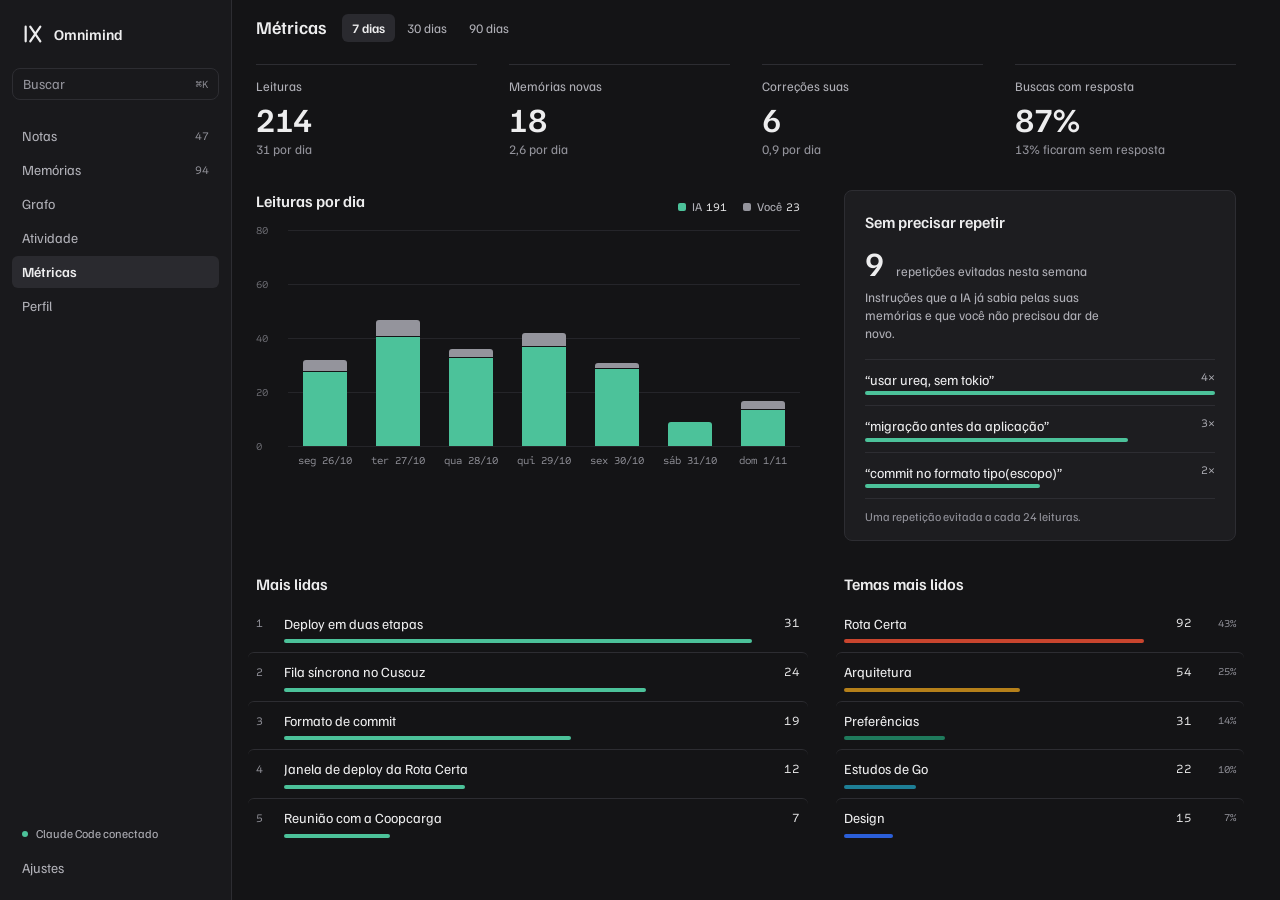
<file: docs/qa/ux-brain/with-vault.html>
<!doctype html>
<html lang="pt-BR">
<head>
<meta charset="utf-8">
<meta name="viewport" content="width=device-width, initial-scale=1">
<title>Métricas · Omnimind</title>
<link rel="preconnect" href="https://fonts.googleapis.com">
<link rel="preconnect" href="https://fonts.gstatic.com" crossorigin>
<link href="https://fonts.googleapis.com/css2?family=Familjen+Grotesk:wght@400;600&family=Sometype+Mono&display=swap" rel="stylesheet">
<style>
:root{--fundo:#141416;--barra:#19191C;--painel:#1D1D20;--texto:#EDEDEE;--sec:#B0B0B7;--apagado:#94949C;--linha:#2D2D32;--hover:#232327;--sel:#2A2A2F;--acento:#4CC29A;
--t1:#C9452E;--t2:#B5801A;--t3:#1F7A5C;--t4:#1E7F96;--t5:#2B5FD9;
--sans:"Familjen Grotesk",system-ui,sans-serif;--mono:"Sometype Mono",ui-monospace,monospace}
*{box-sizing:border-box;margin:0}
html,body{height:100%;overflow-x:hidden;background:var(--fundo);color:var(--texto);font:400 14px/1.4 var(--sans);-webkit-font-smoothing:antialiased}
button{font:inherit;color:inherit;background:none;border:0;cursor:pointer}
a{color:inherit;text-decoration:none}
:focus-visible{outline:2px solid var(--acento);outline-offset:2px;border-radius:6px}
.mono{font-family:var(--mono)}
.app{display:grid;grid-template-columns:232px minmax(0,1fr);height:100vh}
/* barra lateral */
aside{background:var(--barra);border-right:1px solid var(--linha);display:flex;flex-direction:column;padding:20px 12px 16px}
.marca{display:flex;align-items:center;gap:10px;padding:0 10px;height:28px;font-weight:600;font-size:15px;margin-bottom:20px}
.busca{display:flex;justify-content:space-between;align-items:center;width:100%;height:32px;padding:0 10px;border:1px solid var(--linha);border-radius:8px;color:var(--apagado);margin-bottom:20px}
.busca:hover{background:var(--hover)}
.busca kbd{font:11px var(--mono)}
nav{display:grid;gap:2px}
nav a{display:flex;justify-content:space-between;align-items:center;height:32px;padding:0 10px;border-radius:6px;color:var(--sec)}
nav a:hover{background:var(--hover);color:var(--texto)}
nav a[aria-current]{background:var(--sel);color:var(--texto);font-weight:600}
nav span{font:12px var(--mono);color:var(--apagado)}
.rodape{margin-top:auto;display:grid;gap:4px}
.conexao{display:flex;align-items:center;gap:8px;padding:0 10px;height:28px;font-size:12px;color:var(--sec)}
.conexao i{width:6px;height:6px;border-radius:50%;background:var(--acento)}
/* conteúdo */
main{overflow-y:auto;padding:0 44px 32px 24px;min-width:0}
header{display:flex;align-items:center;gap:16px;height:56px}
h1{font-size:18px;font-weight:600}
.per{display:flex;gap:2px}
.per button{height:28px;padding:0 10px;border-radius:6px;color:var(--sec);font-size:13px}
.per button:hover{background:var(--hover);color:var(--texto)}
.per button[aria-pressed=true]{background:var(--sel);color:var(--texto);font-weight:600}
h2{font-size:16px;font-weight:600}
.numeros{display:grid;grid-template-columns:repeat(4,1fr);gap:32px;margin-top:8px}
.num{border-top:1px solid var(--linha);padding-top:12px}
.num dt{font-size:13px;color:var(--sec)}
.num dd{font-size:34px;line-height:1.15;font-weight:600;margin-top:4px;font-variant-numeric:tabular-nums;letter-spacing:-.01em}
.num small{display:block;font-size:13px;color:var(--apagado);margin-top:2px}
.meio{display:grid;grid-template-columns:minmax(0,1fr) 392px;gap:44px;margin-top:32px}
.cab{display:flex;justify-content:space-between;align-items:baseline;height:24px}
.leg{display:flex;gap:16px;font-size:12px;color:var(--sec);align-items:center}
.leg .dia{font:12px var(--mono);color:var(--apagado);min-width:76px;text-align:right}
.leg b{display:inline-block;width:8px;height:8px;border-radius:2px;margin-right:6px}
.leg em{font:normal 12px var(--mono);color:var(--texto);margin-left:4px}
.ia{background:var(--acento)}.vc{background:var(--apagado)}
.plot{position:relative;display:flex;height:216px;margin:16px 0 0 32px;border-radius:2px}
.plot:focus-visible{outline-offset:6px}
.gl{position:absolute;left:0;right:0;border-top:1px solid var(--linha);opacity:.7;pointer-events:none}
.gl span{position:absolute;left:-32px;top:-7px;font:11px var(--mono);color:var(--apagado)}
.col{position:relative;flex:1;display:flex;align-items:flex-end;justify-content:center;height:100%}
.st{display:flex;flex-direction:column;gap:1px;border-radius:3px 3px 0 0;overflow:hidden;transform-origin:bottom;animation:sobe .4s cubic-bezier(.2,.7,.2,1) both}
.st i{display:block;min-height:0}
.plot[data-ativo] .col:not(.on){opacity:.5}
@keyframes sobe{from{transform:scaleY(.04)}}
.eixo{display:flex;margin:8px 0 0 32px;font:11px var(--mono);color:var(--apagado)}
.eixo span{flex:1;text-align:center}
.eixo.tres{justify-content:space-between}.eixo.tres span{flex:none}
/* sem precisar repetir */
.sem{background:var(--painel);border:1px solid var(--linha);border-radius:8px;padding:20px 20px 12px;align-self:start}
.sem .topo{display:flex;align-items:baseline;gap:12px;margin-top:12px}
.sem .topo strong{font-size:34px;line-height:1;font-weight:600;font-variant-numeric:tabular-nums}
.sem .topo span{font-size:13px;color:var(--sec)}
.sem p{font-size:13px;color:var(--sec);margin-top:8px;max-width:34ch}
.livro{list-style:none;padding:0;margin-top:16px}
.livro li{display:grid;grid-template-columns:1fr auto;gap:2px 12px;padding:10px 0;border-top:1px solid var(--linha)}
.livro q{quotes:"“" "”";font-size:14px;overflow:hidden;text-overflow:ellipsis;white-space:nowrap}
.livro .n{font:12px var(--mono);color:var(--sec)}
.barra{grid-column:1/-1;height:4px;border-radius:2px;background:var(--acento);transform-origin:left;transition:width .35s cubic-bezier(.2,.7,.2,1)}
.sem .rod{font-size:12px;color:var(--apagado);border-top:1px solid var(--linha);padding:10px 0 2px}
/* listas */
.listas{display:grid;grid-template-columns:minmax(0,1fr) 392px;gap:44px;margin-top:32px}
.lista{list-style:none;padding:0;margin-top:8px}
.lista a{display:grid;grid-template-columns:24px minmax(0,1fr) 44px;column-gap:4px;align-items:center;padding:9px 8px;margin:0 -8px;border-top:1px solid var(--linha);border-radius:6px}
.lista a:hover{background:var(--hover)}
.lista li:first-child a{border-top-color:transparent}
.lista .i{font:12px var(--mono);color:var(--apagado)}
.lista .t{overflow:hidden;text-overflow:ellipsis;white-space:nowrap}
.lista .c{font:13px var(--mono);text-align:right}
.lista .b{grid-column:2;height:4px;border-radius:2px;margin-top:6px;transition:width .35s cubic-bezier(.2,.7,.2,1)}
.lista .p{font:11px var(--mono);color:var(--apagado)}
.temas a{grid-template-columns:minmax(0,1fr) 44px 40px}
.temas .b{grid-column:1}
.temas .p{text-align:right}
@media (prefers-reduced-motion:reduce){.st{animation:none}.barra,.lista .b{transition:none}}
</style>
</head>
<body>
<div class="app">
<aside>
  <div class="marca"><svg width="22" height="22" viewBox="0 0 24 24" fill="none" stroke="#EDEDEE" stroke-width="2.4" stroke-linecap="round" aria-hidden="true"><path d="M4 4v16M9 4l11 16M20 4 9 20"/></svg>Omnimind</div>
  <button class="busca" type="button"><span>Buscar</span><kbd>⌘K</kbd></button>
  <nav aria-label="Principal">
    <a href="#">Notas<span>47</span></a><a href="#">Memórias<span>94</span></a><a href="#">Grafo</a><a href="#">Atividade</a>
    <a href="#" aria-current="page">Métricas</a><a href="#">Perfil</a>
  </nav>
  <div class="rodape"><div class="conexao"><i></i>Claude Code conectado</div><nav><a href="#">Ajustes</a></nav></div>
</aside>
<main>
  <header>
    <h1>Métricas</h1>
    <div class="per" role="group" aria-label="Período"></div>
  </header>
  <dl class="numeros" aria-live="polite"></dl>
  <section class="meio">
    <div>
      <div class="cab"><h2>Leituras por dia</h2>
        <div class="leg"><span class="dia" id="dia" aria-live="polite"></span><span><b class="ia"></b>IA<em id="vIa"></em></span><span><b class="vc"></b>Você<em id="vVc"></em></span></div></div>
      <div class="plot" id="plot" tabindex="0" role="group" aria-label="Leituras por dia. Use as setas para percorrer os dias."></div>
      <div class="eixo" id="eixo"></div>
    </div>
    <section class="sem" aria-labelledby="sem-t">
      <h2 id="sem-t">Sem precisar repetir</h2>
      <div class="topo"><strong id="sTotal"></strong><span id="sPer"></span></div>
      <p>Instruções que a IA já sabia pelas suas memórias e que você não precisou dar de novo.</p>
      <ul class="livro" id="livro"></ul>
      <div class="rod" id="sRod"></div>
    </section>
  </section>
  <section class="listas">
    <div><h2>Mais lidas</h2><ol class="lista" id="lidas"></ol></div>
    <div><h2>Temas mais lidos</h2><ol class="lista temas" id="temas"></ol></div>
  </section>
</main>
</div>
<script>
const $=s=>document.querySelector(s),br=n=>n.toLocaleString('pt-BR'),WD=['dom','seg','ter','qua','qui','sex','sáb'];
// Distribui um total inteiro em n dias, respeitando pesos (fins de semana mais leves).
function split(total,w){const s=w.reduce((a,b)=>a+b),r=w.map(x=>total*x/s),o=r.map(Math.floor);
  let k=total-o.reduce((a,b)=>a+b);r.map((x,i)=>[x-o[i],i]).sort((a,b)=>b[0]-a[0]).slice(0,k).forEach(([,i])=>o[i]++);return o}
function pesos(n,seed){let s=seed;return Array.from({length:n},(_,i)=>{s=s*16807%2147483647;
  return(new Date(2026,10,1-(n-1-i)).getDay()%6?1:.3)*(.7+.6*s/2147483647)})}
const serie=(n,ia,vc,s)=>({ia:split(ia,pesos(n,s)),vc:split(vc,pesos(n,s*7+3))});
const TEMA={'Rota Certa':'--t1','Arquitetura':'--t2','Preferências':'--t3','Estudos de Go':'--t4','Design':'--t5'};
const D={
 7:{leit:214,mem:18,cor:6,busca:87,rep:9,dias:7,per:'nesta semana',
  s:{ia:[28,41,33,37,29,9,14],vc:[4,6,3,5,2,0,3]},
  lidas:[31,24,19,12,7],temas:[92,54,31,22,15],
  livro:[['usar ureq, sem tokio',4],['migração antes da aplicação',3],['commit no formato tipo(escopo)',2]]},
 30:{leit:1042,mem:63,cor:21,busca:81,rep:37,dias:30,per:'nos últimos 30 dias',s:serie(30,927,115,11),
  lidas:[118,96,71,52,29],temas:[441,252,143,108,98],
  livro:[['usar ureq, sem tokio',14],['migração antes da aplicação',10],['commit no formato tipo(escopo)',8],['deploy só de terça a quinta',5]]},
 90:{leit:2871,mem:140,cor:74,busca:76,rep:96,dias:90,per:'nos últimos 90 dias',s:serie(90,2551,320,5),
  lidas:[302,251,188,134,77],temas:[1190,640,452,331,258],
  livro:[['usar ureq, sem tokio',38],['migração antes da aplicação',27],['commit no formato tipo(escopo)',19],['deploy só de terça a quinta',12]]}};
const NOMES=['Deploy em duas etapas','Fila síncrona no Cuscuz','Formato de commit','Janela de deploy da Rota Certa','Reunião com a Coopcarga'];
const TN=Object.keys(TEMA);
let per=7,cur=-1,dados;
const dec=(x,d=1)=>x.toLocaleString('pt-BR',{maximumFractionDigits:d,minimumFractionDigits:0});

$('.per').innerHTML=[7,30,90].map(p=>`<button type="button" data-p="${p}">${p} dias</button>`).join('');
$('.per').addEventListener('click',e=>{const b=e.target.closest('button');if(b)render(+b.dataset.p)});

function render(p){
  per=p;const d=D[p];cur=-1;
  document.querySelectorAll('.per button').forEach(b=>b.setAttribute('aria-pressed',+b.dataset.p===p));
  $('.numeros').innerHTML=[
   ['Leituras',br(d.leit),`${dec(d.leit/d.dias,0)} por dia`],
   ['Memórias novas',br(d.mem),`${dec(d.mem/d.dias)} por dia`],
   ['Correções suas',br(d.cor),`${dec(d.cor/d.dias)} por dia`],
   ['Buscas com resposta',d.busca+'%',`${100-d.busca}% ficaram sem resposta`]
  ].map(([l,v,s])=>`<div class="num"><dt>${l}</dt><dd>${v}</dd><small>${s}</small></div>`).join('');
  // gráfico
  const n=d.dias,tot=d.s.ia.map((v,i)=>v+d.s.vc[i]),pico=Math.max(...tot);
  const passo=[5,10,20,25,50,100].find(s=>s*4>=pico*1.05),max=passo*4;
  dados=tot.map((t,i)=>{const dt=new Date(2026,10,1-(n-1-i));return{ia:d.s.ia[i],vc:d.s.vc[i],t,wd:WD[dt.getDay()],dm:`${dt.getDate()}/${dt.getMonth()+1}`}});
  $('#plot').innerHTML=[0,1,2,3,4].map(k=>`<div class="gl" style="bottom:calc(${k*25}% - 1px)"><span>${k*passo}</span></div>`).join('')+
   dados.map((x,i)=>`<div class="col" data-i="${i}"><div class="st" style="height:${x.t/max*100}%;width:${n===7?'44px':'68%'}">${x.vc?`<i class="vc" style="flex:${x.vc}"></i>`:''}<i class="ia" style="flex:${x.ia}"></i></div></div>`).join('');
  $('#plot').removeAttribute('data-ativo');
  $('#eixo').className='eixo'+(n===7?'':' tres');
  $('#eixo').innerHTML=n===7?dados.map(x=>`<span>${x.wd} ${x.dm}</span>`).join(''):[0,n>>1,n-1].map(i=>`<span>${dados[i].dm}</span>`).join('');
  mostrar(-1);
  // sem precisar repetir
  $('#sTotal').textContent=br(d.rep);$('#sPer').textContent=`repetições evitadas ${d.per}`;
  const mx=d.livro[0][1];
  $('#livro').innerHTML=d.livro.map(([f,c])=>`<li><q>${f}</q><span class="n">${c}×</span><div class="barra" style="width:${c/mx*100}%"></div></li>`).join('');
  $('#sRod').textContent=`Uma repetição evitada a cada ${Math.round(d.leit/d.rep)} leituras.`;
  // listas
  const lm=Math.max(...d.lidas);
  $('#lidas').innerHTML=d.lidas.map((c,i)=>`<li><a href="#"><span class="i">${i+1}</span><span class="t">${NOMES[i]}</span><span class="c">${c}</span><div class="b ia" style="width:${c/lm*100}%"></div></a></li>`).join('');
  const tm=Math.max(...d.temas);
  $('#temas').innerHTML=d.temas.map((c,i)=>`<li><a href="#"><span class="t">${TN[i]}</span><span class="c">${br(c)}</span><span class="p">${Math.round(c/d.leit*100)}%</span><div class="b" style="width:${c/tm*100}%;background:var(${TEMA[TN[i]]})"></div></a></li>`).join('');
}
function mostrar(i){
  cur=i;const x=i<0?null:dados[i];
  $('#dia').textContent=x?`${x.wd} ${x.dm}`:'';
  $('#vIa').textContent=br(x?x.ia:dados.reduce((a,b)=>a+b.ia,0));
  $('#vVc').textContent=br(x?x.vc:dados.reduce((a,b)=>a+b.vc,0));
  const pl=$('#plot');x?pl.dataset.ativo='':pl.removeAttribute('data-ativo');
  pl.querySelectorAll('.col').forEach((c,k)=>c.classList.toggle('on',k===i));
}
const pl=$('#plot');
pl.addEventListener('pointerover',e=>{const c=e.target.closest('.col');if(c)mostrar(+c.dataset.i)});
pl.addEventListener('pointerleave',()=>{if(document.activeElement!==pl)mostrar(-1)});
pl.addEventListener('blur',()=>mostrar(-1));
pl.addEventListener('keydown',e=>{
  const n=dados.length,k={ArrowRight:1,ArrowLeft:-1}[e.key];
  if(k){e.preventDefault();mostrar(cur<0?(k>0?0:n-1):Math.min(n-1,Math.max(0,cur+k)))}
  else if(e.key==='Home'){e.preventDefault();mostrar(0)}
  else if(e.key==='End'){e.preventDefault();mostrar(n-1)}
  else if(e.key==='Escape')mostrar(-1);
});
render(7);
</script>
</body>
</html>
</file>
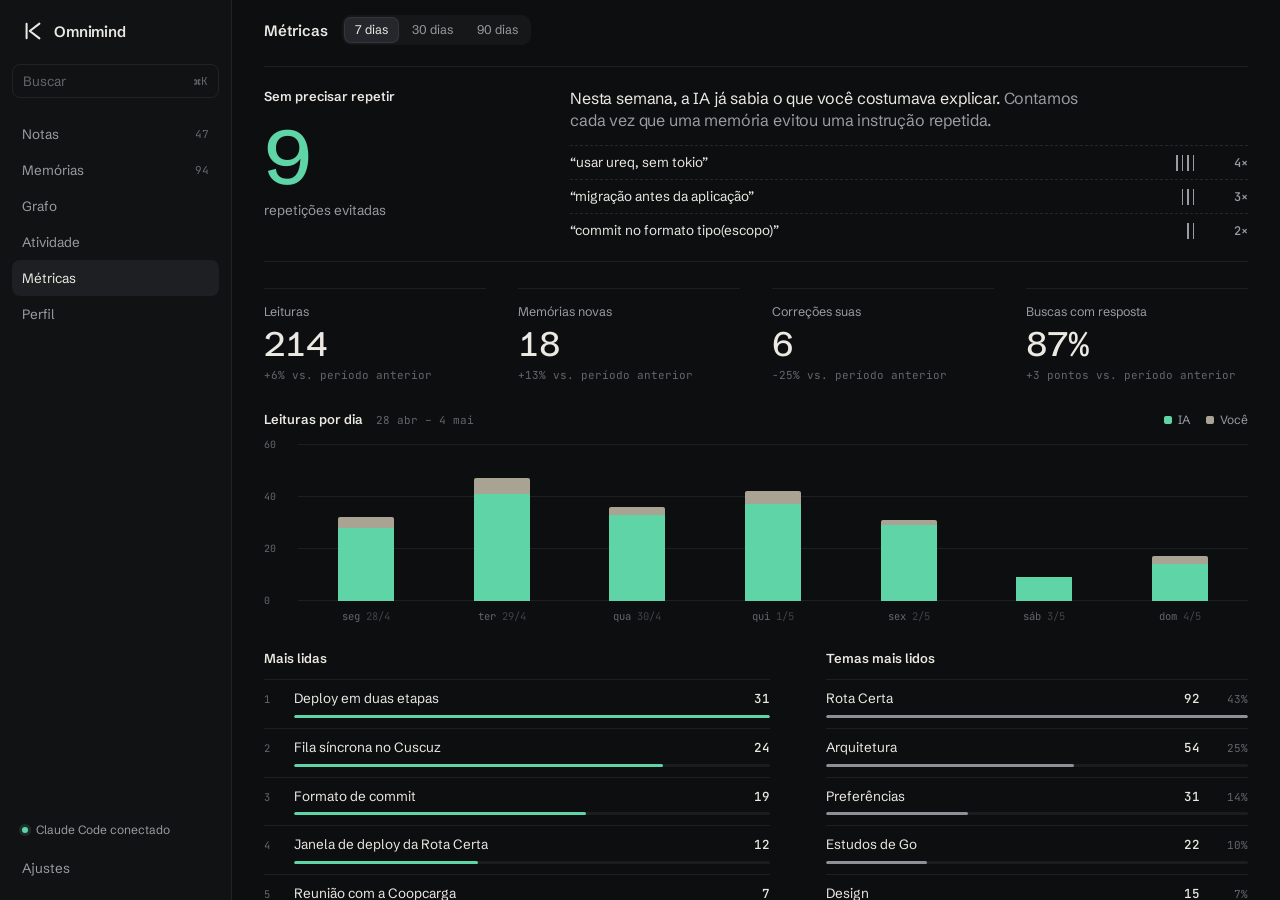
<file: docs/qa/ux-brain/without-vault.html>
<!doctype html>
<html lang="pt-BR">
<head>
<meta charset="utf-8">
<meta name="viewport" content="width=device-width,initial-scale=1">
<title>Métricas · Omnimind</title>
<link rel="preconnect" href="https://fonts.googleapis.com">
<link rel="preconnect" href="https://fonts.gstatic.com" crossorigin>
<link href="https://fonts.googleapis.com/css2?family=JetBrains+Mono:wght@400;500&family=Schibsted+Grotesk:wght@400;500;600&display=swap" rel="stylesheet">
<style>
:root{--bg:#0d0e10;--side:#111214;--line:rgba(255,255,255,.07);--ink:#ece9e3;--ink2:#9b9ca1;--ink3:#64666b;--acc:#5fd4a6;--you:#a9a393;--mono:"JetBrains Mono",ui-monospace,Menlo,monospace;color-scheme:dark}
*{box-sizing:border-box;margin:0}
html,body{height:100%;overflow-x:hidden}
body{background:var(--bg);color:var(--ink);font:400 13.5px/1.4 "Schibsted Grotesk",system-ui,sans-serif;-webkit-font-smoothing:antialiased}
button{font:inherit;color:inherit;background:none;border:0;cursor:pointer}
ul{list-style:none;padding:0}
:focus-visible{outline:2px solid var(--acc);outline-offset:2px;border-radius:6px}
::selection{background:rgba(95,212,166,.28)}
.app{display:grid;grid-template-columns:232px minmax(0,1fr);height:100vh}
aside{background:var(--side);border-right:1px solid var(--line);display:flex;flex-direction:column;padding:20px 12px 16px}
.brand{display:flex;align-items:center;gap:10px;padding:0 10px;font-weight:600;font-size:15px;letter-spacing:-.01em;margin-bottom:22px}
.find{display:flex;justify-content:space-between;align-items:center;width:100%;height:34px;padding:0 10px;margin-bottom:18px;border:1px solid var(--line);border-radius:8px;color:var(--ink3)}
.find kbd{font:11px var(--mono)}
nav a{display:flex;justify-content:space-between;align-items:center;height:36px;padding:0 10px;border-radius:8px;color:var(--ink2);text-decoration:none}
nav a:hover{color:var(--ink);background:rgba(255,255,255,.03)}
nav a[aria-current]{background:#1e1f23;color:var(--ink)}
nav small{font:11px var(--mono);color:var(--ink3)}
.foot{margin-top:auto;display:grid;gap:6px}
.foot>*{display:flex;align-items:center;gap:8px;height:32px;padding:0 10px;font-size:12px;color:var(--ink2);text-align:left;border-radius:8px}
.foot span::before{content:"";width:6px;height:6px;border-radius:50%;background:var(--acc);box-shadow:0 0 0 3px rgba(95,212,166,.15)}
.foot button{font-size:13.5px}
main{overflow-y:auto;overflow-x:hidden;padding:0 32px 28px;scrollbar-width:thin;scrollbar-color:#2a2b2f transparent}
header{display:flex;align-items:center;gap:14px;height:60px}
h1{font-size:15px;font-weight:600;letter-spacing:-.01em}
.seg{display:flex;gap:2px;padding:2px;border-radius:9px;background:rgba(255,255,255,.035)}
.seg button{padding:4px 11px;border-radius:7px;font-size:12.5px;color:var(--ink2)}
.seg button:hover{color:var(--ink)}
.seg [aria-checked=true]{background:#26272c;color:var(--ink);box-shadow:inset 0 0 0 1px rgba(255,255,255,.07)}
h2{font-size:13px;font-weight:600}
h2 small{font:400 11px var(--mono);color:var(--ink3);margin-left:10px}
section{margin-top:26px}
.rep{display:grid;grid-template-columns:250px 1fr;gap:56px;margin-top:6px;padding:20px 0 14px;border-top:1px solid var(--line);border-bottom:1px solid var(--line)}
.big{font:500 76px/1 "Schibsted Grotesk",sans-serif;letter-spacing:-.05em;color:var(--acc);margin:14px 0 6px;font-variant-numeric:tabular-nums}
.cap{color:var(--ink2)}
.rep p{font-size:16px;line-height:1.38;letter-spacing:-.01em;max-width:52ch}
.rep p span{color:var(--ink2)}
.led{margin-top:14px}
.led li{display:grid;grid-template-columns:1fr auto 38px;align-items:center;gap:16px;height:34px;border-top:1px dashed rgba(255,255,255,.1)}
.led q{quotes:"“" "”"}
.led b{font:500 12px var(--mono);text-align:right;color:var(--ink2)}
.tally{display:flex}
.g{display:flex;gap:4px;position:relative;margin-left:12px;text-decoration:none}
.g u{display:block;width:1.5px;height:16px;background:var(--ink2)}
.g.f::after{content:"";position:absolute;left:-3px;right:-3px;top:50%;height:1.5px;background:var(--acc);transform:rotate(-24deg)}
.nums{display:grid;grid-template-columns:repeat(4,1fr);gap:32px;margin-top:26px}
.nums>div{border-top:1px solid var(--line);padding-top:14px}
.nums dt{color:var(--ink2);font-size:12.5px}
.nums dd{font:500 34px/1.15 "Schibsted Grotesk",sans-serif;letter-spacing:-.035em;font-variant-numeric:tabular-nums;margin:4px 0 2px}
.nums dd.dl{font:11px var(--mono);letter-spacing:0;color:var(--ink3)}
.ch-h{display:flex;justify-content:space-between;align-items:baseline;margin-bottom:16px}
.leg{display:flex;gap:16px;color:var(--ink2);font-size:12px}
.leg i{display:inline-block;width:8px;height:8px;border-radius:2px;margin-right:6px;background:var(--acc)}
.leg .v{background:var(--you)}
.plot{position:relative;height:156px;margin-left:34px}
.gl{position:absolute;left:0;right:0;border-top:1px solid var(--line)}
.gl span{position:absolute;left:-34px;top:-7px;font:10px var(--mono);color:var(--ink3)}
.cols{position:absolute;inset:0;display:flex}
.cols.s7{--w:56px}
.col{flex:1;height:100%;display:flex;flex-direction:column;justify-content:flex-end;align-items:center;padding:0 var(--g);outline-offset:-1px}
.col:hover,.col:focus-visible{background:rgba(255,255,255,.035)}
.st{width:var(--w,100%);height:var(--h);display:flex;flex-direction:column-reverse;transform-origin:bottom;transition:opacity .15s;animation:up .6s cubic-bezier(.2,.8,.2,1) backwards;animation-delay:calc(var(--i)*360ms/var(--n))}
.st i{background:var(--acc)}
.st .v{background:var(--you);box-shadow:0 1px 0 var(--bg)}
.st :last-child{border-radius:2px 2px 0 0}
.cols:hover .col:not(:hover) .st{opacity:.5}
.tip{position:absolute;transform:translateX(-50%);padding:7px 10px;background:#1b1c20;border:1px solid rgba(255,255,255,.1);border-radius:8px;font:11.5px/1.5 var(--mono);white-space:nowrap;pointer-events:none;opacity:0;transition:opacity .12s;z-index:2;box-shadow:0 8px 24px rgba(0,0,0,.45)}
.tip.on{opacity:1}
.tip b{display:block;font:500 12px "Schibsted Grotesk",sans-serif}
.axis{display:flex;margin:8px 0 0 34px;font:10.5px var(--mono);color:var(--ink3)}
.axis span{flex:1;text-align:center}
.axis.r{justify-content:space-between}
.axis.r span{flex:none}
.axis em{font-style:normal;opacity:.6}
.lists{display:grid;grid-template-columns:1.2fr 1fr;gap:56px;margin-top:26px}
.lists section{margin:0}
.lists h2{margin-bottom:12px}
.rank li{display:grid;grid-template-columns:22px 1fr auto;column-gap:8px;align-items:baseline;padding:9px 0 10px;border-top:1px solid var(--line)}
.rank .rk{font:10.5px var(--mono);color:var(--ink3)}
.rank b{font:500 12.5px var(--mono)}
.rank i{grid-column:2/4;height:3px;margin-top:7px;border-radius:2px;background:rgba(255,255,255,.06);position:relative;overflow:hidden}
.rank i::after{content:"";position:absolute;inset:0;width:var(--w);background:var(--acc);border-radius:2px;transform-origin:left;animation:right .6s cubic-bezier(.2,.8,.2,1) backwards}
.th li{grid-template-columns:1fr auto 40px}
.th i{grid-column:1/-1}
.th i::after{background:#8f9096}
.th small{font:11px var(--mono);color:var(--ink3);text-align:right}
@keyframes up{from{transform:scaleY(0)}}
@keyframes right{from{transform:scaleX(0)}}
@media(prefers-reduced-motion:reduce){*,::after{animation:none!important;transition:none!important}}
</style>
</head>
<body>
<div class="app">
<aside>
  <div class="brand"><svg width="22" height="22" viewBox="0 0 24 24" fill="none" stroke="currentColor" stroke-width="2.2" stroke-linecap="round" stroke-linejoin="round" aria-hidden="true"><path d="M5 4v16M19 4 8.5 12 19 20"/></svg>Omnimind</div>
  <button class="find">Buscar <kbd>⌘K</kbd></button>
  <nav aria-label="Principal">
    <a href="#">Notas <small>47</small></a><a href="#">Memórias <small>94</small></a><a href="#">Grafo</a><a href="#">Atividade</a><a href="#" aria-current="page">Métricas</a><a href="#">Perfil</a>
  </nav>
  <div class="foot"><span>Claude Code conectado</span><button>Ajustes</button></div>
</aside>
<main>
  <header><h1>Métricas</h1>
    <div class="seg" role="radiogroup" aria-label="Período">
      <button role="radio" data-k="7" aria-checked="true">7 dias</button><button role="radio" data-k="30" aria-checked="false">30 dias</button><button role="radio" data-k="90" aria-checked="false">90 dias</button>
    </div>
  </header>
  <section class="rep" aria-labelledby="rt">
    <div><h2 id="rt">Sem precisar repetir</h2><div class="big" id="rn">0</div><div class="cap">repetições evitadas</div></div>
    <div><p id="rp"></p><ul class="led" id="led"></ul></div>
  </section>
  <dl class="nums">
    <div><dt>Leituras</dt><dd></dd><dd class="dl"></dd></div>
    <div><dt>Memórias novas</dt><dd></dd><dd class="dl"></dd></div>
    <div><dt>Correções suas</dt><dd></dd><dd class="dl"></dd></div>
    <div><dt>Buscas com resposta</dt><dd></dd><dd class="dl"></dd></div>
  </dl>
  <section>
    <div class="ch-h"><h2>Leituras por dia <small id="rg"></small></h2><div class="leg"><span><i></i>IA</span><span><i class="v"></i>Você</span></div></div>
    <div class="plot" id="plot"><div id="grid"></div><div class="cols" id="cols" role="group" aria-label="Leituras por dia. Use as setas para percorrer."></div><div class="tip" id="tip"></div></div>
    <div class="axis" id="axis"></div>
  </section>
  <div class="lists">
    <section><h2>Mais lidas</h2><ul class="rank" id="top"></ul></section>
    <section><h2>Temas mais lidos</h2><ul class="rank th" id="th"></ul></section>
  </div>
</main>
</div>
<script>
const $=s=>document.querySelector(s),fmt=n=>n.toLocaleString('pt-BR'),RM=matchMedia('(prefers-reduced-motion: reduce)');
const WN=['dom','seg','ter','qua','qui','sex','sáb'],MN='jan fev mar abr mai jun jul ago set out nov dez'.split(' '),fd=d=>d.getDate()+' '+MN[d.getMonth()];
const RP=['usar ureq, sem tokio','migração antes da aplicação','commit no formato tipo(escopo)'];
const D={
  7:{n:7,w:'Nesta semana',v:[214,18,6,87],r:9,rc:[4,3,2],dl:['+6%','+13%','−25%','+3 pontos']},
  30:{n:30,w:'Nos últimos 30 dias',v:[1042,63,21,81],r:37,rc:[15,12,10],dl:['+11%','+8%','−12%','+2 pontos']},
  90:{n:90,w:'Nos últimos 90 dias',v:[2871,140,74,76],r:96,rc:[38,31,27],dl:['+19%','+22%','−9%','+5 pontos']}};
const ML=[['Deploy em duas etapas',31],['Fila síncrona no Cuscuz',24],['Formato de commit',19],['Janela de deploy da Rota Certa',12],['Reunião com a Coopcarga',7]];
const K={7:[1,1,1,1,1],30:[4.6,4.9,5.4,4.3,3.9],90:[12.8,13.6,13.1,12.4,11]};
const TH=['Rota Certa','Arquitetura','Preferências','Estudos de Go','Design'],TW={7:[92,54,31,22,15],30:[88,56,34,24,18],90:[83,57,36,25,19]};
const BASE=[[28,4],[41,6],[33,3],[37,5],[29,2],[9,0],[14,3]],WD=[.3,1,1.15,1,1.05,.95,.4];
// distribui um total inteiro em pesos, sem perder nem sobrar unidades
const alloc=(w,T)=>{const s=w.reduce((a,b)=>a+b),f=w.map(x=>x/s*T),o=f.map(Math.floor);let r=T-o.reduce((a,b)=>a+b);f.map((x,i)=>[x-o[i],i]).sort((a,b)=>b[0]-a[0]).slice(0,r).forEach(([,i])=>o[i]++);return o};
const rng=a=>()=>{a|=0;a=a+0x6D2B79F5|0;let t=Math.imul(a^a>>>15,1|a);t=t+Math.imul(t^t>>>7,61|t)^t;return((t^t>>>14)>>>0)/4294967296};
function series(n,T){
  const ds=[...Array(n)].map((_,i)=>new Date(2025,4,4-(n-1)+i));
  if(n==7)return ds.map((d,i)=>({d,ia:BASE[i][0],vc:BASE[i][1]}));
  const R=rng(n*97),tot=alloc(ds.map((d,i)=>WD[d.getDay()]*(.7+R()*.6)*(.85+.3*i/n)),T);
  const vc=alloc(tot.map(t=>t*(.6+R()*.8)),Math.round(T*.107));
  return ds.map((d,i)=>({d,ia:tot[i]-vc[i],vc:vc[i]}));
}
const tw=(el,to,f)=>{cancelAnimationFrame(el.r);const a=+el.dataset.v||0,t0=performance.now();el.dataset.v=to;
  const g=t=>{const p=RM.matches?1:Math.min(1,(t-t0)/550);el.textContent=f(Math.round(a+(to-a)*(1-(1-p)**3)));if(p<1)el.r=requestAnimationFrame(g)};g(t0)};
const tally=n=>{let h='';for(;n>0;n-=5){const k=Math.min(n,5);h+=`<s class="g${k>4?' f':''}">${'<u></u>'.repeat(Math.min(k,4))}</s>`}return h};
let S=[],TOP=1;
const tip=$('#tip'),P=$('#plot'),cols=$('#cols');
function show(k){
  const d=D[k];S=series(d.n,d.v[0]);
  const tot=S.map(x=>x.ia+x.vc),mx=Math.max(...tot),st=[10,20,50,100,200].find(x=>mx/x<=4);TOP=Math.ceil(mx/st)*st;
  [...document.querySelectorAll('.nums dd:not(.dl)')].forEach((el,i)=>tw(el,d.v[i],i==3?n=>n+'%':fmt));
  document.querySelectorAll('.dl').forEach((el,i)=>el.textContent=d.dl[i]+' vs. período anterior');
  tw($('#rn'),d.r,String);
  $('#rp').innerHTML=`${d.w}, a IA já sabia o que você costumava explicar. <span>Contamos cada vez que uma memória evitou uma instrução repetida.</span>`;
  $('#led').innerHTML=RP.map((q,i)=>`<li><q>${q}</q><span class="tally" aria-hidden="true">${tally(d.rc[i])}</span><b>${d.rc[i]}×</b></li>`).join('');
  $('#rg').textContent=fd(S[0].d)+' – '+fd(S[d.n-1].d);
  let g='';for(let v=0;v<=TOP;v+=st)g+=`<div class="gl" style="bottom:${v/TOP*100}%"><span>${v}</span></div>`;
  $('#grid').innerHTML=g;
  cols.className='cols'+(d.n==7?' s7':'');cols.style.setProperty('--n',d.n);
  cols.innerHTML=S.map((x,i)=>`<div class="col" role="img" tabindex="${i?-1:0}" data-i="${i}" style="--i:${i};--g:${d.n==7?0:d.n==30?3:1}px" aria-label="${WN[x.d.getDay()]}, ${fd(x.d)}: ${x.ia} da IA, ${x.vc} suas"><div class="st" style="--h:${tot[i]/TOP*100}%"><i style="flex:${x.ia}"></i><i class="v" style="flex:${x.vc}"></i></div></div>`).join('');
  const ax=$('#axis');ax.className='axis'+(d.n>7?' r':'');
  ax.innerHTML=d.n==7?S.map(x=>`<span>${WN[x.d.getDay()]} <em>${x.d.getDate()}/${x.d.getMonth()+1}</em></span>`).join(''):[0,d.n>>1,d.n-1].map(i=>`<span>${fd(S[i].d)}</span>`).join('');
  const m=ML.map(([t,n],i)=>[t,Math.round(n*K[k][i])]);
  $('#top').innerHTML=m.map(([t,n],i)=>`<li><span class="rk">${i+1}</span><span>${t}</span><b>${fmt(n)}</b><i style="--w:${n/m[0][1]*100}%"></i></li>`).join('');
  const tv=alloc(TW[k],d.v[0]);
  $('#th').innerHTML=tv.map((n,i)=>`<li><span>${TH[i]}</span><b>${fmt(n)}</b><small>${Math.round(n/d.v[0]*100)}%</small><i style="--w:${n/tv[0]*100}%"></i></li>`).join('');
}
function tipOn(c){
  const x=S[c.dataset.i];
  tip.innerHTML=`<b>${WN[x.d.getDay()]}, ${fd(x.d)}</b>IA ${x.ia} · Você ${x.vc}`;tip.classList.add('on');
  const w=tip.offsetWidth,cx=c.offsetLeft+c.offsetWidth/2;
  tip.style.left=Math.min(Math.max(cx,w/2),P.clientWidth-w/2)+'px';
  tip.style.bottom=`calc(${(x.ia+x.vc)/TOP*100}% + 8px)`;
}
cols.onmouseover=e=>{const c=e.target.closest('.col');c&&tipOn(c)};
cols.onmouseleave=cols.onfocusout=()=>tip.classList.remove('on');
cols.onfocusin=e=>tipOn(e.target.closest('.col'));
cols.onkeydown=e=>{const c=e.target.closest('.col'),n=e.key=='ArrowRight'?c.nextElementSibling:e.key=='ArrowLeft'?c.previousElementSibling:null;
  if(n){e.preventDefault();c.tabIndex=-1;n.tabIndex=0;n.focus()}};
document.querySelectorAll('.seg button').forEach(b=>b.onclick=()=>{
  document.querySelectorAll('.seg button').forEach(x=>x.setAttribute('aria-checked',x==b));
  tip.classList.remove('on');show(+b.dataset.k)});
document.querySelectorAll('nav a').forEach(a=>a.onclick=e=>e.preventDefault());
show(7);
</script>
</body>
</html>
</file>
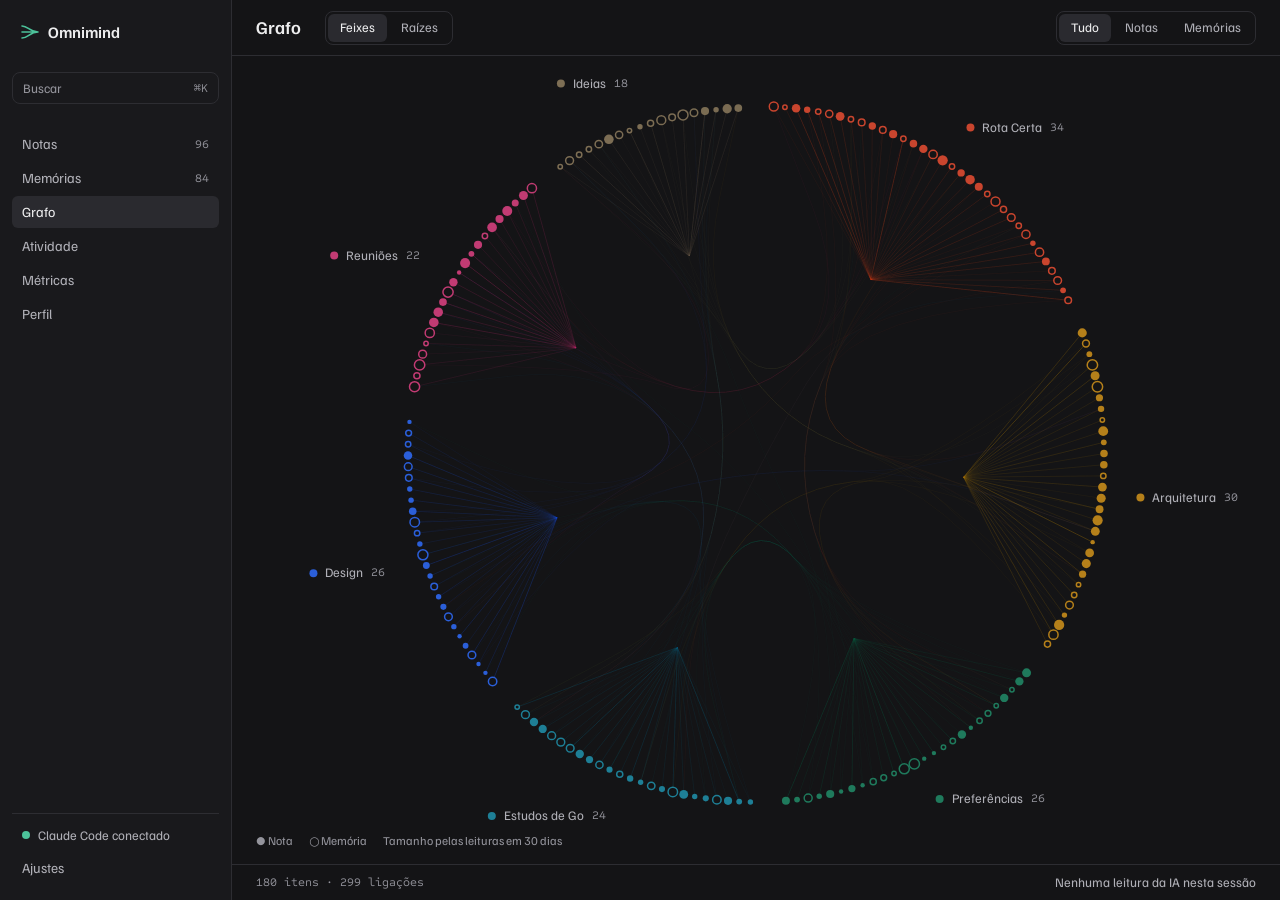
<file: docs/qa/ux-brain/no-print/graph-with.html>
<!doctype html>
<html lang="pt-BR">
<head>
<meta charset="utf-8">
<title>Grafo · Omnimind</title>
<meta name="viewport" content="width=device-width,initial-scale=1">
<link rel="preconnect" href="https://fonts.googleapis.com">
<link rel="preconnect" href="https://fonts.gstatic.com" crossorigin>
<link href="https://fonts.googleapis.com/css2?family=Familjen+Grotesk:wght@400;600&family=Sometype+Mono&display=swap" rel="stylesheet">
<style>
:root{--bg:#141416;--side:#19191C;--panel:#1D1D20;--tx:#EDEDEE;--tx2:#B0B0B7;--mut:#94949C;--line:#2D2D32;--hov:#232327;--sel:#2A2A2F;--ac:#4CC29A;--sans:'Familjen Grotesk',system-ui,sans-serif;--mono:'Sometype Mono',ui-monospace,monospace}
*{box-sizing:border-box;margin:0}
html,body{height:100%;overflow:hidden;background:var(--bg);color:var(--tx);font:400 14px/1.4 var(--sans)}
body{display:flex}
button{font:inherit;color:inherit;background:none;border:0;cursor:pointer}
:focus-visible{outline:2px solid var(--ac);outline-offset:2px}
.mono{font-family:var(--mono);font-size:12px}
.dot{display:inline-block;width:8px;height:8px;border-radius:50%;flex:none}
#side{width:232px;flex:none;background:var(--side);border-right:1px solid var(--line);display:flex;flex-direction:column;padding:16px 12px}
.brand{display:flex;align-items:center;gap:8px;font-size:16px;font-weight:600;padding:0 8px;height:32px;margin-bottom:24px}
.search{display:flex;justify-content:space-between;align-items:center;height:32px;padding:0 10px;margin-bottom:24px;border:1px solid var(--line);border-radius:8px;color:var(--mut);font-size:13px}
.search:hover{background:var(--hov);color:var(--tx2)}
.nav{display:grid;gap:2px}
.nav a{display:flex;align-items:center;justify-content:space-between;height:32px;padding:0 10px;border-radius:6px;color:var(--tx2);text-decoration:none}
.nav a:hover{background:var(--hov);color:var(--tx)}
.nav a[aria-current]{background:var(--sel);color:var(--tx)}
.nav .mono{color:var(--mut)}
.bot{margin-top:auto;display:grid;gap:8px;border-top:1px solid var(--line);padding-top:12px}
.conn{display:flex;align-items:center;gap:8px;padding:0 10px;font-size:13px;color:var(--tx2)}
main{flex:1;min-width:0;display:flex;flex-direction:column}
header{height:56px;flex:none;display:flex;align-items:center;gap:24px;padding:0 24px;border-bottom:1px solid var(--line)}
h1{font-size:18px;font-weight:600}
.seg{display:flex;gap:2px;padding:2px;border:1px solid var(--line);border-radius:8px}
.seg button{height:28px;padding:0 12px;border-radius:6px;color:var(--tx2);font-size:13px}
.seg button:hover{background:var(--hov);color:var(--tx)}
.seg button[aria-checked=true]{background:var(--sel);color:var(--tx)}
#stage{flex:1;position:relative;min-height:0}
#cv{position:absolute;inset:0;width:100%;height:100%;display:block}
#cv:focus-visible{outline-offset:-2px}
#tip{position:absolute;left:0;top:0;pointer-events:none;opacity:0;transition:opacity .12s;background:var(--panel);border:1px solid var(--line);border-radius:8px;padding:8px 12px;max-width:280px;box-shadow:0 8px 24px rgba(0,0,0,.4);display:grid;gap:2px;font-size:13px;color:var(--tx2)}
#tip b{font-size:14px;font-weight:600;color:var(--tx)}
.legend{position:absolute;left:24px;bottom:14px;display:flex;gap:16px;font-size:12px;color:var(--mut)}
.sr{position:absolute;width:1px;height:1px;overflow:hidden;clip:rect(0 0 0 0)}
footer{height:36px;flex:none;display:flex;align-items:center;justify-content:space-between;gap:24px;padding:0 24px;border-top:1px solid var(--line);color:var(--mut)}
#msg{font-size:13px;color:var(--tx2);white-space:nowrap;overflow:hidden;text-overflow:ellipsis;max-width:62%}
#msg .mono{color:var(--mut);margin-right:8px}
#panel{width:380px;flex:none;background:var(--panel);border-left:1px solid var(--line);display:flex;flex-direction:column}
#panel[hidden]{display:none}
.ph{display:flex;gap:12px;align-items:flex-start;padding:20px 20px 16px}
.ph h2{flex:1;font-size:18px;font-weight:600;line-height:1.3}
.ph h2:focus{outline:0}
.ph button{width:28px;height:28px;border-radius:6px;display:grid;place-items:center;color:var(--tx2)}
.ph button:hover{background:var(--hov);color:var(--tx)}
.pb{flex:1;overflow:auto;padding:0 20px 24px}
.meta{display:grid;grid-template-columns:104px 1fr;gap:8px 12px;font-size:13px}
.meta dt{color:var(--mut)}
.meta dd{overflow-wrap:anywhere;display:flex;align-items:baseline;gap:6px}
.pb h3{font-size:16px;font-weight:600;margin:32px 0 8px}
.bars{display:flex;align-items:flex-end;gap:2px;height:36px}
.bars b{flex:1;border-radius:1px}
.ax{display:flex;justify-content:space-between;margin-top:6px;font:12px var(--mono);color:var(--mut)}
.pb ul{list-style:none;padding:0}
.pb li button{display:flex;align-items:center;gap:8px;width:calc(100% + 16px);margin:0 -8px;min-height:32px;padding:4px 8px;border-radius:6px;text-align:left;font-size:13px}
.pb li button:hover{background:var(--hov)}
.pb li span{flex:1;min-width:0}
.pb li em{font-style:normal;color:var(--mut);font-size:12px}
.pf{display:flex;gap:8px;padding:16px 20px;border-top:1px solid var(--line)}
.pf button{height:32px;padding:0 14px;border:1px solid var(--line);border-radius:6px;font-size:13px}
.pf button:hover{background:var(--hov)}
.pf .pri{background:var(--ac);border-color:var(--ac);color:var(--bg);font-weight:600}
.pf .pri:hover{background:var(--ac);opacity:.9}
</style>
</head>
<body>
<aside id="side">
  <div class="brand"><svg width="20" height="20" viewBox="0 0 20 20" fill="none" stroke="#4CC29A" stroke-width="1.6" stroke-linecap="round" aria-hidden="true"><path d="M2 4c6 0 8 6 16 6M2 10h16M2 16c6 0 8-6 16-6"/></svg>Omnimind</div>
  <button class="search" aria-label="Buscar no cofre"><span>Buscar</span><span class="mono">⌘K</span></button>
  <nav class="nav" aria-label="Principal">
    <a href="#">Notas<span class="mono" id="cn"></span></a>
    <a href="#">Memórias<span class="mono" id="cm"></span></a>
    <a href="#" aria-current="page">Grafo</a>
    <a href="#">Atividade</a><a href="#">Métricas</a><a href="#">Perfil</a>
  </nav>
  <div class="bot"><div class="conn"><i class="dot" style="background:var(--ac)"></i>Claude Code conectado</div><nav class="nav" aria-label="Ajustes"><a href="#">Ajustes</a></nav></div>
</aside>
<main>
  <header>
    <h1>Grafo</h1>
    <div class="seg" id="forma" role="radiogroup" aria-label="Forma do grafo"><button role="radio" data-v="f">Feixes</button><button role="radio" data-v="r">Raízes</button></div>
    <div class="seg" id="filtro" role="radiogroup" aria-label="Filtrar por tipo" style="margin-left:auto"><button role="radio" data-v="all">Tudo</button><button role="radio" data-v="note">Notas</button><button role="radio" data-v="mem">Memórias</button></div>
  </header>
  <section id="stage">
    <canvas id="cv" tabindex="0" role="application" aria-label="Grafo do cofre. Setas percorrem os itens, Enter abre o detalhe."></canvas>
    <div id="tip" role="tooltip"></div>
    <div class="legend"><span>● Nota</span><span>○ Memória</span><span>Tamanho pelas leituras em 30 dias</span></div>
    <div class="sr" id="sr" aria-live="polite"></div>
  </section>
  <footer><span id="cnt" class="mono"></span><span id="msg">Nenhuma leitura da IA nesta sessão</span></footer>
</main>
<aside id="panel" hidden aria-label="Detalhe do item">
  <div class="ph"><h2 id="pt" tabindex="-1"></h2><button id="px" aria-label="Fechar detalhe"><svg width="14" height="14" viewBox="0 0 14 14" stroke="currentColor" stroke-width="1.6" stroke-linecap="round"><path d="M2 2l10 10M12 2L2 12"/></svg></button></div>
  <div class="pb" id="pb"></div>
  <div class="pf" id="pf"></div>
</aside>
<script>
const RM=matchMedia('(prefers-reduced-motion: reduce)').matches,$=s=>document.querySelector(s);
let s0=20261101;const rnd=()=>{s0=s0+0x6D2B79F5|0;let t=Math.imul(s0^s0>>>15,1|s0);t=t+Math.imul(t^t>>>7,61|t)^t;return((t^t>>>14)>>>0)/4294967296};
const slug=s=>s.normalize('NFD').replace(/[\u0300-\u036f]/g,'').toLowerCase().replace(/[^a-z0-9]+/g,'-').replace(/^-|-$/g,'').slice(0,42);
const TH=[
["Rota Certa","#C9452E",34,["Cálculo de frete por faixa de CEP","Retry com backoff nas chamadas de mapa","Decisão: fila de pedidos em Postgres","Janela de entrega do motorista","Erro 429 da API de geocodificação","Cache de rotas por região","Painel do despachante","Regras de agrupamento de paradas","Migração do roteirizador","Teste de carga de sexta","Aviso de atraso ao cliente","Custo por quilômetro rodado"]],
["Arquitetura","#B5801A",30,["Fronteiras do serviço de pedidos","ADR 014: eventos no lugar de chamadas síncronas","Por que Postgres e não Redis para filas","Contrato da API de despacho","Estratégia de migração de esquema","Logs estruturados","Limites de timeout entre serviços","Modelo de dados de entregas","Idempotência nos webhooks","Feature flags no backend","Estrutura de pastas do monorepo"]],
["Preferências","#1F7A5C",26,["Commits curtos, em português","Testes antes do refactor","Sem comentário que repete o código","Prefiro tabela a cartão","Neovim com o LSP do Go","Revisão de PR em blocos pequenos","Nomes de variável em inglês","Resposta direta, sem rodeio","Tema escuro em tudo","Atalho de teclado primeiro","Perguntar antes de apagar arquivo"]],
["Estudos de Go","#1E7F96",24,["Contexto e cancelamento em goroutines","Erros com wrap e errors.Is","Generics: quando vale a pena","Canais com buffer e suas armadilhas","WaitGroup ou errgroup","Testes em tabela","Perfil de CPU com pprof","Interfaces pequenas","Notas de Concurrency in Go","Slices e capacidade","Módulos e versionamento"]],
["Design","#2B5FD9",26,["Sistema de tokens de cor","Escala tipográfica de 12 a 34","Estados vazios das telas","Densidade da lista de notas","Foco de teclado visível","Ícone da marca em feixes","Tela de métricas, primeira versão","Contraste no tema claro","Busca rápida com ⌘K","Referências de apps de desktop","Abertura animada do grafo"]],
["Reuniões","#C23B73",22,["Planejamento da sprint 42","Retro: deploys de sexta","1:1 com a Marina","Conversa com o cliente Transvale","Alinhamento com o time de dados","Kickoff do roteirizador novo","Revisão de custos de nuvem","Daily: bloqueio no staging","Demo para a diretoria","Entrevista de candidato sênior","Pós-mortem da queda de terça"]],
["Ideias","#7E6F55",18,["Resumo semanal das leituras","Importar notas do Obsidian","Modo foco sem painel lateral","Memória que expira sozinha","Comando para encerrar a sessão","Etiquetas por tema","Busca por pergunta","Exportar o cofre em PDF","Última sessão na barra de menu","Revisão espaçada das memórias","Plugin para o editor"]]];
const MODS=[" (rascunho)",", versão 2"," revisado",", parte 2"," em andamento"];
const items=[],ths=[],links=[],tree=[],seen=new Set();
let ang=-Math.PI/2+.035;const GAP=.07;
TH.forEach(([name,col,n,stems],t)=>{
  const span=(Math.PI*2-GAP*7)*n/180,th={name,col,n,mid:ang+span/2,items:[]};ths.push(th);
  for(let j=0;j<n;j++){
    const k=j%stems.length,r=Math.floor(j/stems.length),mem=rnd()>.55,reads=rnd()<.12?0:Math.floor(rnd()**2*36)+1,days=Array(30).fill(0);
    for(let q=0;q<reads;q++)days[29-Math.floor(rnd()**1.6*30)]++;
    const d=Math.floor(rnd()*12),title=stems[k]+(r?MODS[(k*3+r)%MODS.length]:""),a=ang+(j+.5)/n*span;
    const it={id:items.length,t,th,title,mem,reads,days,nb:[],vis:1,ia:0,x:0,y:0,r:3,fx:Math.cos(a),fy:Math.sin(a),
      last:reads?`${d?d==1?"ontem":"há "+d+" dias":"hoje"}, ${8+Math.floor(rnd()*11)}:${String(Math.floor(rnd()*60)).padStart(2,"0")}`:"nunca lida",
      src:mem?`Sessão de ${1+Math.floor(rnd()*28)} out, Claude Code`:`${slug(name)}/${slug(title)}.md`};
    items.push(it);th.items.push(it);
  }
  ang+=span+GAP;
});
const add=(a,b)=>{if(a===b)return;const k=a.id<b.id?a.id+"_"+b.id:b.id+"_"+a.id;if(seen.has(k))return;seen.add(k);links.push({a,b});a.nb.push(b);b.nb.push(a)};
const anyOf=t=>ths[t].items[Math.floor(rnd()*ths[t].n)];
items.forEach(it=>{
  add(it,anyOf(it.t));if(rnd()<.35)add(it,anyOf(it.t));
  if(rnd()<(it.t==2?.75:.4)){const t2=rnd()<.6?(it.t+(rnd()<.5?1:2))%7:Math.floor(rnd()*7);if(t2!==it.t)add(it,anyOf(t2))}
});
const smooth=p=>{const o=[p[0]];for(let i=0;i<p.length-1;i++){const a=p[i],b=p[i+1];o.push([.75*a[0]+.25*b[0],.75*a[1]+.25*b[1]],[.25*a[0]+.75*b[0],.25*a[1]+.75*b[1]])}o.push(p[p.length-1]);return o};
const grow=(p0,a,L,n,dr)=>{const p=[p0];for(let i=0;i<n;i++){a+=(rnd()-.5)*dr*2;const q=p[i];p.push([q[0]+Math.cos(a)*L/n,q[1]+Math.sin(a)*L/n])}return smooth(p)};
ths.forEach((th,t)=>{
  const tr={t,trunk:1,its:th.items,pts:grow([0,0],th.mid,.4+.08*rnd(),7,.2)};tree.push(tr);
  const k=Math.ceil(th.n/8),sz=Math.ceil(th.n/k);
  for(let i=0;i<k;i++){
    const grp=th.items.slice(i*sz,(i+1)*sz),ix=Math.round((.3+.65*(i+.5)/k)*(tr.pts.length-1)),p=tr.pts[ix],q=tr.pts[Math.min(ix+1,tr.pts.length-1)],o=tr.pts[ix-1]||[0,0];
    const hd=Math.atan2(q[1]-o[1],q[0]-o[0])+(i%2?1:-1)*(.4+.35*rnd()),sb={t,its:grp,pts:grow(p,hd,.3+.22*rnd(),7,.22)};tree.push(sb);
    grp.forEach((it,j)=>{const b=sb.pts[Math.round((.3+.7*(j+.5)/grp.length)*(sb.pts.length-1))],off=(j%2?1:-1)*(.03+.05*rnd());it.tw=b;it.rx=b[0]-Math.sin(hd)*off;it.ry=b[1]+Math.cos(hd)*off});
  }
});
const cv=$('#cv'),ctx=cv.getContext('2d'),stage=$('#stage'),tp=$('#tip'),panel=$('#panel'),msg=$('#msg');
let W,H,cx,cy,S,dpr=1,mode=0,m=0,intro=RM?1:0,started=false,fo=0,filt='all',hov=-1,kb=-1,sel=-1,tipI=-1,lastA=null,pulse=null,dirty=true,last=0;
const clamp=v=>Math.max(0,Math.min(1,v)),ease=u=>1-Math.pow(1-u,3),show=it=>filt==='all'||(filt==='note'?!it.mem:it.mem),act=()=>hov>=0?hov:kb>=0?kb:sel;
const vezes=n=>n?`lida <span class="mono">${n}</span> ${n==1?"vez":"vezes"} em 30 dias`:"sem leituras em 30 dias";
function layout(){const r=stage.getBoundingClientRect();W=r.width;H=r.height;dpr=devicePixelRatio||1;cv.width=W*dpr;cv.height=H*dpr;ctx.setTransform(dpr,0,0,dpr,0,0);cx=W/2;cy=H/2-6;S=Math.min(W/2-120,H/2-56);dirty=true}
new ResizeObserver(layout).observe(stage);
function curve(l){
  const A=l.a,B=l.b,ra=ths[A.t].mid,rb=ths[B.t].mid,same=A.t===B.t,k=.5*S,rel=p=>[p.x-cx,p.y-cy];
  const a=rel(A),b=rel(B),ta=[Math.cos(ra)*k*(same?1.2:1),Math.sin(ra)*k*(same?1.2:1)],tb=same?ta:[Math.cos(rb)*k,Math.sin(rb)*k];
  const c1=same?ta:[(ta[0]+tb[0])*.2,(ta[1]+tb[1])*.2],c2=[(a[0]+b[0])/2*.4,(a[1]+b[1])/2*.4];
  const ra2=[a[0]*.6,a[1]*.6],rb2=[b[0]*.6,b[1]*.6],L=(u,v)=>[u[0]+(v[0]-u[0])*m,u[1]+(v[1]-u[1])*m];
  const P=[a,L(ta,ra2),L(c1,c2),L(tb,rb2),b].map(p=>[p[0]+cx,p[1]+cy]),M=(p,q)=>[(p[0]+q[0])/2,(p[1]+q[1])/2],out=[P[0]];let s=P[0];
  for(let i=1;i<5;i++){const e=i<4?M(P[i],P[i+1]):P[i];for(let k2=1;k2<=8;k2++){const u=k2/8,v=1-u;out.push([v*v*s[0]+2*u*v*P[i][0]+u*u*e[0],v*v*s[1]+2*u*v*P[i][1]+u*u*e[1]])}s=e}
  return out;
}
const path=pts=>{ctx.beginPath();pts.forEach((p,i)=>i?ctx.lineTo(p[0],p[1]):ctx.moveTo(p[0],p[1]))};
function draw(){
  const e=ease(m),lk=clamp((intro-.5)/.5),lb=clamp((intro-.3)/.4);
  items.forEach((it,i)=>{it.ia=ease(clamp((intro-i/180*.5)/.35));const k=.88+.12*it.ia;it.x=cx+S*k*(it.fx+(it.rx-it.fx)*e);it.y=cy+S*k*(it.fy+(it.ry-it.fy)*e);it.r=2.2+Math.sqrt(it.reads)*.5});
  ctx.clearRect(0,0,W,H);
  const a=act(),A=a>=0?items[a]:lastA,foc=A&&fo>0,inSet=it=>it===A||A.nb.includes(it),dimOf=it=>foc&&!inSet(it)?1-.78*fo:1;
  ctx.lineCap='round';ctx.lineJoin='round';
  if(m>0){
    tree.forEach(br=>{
      const sum=br.its.reduce((s,i)=>s+i.reads,0),w=br.trunk?2+Math.sqrt(sum)*.3:.6+Math.sqrt(sum)*.4,n=br.pts.length;
      ctx.strokeStyle=ths[br.t].col;ctx.globalAlpha=m*.6*(1-.5*fo*(foc?1:0));
      for(let j=1;j<n;j++){ctx.lineWidth=w*(1-.6*j/n);ctx.beginPath();ctx.moveTo(cx+S*br.pts[j-1][0],cy+S*br.pts[j-1][1]);ctx.lineTo(cx+S*br.pts[j][0],cy+S*br.pts[j][1]);ctx.stroke()}
    });
    items.forEach(it=>{ctx.globalAlpha=m*.5*it.vis*dimOf(it);ctx.strokeStyle=it.th.col;ctx.lineWidth=.8;ctx.beginPath();ctx.moveTo(cx+S*it.tw[0],cy+S*it.tw[1]);ctx.lineTo(it.x,it.y);ctx.stroke()});
    ctx.globalAlpha=m*.8;ctx.fillStyle='#B0B0B7';ctx.beginPath();ctx.arc(cx,cy,3.5,0,7);ctx.fill();
  }
  links.forEach(l=>{
    const v=Math.min(l.a.vis,l.b.vis)*lk;if(v<.01)return;
    const lit=foc&&(l.a===A||l.b===A),base=(l.a.t===l.b.t?.17:.13)*(1-.75*m);
    ctx.globalAlpha=v*(lit?.85*fo+base*(1-fo):base*(1-(foc?.8*fo:0)));
    ctx.strokeStyle=lit?(l.a===A?l.b:l.a).th.col:l.a.th.col;ctx.lineWidth=lit?1.4:.8;path(curve(l));ctx.stroke();
  });
  items.forEach(it=>{
    const v=it.vis*it.ia;if(v<.01)return;const hot=foc&&it===A;
    ctx.globalAlpha=v*dimOf(it);ctx.strokeStyle=ctx.fillStyle=it.th.col;ctx.beginPath();ctx.arc(it.x,it.y,it.r+(hot?1.5:0),0,7);
    if(it.mem){ctx.fillStyle='#141416';ctx.fill();ctx.lineWidth=1.5;ctx.stroke()}else ctx.fill();
  });
  ctx.globalAlpha=1;
  if(pulse){
    const p=pulse,pts=curve(p.l),fw=p.l.a===p.from,seq=fw?pts:pts.slice().reverse(),h=Math.round(p.t*(seq.length-1)),al=RM||p.age<1?1:1-(p.age-1)/.8;
    ctx.globalAlpha=.95*al;ctx.strokeStyle=ctx.fillStyle='#4CC29A';ctx.lineWidth=1.8;path(seq.slice(0,h+1));ctx.stroke();
    if(!RM&&!p.arr){ctx.beginPath();ctx.arc(seq[h][0],seq[h][1],3,0,7);ctx.fill()}
    if(!RM&&p.arr&&p.age<.9){ctx.globalAlpha=(1-p.age/.9)*.7;ctx.lineWidth=1.5;ctx.beginPath();ctx.arc(p.to.x,p.to.y,p.to.r+4+p.age*14,0,7);ctx.stroke()}
    ctx.globalAlpha=1;
  }
  [[sel,'#EDEDEE'],[kb,'#4CC29A']].forEach(([i,c])=>{if(i>=0&&items[i].vis>.5){ctx.strokeStyle=c;ctx.lineWidth=1.5;ctx.beginPath();ctx.arc(items[i].x,items[i].y,items[i].r+5,0,7);ctx.stroke()}});
  ctx.globalAlpha=lb;ctx.textBaseline='middle';
  ths.forEach((th,t)=>{
    const c=Math.cos(th.mid),px=cx+c*S*1.1,py=cy+Math.sin(th.mid)*S*1.1+Math.sin(th.mid)*8,nm=th.name,ct=String(items.filter(i=>i.t===t&&show(i)).length);
    ctx.font='13px "Familjen Grotesk"';const w1=ctx.measureText(nm).width;ctx.font='12px "Sometype Mono"';const w=w1+ctx.measureText(ct).width+30,x=px+(c>.3?0:c<-.3?-w:-w/2);
    ctx.fillStyle=th.col;ctx.beginPath();ctx.arc(x+4,py,4,0,7);ctx.fill();
    ctx.textAlign='left';ctx.fillStyle='#B0B0B7';ctx.font='13px "Familjen Grotesk"';ctx.fillText(nm,x+16,py);
    ctx.fillStyle='#94949C';ctx.font='12px "Sometype Mono"';ctx.fillText(ct,x+16+w1+8,py);
  });
  ctx.globalAlpha=1;tipUpdate();
}
function tipUpdate(){
  const i=hov>=0?hov:kb;if(i<0){tp.style.opacity=0;tipI=-1;return}
  const it=items[i];
  if(tipI!==i){tipI=i;tp.innerHTML=`<b>${it.title}</b><span>${it.mem?"○ Memória":"● Nota"} · ${it.th.name}</span><span>${vezes(it.reads)}</span>`;$('#sr').textContent=`${it.mem?"Memória":"Nota"}, ${it.title}, ${it.th.name}, ${it.reads} leituras em 30 dias`}
  const w=tp.offsetWidth,h=tp.offsetHeight;let x=it.x+14,y=it.y-h/2;if(x+w>W-8)x=it.x-14-w;y=Math.max(8,Math.min(H-h-8,y));
  tp.style.transform=`translate(${x}px,${y}px)`;tp.style.opacity=1;
}
function arrive(p){
  p.to.reads++;p.to.days[29]++;tipI=-1;
  msg.innerHTML=`<span class="mono">${new Date().toLocaleTimeString('pt-BR')}</span>A IA leu “${p.to.title}”, ligada a “${p.from.title}”`;
  if(sel===p.to.id)open(p.to);
}
function step(dt0){
  const dt=RM?10:dt0;let d=false;
  if(started&&intro<1){intro=Math.min(1,intro+dt/1.9);d=true}
  if(m!==mode){m+=Math.sign(mode-m)*Math.min(Math.abs(mode-m),dt/.8);d=true}
  const a=act(),tf=a>=0?1:0;if(a>=0)lastA=items[a];
  if(fo!==tf){fo+=Math.sign(tf-fo)*Math.min(Math.abs(tf-fo),dt/.18);d=true}
  items.forEach(it=>{const tv=show(it)?1:0;if(it.vis!==tv){it.vis+=Math.sign(tv-it.vis)*Math.min(Math.abs(tv-it.vis),dt/.3);d=true}});
  if(pulse){const p=pulse;if(!p.arr)p.t=RM?1:Math.min(1,p.t+dt0/1.1);if(p.t>=1&&!p.arr){p.arr=true;arrive(p)}if(p.arr)p.age+=dt0;if(p.age>1.8)pulse=null;d=true}
  if(d)dirty=true;
}
function frame(ts){const dt0=Math.min(.05,(ts-last)/1000);last=ts;step(dt0);if(dirty){dirty=false;draw()}requestAnimationFrame(frame)}
function sim(){
  const ok=links.filter(l=>show(l.a)&&show(l.b));
  if(ok.length&&!pulse&&started){const l=ok[Math.floor(rnd()*ok.length)],sw=rnd()<.5;pulse={l,from:sw?l.b:l.a,to:sw?l.a:l.b,t:0,age:0,arr:false}}
  setTimeout(sim,3600+rnd()*2400);
}
function seg(el,cb){
  const bs=[...el.children];
  const pick=i=>{bs.forEach((b,j)=>{b.setAttribute('aria-checked',j==i);b.tabIndex=j==i?0:-1});cb(bs[i].dataset.v)};
  bs.forEach((b,i)=>{b.onclick=()=>pick(i);b.onkeydown=e=>{const d={ArrowRight:1,ArrowDown:1,ArrowLeft:-1,ArrowUp:-1}[e.key];if(d){e.preventDefault();const j=(i+d+bs.length)%bs.length;pick(j);bs[j].focus()}}});
  return pick;
}
seg($('#forma'),v=>{mode=v==='r'?1:0;dirty=true})(0);
const counts=()=>{$('#cnt').textContent=`${items.filter(show).length} itens · ${links.filter(l=>show(l.a)&&show(l.b)).length} ligações`};
seg($('#filtro'),v=>{filt=v;counts();dirty=true})(0);
$('#cn').textContent=items.filter(i=>!i.mem).length;$('#cm').textContent=items.filter(i=>i.mem).length;
function open(it,focus){
  sel=it.id;panel.hidden=false;$('#pt').textContent=it.title;const mx=Math.max(...it.days,1);
  $('#pb').innerHTML=`<dl class="meta"><dt>Tipo</dt><dd>${it.mem?"Memória":"Nota"}</dd><dt>Tema</dt><dd><i class="dot" style="background:${it.th.col}"></i>${it.th.name}</dd><dt>Leituras</dt><dd>${vezes(it.reads)}</dd><dt>Última leitura</dt><dd class="mono">${it.last}</dd><dt>${it.mem?"Origem":"Arquivo"}</dt><dd class="mono">${it.src}</dd></dl>
  <h3>Leituras por dia</h3><div class="bars" role="img" aria-label="Leituras por dia nos últimos 30 dias">${it.days.map(v=>`<b style="height:${v?Math.max(3,v/mx*36):1}px;background:${v?"var(--ac)":"var(--line)"}"></b>`).join("")}</div><div class="ax"><span>há 30 dias</span><span>hoje</span></div>
  <h3>Ligações · ${it.nb.length}</h3><ul>${it.nb.slice().sort((a,b)=>b.reads-a.reads).map(n=>`<li><button data-id="${n.id}"><i class="dot" style="background:${n.th.col}"></i><span>${n.title}</span><em>${n.mem?"Memória":"Nota"}</em></button></li>`).join("")}</ul>`;
  $('#pf').innerHTML=`<button class="pri">Abrir ${it.mem?"memória":"nota"}</button><button>${it.mem?"Arquivar":"Copiar caminho"}</button>`;
  if(focus)$('#pt').focus();dirty=true;
}
function close(){const f=panel.contains(document.activeElement);panel.hidden=true;sel=-1;if(f)cv.focus();dirty=true}
$('#pb').onclick=e=>{const b=e.target.closest('button[data-id]');if(b)open(items[b.dataset.id])};
$('#px').onclick=close;
document.addEventListener('keydown',e=>{if(e.key==='Escape'&&!panel.hidden)close()});
cv.onpointermove=e=>{
  const r=cv.getBoundingClientRect(),x=e.clientX-r.left,y=e.clientY-r.top;let best=-1,bd=1e9;
  items.forEach(it=>{if(it.vis<.5||it.ia<.5)return;const d=Math.hypot(it.x-x,it.y-y);if(d<it.r+7&&d<bd){bd=d;best=it.id}});
  if(best!==hov){hov=best;cv.style.cursor=best>=0?'pointer':'default';dirty=true}
};
cv.onpointerleave=()=>{hov=-1;dirty=true};
cv.onclick=()=>{if(hov>=0)open(items[hov])};
cv.onfocus=()=>{if(kb<0&&cv.matches(':focus-visible')){kb=items.find(show).id;dirty=true}};
cv.onblur=()=>{kb=-1;dirty=true};
cv.onkeydown=e=>{
  const v=items.filter(show),i=v.findIndex(x=>x.id===kb),d={ArrowRight:1,ArrowDown:1,ArrowLeft:-1,ArrowUp:-1}[e.key];
  if(d){e.preventDefault();kb=v[(i+d+v.length)%v.length].id;dirty=true}
  else if((e.key==='Enter'||e.key===' ')&&kb>=0){e.preventDefault();open(items[kb],true)}
};
Promise.race([document.fonts.ready,new Promise(r=>setTimeout(r,800))]).then(()=>{started=true;dirty=true;setTimeout(sim,RM?1500:3200)});
requestAnimationFrame(frame);
</script>
</body>
</html>
</file>
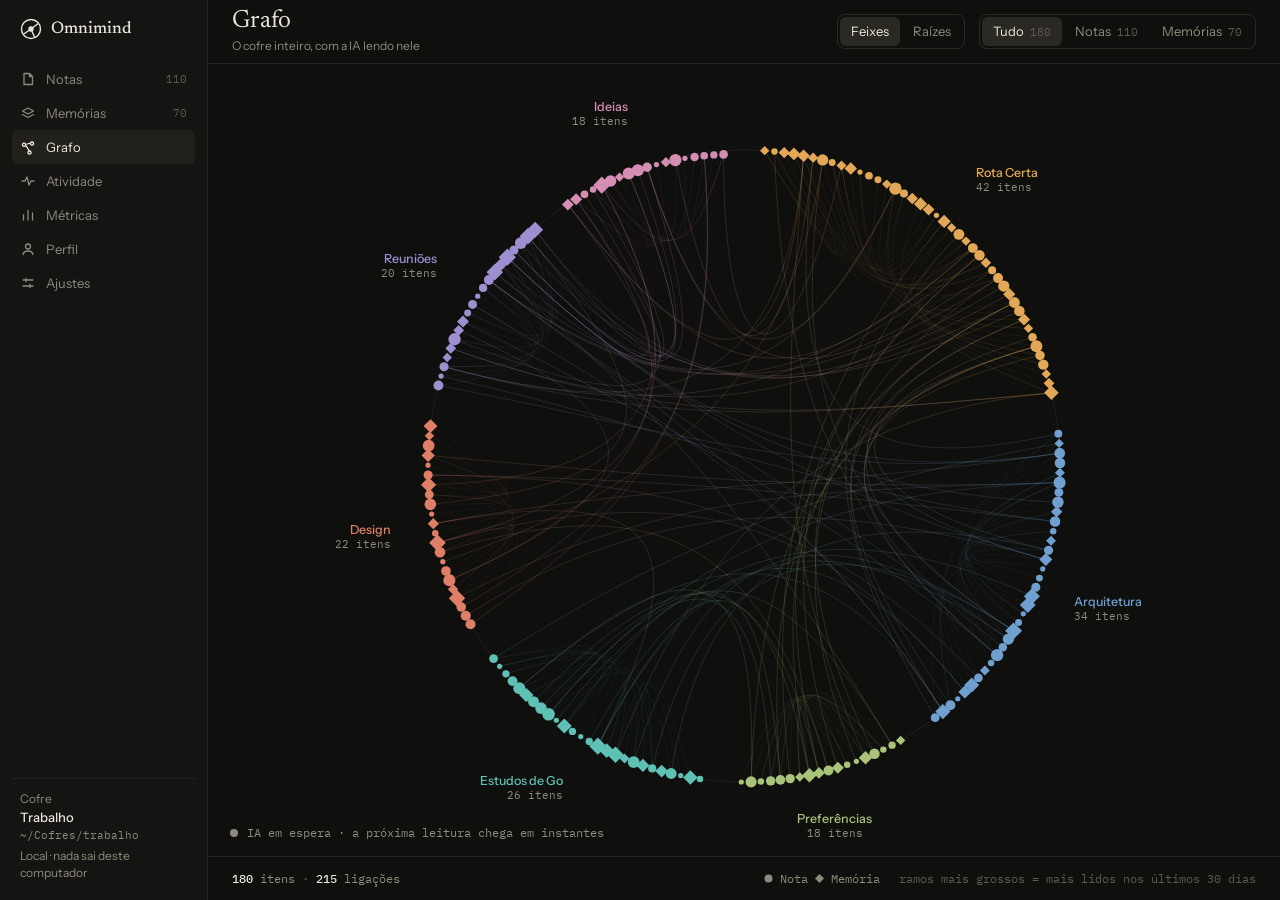
<file: docs/qa/ux-brain/no-print/graph-without.html>
<!doctype html>
<html lang="pt-BR">
<head>
<meta charset="utf-8">
<title>Omnimind — Grafo</title>
<meta name="viewport" content="width=device-width,initial-scale=1">
<link rel="preconnect" href="https://fonts.googleapis.com"><link rel="preconnect" href="https://fonts.gstatic.com" crossorigin>
<link href="https://fonts.googleapis.com/css2?family=Instrument+Sans:wght@400;500;600&family=IBM+Plex+Mono:wght@400;500&family=Newsreader:opsz,wght@6..72,400;6..72,500&display=swap" rel="stylesheet">
<style>
:root{--bg:#0f0f0d;--pn:#141412;--ln:#262420;--tx:#e9e5da;--mu:#8e897c;--dm:#5e5a50;--ui:'Instrument Sans',system-ui,sans-serif;--mo:'IBM Plex Mono',ui-monospace,monospace;--sf:'Newsreader',Georgia,serif}
*{box-sizing:border-box}
html,body{margin:0;height:100%;overflow:hidden;background:var(--bg);color:var(--tx);font:13px/1.4 var(--ui)}
body{display:grid;grid-template-columns:208px 1fr}
button{font:inherit;color:inherit;background:none;border:0;cursor:pointer;padding:0}
:focus-visible{outline:2px solid var(--tx);outline-offset:2px}
.side{background:var(--pn);border-right:1px solid var(--ln);padding:18px 12px;display:flex;flex-direction:column}
.brand{display:flex;align-items:center;gap:9px;padding:0 8px 22px;font:500 17px var(--sf)}
.nav{display:flex;align-items:center;gap:10px;width:100%;height:34px;padding:0 8px;border-radius:6px;color:var(--mu);text-align:left}
.nav:hover{background:#1b1a17;color:var(--tx)}
.nav[aria-current]{background:#22201b;color:var(--tx)}
.nav svg{width:16px;height:16px;fill:none;stroke:currentColor;stroke-width:1.3;stroke-linecap:round;stroke-linejoin:round}
.nav i{margin-left:auto;font:400 11px var(--mo);color:var(--dm)}
.vault{margin-top:auto;padding:12px 8px 0;border-top:1px solid var(--ln);color:var(--mu);font-size:12px}
.vault b{display:block;color:var(--tx);font-weight:500;font-size:13px}
.vault code{font:400 11px var(--mo);display:block;margin:2px 0 6px}
main{display:grid;grid-template-rows:64px 1fr 44px;min-width:0}
header{display:flex;align-items:center;justify-content:space-between;padding:0 24px;border-bottom:1px solid var(--ln)}
h1{font:400 25px/1 var(--sf);margin:0}
header p{margin:4px 0 0;color:var(--mu);font-size:12px}
.ctl{display:flex;gap:14px}
.seg{display:flex;gap:2px;padding:2px;border:1px solid #2c2a24;border-radius:8px}
.seg button{padding:5px 11px;border-radius:6px;color:var(--mu);display:flex;gap:6px;align-items:baseline}
.seg button:hover{color:var(--tx)}
.seg button[aria-pressed=true]{background:#2a2822;color:var(--tx)}
.seg :focus-visible{outline-offset:-2px}
.seg i,.mo{font:400 10.5px var(--mo);font-style:normal;color:var(--dm)}
.stage{position:relative;overflow:hidden}
canvas{position:absolute;inset:0;width:100%;height:100%;display:block}
canvas:focus-visible{outline-offset:-3px}
#tip{position:absolute;left:0;top:0;pointer-events:none;opacity:0;transition:opacity .12s;background:#1b1a17;border:1px solid #38352d;border-radius:8px;padding:9px 12px;min-width:200px;max-width:270px;box-shadow:0 10px 28px #0009}
#tip strong{display:block;font-weight:500;margin:3px 0 5px}
#tip .mo{color:var(--mu);font-size:11.5px}
#live{position:absolute;left:22px;bottom:16px;max-width:560px;display:flex;gap:9px;align-items:center;font:400 11.5px var(--mo);color:var(--mu);white-space:nowrap;overflow:hidden;text-overflow:ellipsis}
#live b{color:var(--tx);font-weight:400}
.dt{width:8px;height:8px;border-radius:50%;display:inline-block;flex:none}
.d{animation:bl 2.4s infinite}@keyframes bl{50%{opacity:.35}}
#pn{position:absolute;top:0;right:0;bottom:0;width:330px;background:var(--pn);border-left:1px solid var(--ln);padding:22px;overflow:auto;transform:translateX(100%);transition:transform .3s cubic-bezier(.2,.8,.2,1)}
#pn.on{transform:none}
#pn h2{font:500 22px/1.2 var(--sf);margin:10px 0 16px;outline:0}
.tg{display:inline-flex;gap:7px;align-items:center;font:400 10.5px var(--mo);color:var(--mu);text-transform:uppercase;letter-spacing:.07em}
dl{display:grid;grid-template-columns:96px 1fr;gap:7px 10px;margin:0 0 18px}
dt{color:var(--mu)}dd{margin:0}
dd code{font:400 11px var(--mo);color:#c9c4b6;word-break:break-all}
blockquote{margin:0 0 18px;padding:2px 0 2px 12px;border-left:2px solid;font:400 15.5px/1.45 var(--sf);color:#d6d1c3}
h3{font:500 10.5px var(--mo);color:var(--mu);text-transform:uppercase;letter-spacing:.08em;margin:0 0 9px}
.sp{display:flex;align-items:flex-end;gap:2px;height:30px;margin-bottom:20px}.sp b{flex:1;border-radius:1px}
.cn{display:flex;gap:9px;align-items:center;width:calc(100% + 16px);margin:0 -8px;padding:6px 8px;border-radius:6px;text-align:left}
.cn:hover{background:#1d1c18}
.x{position:absolute;top:14px;right:14px;width:28px;height:28px;border-radius:6px;color:var(--mu);font-size:15px}
.x:hover{background:#1d1c18;color:var(--tx)}
footer{display:flex;align-items:center;justify-content:space-between;padding:0 24px;border-top:1px solid var(--ln);font:400 12px var(--mo);color:var(--mu)}
footer b{color:var(--tx);font-weight:500}footer s{text-decoration:none;color:var(--dm);margin:0 7px}
.lg{display:flex;align-items:center;gap:7px}.lg em{font-style:normal;color:var(--dm);margin-left:12px}
@media (prefers-reduced-motion:reduce){*{animation:none!important;transition:none!important}}
</style>
</head>
<body>
<nav class="side" aria-label="Principal">
  <div class="brand"><svg width="22" height="22" viewBox="0 0 22 22" fill="none" stroke="#e9e5da" stroke-width="1.4" stroke-linecap="round"><circle cx="11" cy="11" r="9.5"/><path d="M11 11 17.5 6M11 11 4.5 15.5M11 11 14.5 19"/><circle cx="11" cy="11" r="2" fill="#e9e5da"/></svg>Omnimind</div>
  <div id="nav"></div>
  <div class="vault">Cofre<b>Trabalho</b><code>~/Cofres/trabalho</code>Local · nada sai deste computador</div>
</nav>
<main>
  <header><div><h1>Grafo</h1><p>O cofre inteiro, com a IA lendo nele</p></div><div class="ctl" id="ctl"></div></header>
  <section class="stage">
    <canvas id="cv" tabindex="0" aria-label="Grafo do cofre. Setas percorrem os itens, Enter abre o detalhe, Esc fecha."></canvas>
    <div id="tip"></div><div id="live"></div><aside id="pn" aria-label="Detalhe do item"></aside>
  </section>
  <footer><span id="cnt"></span><span class="lg"><svg width="9" height="9"><circle cx="4.5" cy="4.5" r="4" fill="currentColor"/></svg>Nota <svg width="9" height="9"><path d="M4.5 0 9 4.5 4.5 9 0 4.5z" fill="currentColor"/></svg>Memória <em>ramos mais grossos = mais lidos nos últimos 30 dias</em></span></footer>
</main>
<script>
const $=s=>document.querySelector(s),TAU=Math.PI*2,lerp=(a,b,t)=>a+(b-a)*t,cl=(v,a=0,b=1)=>Math.min(b,Math.max(a,v)),ez=t=>1-(1-t)**3;
const rng=s=>()=>{s|=0;s=s+0x6D2B79F5|0;let t=Math.imul(s^s>>>15,1|s);t=t+Math.imul(t^t>>>7,61|t)^t;return((t^t>>>14)>>>0)/4294967296};
const rnd=rng(1984),pick=a=>a[Math.floor(rnd()*a.length)],RM=matchMedia('(prefers-reduced-motion: reduce)').matches;
const UI="'Instrument Sans',sans-serif",MO="'IBM Plex Mono',monospace";
const NT=['decisão','rascunho','caso de borda','o que aprendi','checklist','pendências','comparativo','por que mudamos','exemplo mínimo','armadilhas','referências','resumo'];
const MT=['preferência registrada','regra aprendida','contexto da sessão','decisão lembrada','correção do usuário','padrão recorrente','restrição conhecida','último estado'];
const T=[
 ['Rota Certa','#e3a857',42,['Reotimização de rotas','Janelas de entrega','Paradas duplicadas','Cálculo de ETA','Cerca virtual','Fila de motoristas','Custo por km','Depósito central'],'Quando uma parada muda de janela, a rota inteira só é reotimizada se o atraso passar de 12 minutos.'],
 ['Arquitetura','#6fa0d0',34,['Fila de eventos','Esquema do banco','Cache de rotas','Contrato da API','Geocodificação','Migrações','Observabilidade','Limites de serviço'],'Eventos de entrega passam pela fila antes de tocar o banco; leitura nunca bloqueia escrita.'],
 ['Preferências','#a9c47a',18,['Estilo de commit','Testes de tabela','Nomes em português','Comentários no código','Formato das respostas','Ferramentas de terminal','Revisão de código','Tamanho das funções'],'Commits curtos, no imperativo, em português. Teste de tabela antes de qualquer mock.'],
 ['Estudos de Go','#5fc0b5',26,['Goroutines','Canais','Contexto e cancelamento','Interfaces pequenas','Tratamento de erros','Generics','Pacote sync','Testes com testing.T'],'Todo goroutine precisa de dono e de um jeito de parar. Contexto sempre como primeiro argumento.'],
 ['Design','#e07f68',22,['Sistema de cores','Tabelas densas','Estados vazios','Mapa da entrega','Tipografia','Atalhos de teclado','Modo escuro','Painel lateral'],'Densidade primeiro: linhas de 28 px, números à direita, cor só para indicar estado.'],
 ['Reuniões','#9d8fd0',20,['Planejamento semanal','Retro do trimestre','Conversa com o cliente','Alinhamento com ops','Demo de sexta','1:1 com a equipe','Kickoff do piloto','Revisão de incidente'],'Ficou combinado validar o piloto com três motoristas antes de abrir para a frota inteira.'],
 ['Ideias','#d68fb5',18,['Notificação de atraso','Rota por voz','Painel do motorista','Previsão de demanda','Modo offline','Importar planilhas','Resumo diário','Etiquetas por cor'],'E se o motorista pudesse ditar a ocorrência em vez de digitar? Testar no piloto de Campinas.']
].map(([n,c,k,h,ex])=>({n,c,k,h,ex}));
// ---- dados (semente fixa) ----
const GAP=.1,I=[],L=[],seen=new Set();let ang=-Math.PI/2+GAP/2;
T.forEach((t,ti)=>{
  t.w=(TAU-7*GAP)*t.k/180;t.mid=ang+t.w/2;t.it=[];const used=new Set();
  for(let i=0;i<t.k;i++){
    const mem=rnd()<.38;let h,g;do{h=pick(t.h);g=pick(mem?MT:NT)}while(used.has(h+g));used.add(h+g);
    const an=ang+(i+.5)/t.k*t.w,reads=Math.floor(rnd()**2.2*36)+(mem?2:0);
    const it={id:I.length,th:ti,mem,title:`${h} — ${g}`,reads,ago:1+Math.floor(rnd()*70),an,d:I.length/180*.9,a:0,tg:1,rv:0,rx:Math.cos(an),ry:Math.sin(an),sp:Array(30).fill(0),ad:[]};
    for(let k=0;k<reads;k++)it.sp[29-Math.floor(rnd()**1.7*30)]++;
    I.push(it);t.it.push(it);
  }
  t.hub=[Math.cos(t.mid)*.28,Math.sin(t.mid)*.28];t.g=[];
  for(let s=0;s<t.k;s+=6){
    const mb=t.it.slice(s,s+6),ga=mb.reduce((q,x)=>q+x.an,0)/mb.length,r=.56+rnd()*.08,g={m:mb,x:Math.cos(ga)*r,y:Math.sin(ga)*r};t.g.push(g);
    mb.forEach(x=>{const la=ga+(x.an-ga)*1.7,lr=.8+rnd()*.17;x.tx=Math.cos(la)*lr;x.ty=Math.sin(la)*lr});
  }
  ang+=t.w+GAP;
});
const add=(p,q,x)=>{if(p===q)return;const k=Math.min(p.id,q.id)+'-'+Math.max(p.id,q.id);if(seen.has(k))return;seen.add(k);L.push({a:p,b:q,x,k:.86+rnd()*.09});p.ad.push(q);q.ad.push(p)};
I.forEach(p=>{if(rnd()<.72)add(p,pick(T[p.th].it),0)});
const PR=[[0,1],[0,5],[2,3],[2,0],[4,6],[5,6],[1,3],[4,1],[6,0],[5,1]],hub=t=>{const u=pick(T[t].it),v=pick(T[t].it);return u.reads>v.reads?u:v};
for(let n=0;n<95;n++){const[p,q]=rnd()<.8?pick(PR):[Math.floor(rnd()*7),Math.floor(rnd()*7)];if(p!==q)add(hub(p),hub(q),1)}
// ---- interface ----
const nN=I.filter(x=>!x.mem).length,S={shape:'feixes',flt:'tudo'},cv=$('#cv'),ctx=cv.getContext('2d'),tip=$('#tip'),pn=$('#pn');
const NAV=[['Notas','M4 2.5h5.5l3 3v8H4z M9.5 2.5v3h3',nN],['Memórias','M2.5 6 8 3l5.5 3L8 9z M2.5 9.5 8 12.5l5.5-3',180-nN],['Grafo','M5.5 5.5 10.5 4M5.8 6.6l3 4.4M4 4.2a1.6 1.6 0 1 0 .01 0M12 3a1.6 1.6 0 1 0 .01 0M9.5 12a1.6 1.6 0 1 0 .01 0'],['Atividade','M2 8h3l2-4 2 8 2-4h3'],['Métricas','M3.5 13V8M8 13V3.5M12.5 13V6'],['Perfil','M8 8a2.5 2.5 0 1 0 0-5 2.5 2.5 0 0 0 0 5zM3 13.5c.5-2.5 2.5-3.5 5-3.5s4.5 1 5 3.5'],['Ajustes','M3 5h10M3 11h10M6 3.5v3M10 9.5v3']];
$('#nav').innerHTML=NAV.map(([n,d,c])=>`<button class="nav" ${n=='Grafo'?'aria-current="page"':''}><svg viewBox="0 0 16 16"><path d="${d}"/></svg>${n}${c?`<i>${c}</i>`:''}</button>`).join('');
$('#ctl').innerHTML=[['shape','Forma do grafo',[['feixes','Feixes'],['raizes','Raízes']]],['flt','Filtro',[['tudo','Tudo',180],['notas','Notas',nN],['mem','Memórias',180-nN]]]]
  .map(([g,lb,o])=>`<div class="seg" role="group" aria-label="${lb}">${o.map(([k,l,c])=>`<button data-g="${g}" data-k="${k}">${l}${c?`<i>${c}</i>`:''}</button>`).join('')}</div>`).join('');
const ok=x=>S.flt=='tudo'||(S.flt=='mem')===x.mem,slug=s=>s.normalize('NFD').replace(/[\u0300-\u036f]/g,'').toLowerCase().replace(/[^a-z0-9]+/g,'-').replace(/^-|-$/g,'');
const rl=x=>x.reads?`lida ${x.reads} ${x.reads==1?'vez':'vezes'} em 30 dias`:'não lida em 30 dias';
let mt=0,m=0,pt=0,sh=0,W=0,H=0,R=300,cx=0,cy=0,hov=null,sel=null,kb=false,rd=null,nx=0,fx=[];const t0=performance.now()/1e3;
function sync(){
  document.querySelectorAll('[data-g]').forEach(b=>b.setAttribute('aria-pressed',S[b.dataset.g]===b.dataset.k));
  mt=S.shape=='raizes'?1:0;I.forEach(x=>x.tg=ok(x)?1:.1);
  $('#cnt').innerHTML=`<b>${I.filter(ok).length}</b> itens<s>·</s><b>${L.filter(l=>ok(l.a)&&ok(l.b)).length}</b> ligações`;
}
$('#ctl').onclick=e=>{const b=e.target.closest('[data-g]');if(b){S[b.dataset.g]=b.dataset.k;sync()}};
function open(x){
  sel=x;pt=1;const t=T[x.th],mx=Math.max(...x.sp,1),cn=[...x.ad].sort((p,q)=>q.reads-p.reads);pn.inert=false;pn.classList.add('on');
  pn.innerHTML=`<button class="x" aria-label="Fechar painel">✕</button><span class="tg"><i class="dt" style="background:${t.c}"></i>${t.n} · ${x.mem?'Memória':'Nota'}</span><h2 tabindex="-1">${x.title}</h2>
  <dl><dt>Uso</dt><dd>${rl(x)}</dd><dt>Última leitura</dt><dd>${x.ago?`há ${x.ago} h`:'agora há pouco'}</dd><dt>Arquivo</dt><dd><code>${x.mem?'.omnimind/memorias':'cofre/'+slug(t.n)}/${slug(x.title)}.md</code></dd></dl>
  <h3>${x.mem?'Memória guardada pela IA':'Trecho da nota'}</h3><blockquote style="border-color:${t.c}">${t.ex}</blockquote>
  <h3>Leituras por dia · 30 dias</h3><div class="sp">${x.sp.map(v=>`<b style="height:${2+v/mx*28}px;background:${v?t.c:'#2a2822'}"></b>`).join('')}</div>
  <h3>Conexões · ${cn.length}</h3>${cn.slice(0,7).map(c=>`<button class="cn" data-i="${c.id}"><i class="dt" style="background:${T[c.th].c}"></i><span>${c.title}</span></button>`).join('')}${cn.length>7?`<p class="mo">+ ${cn.length-7} outras</p>`:''}`;
  pn.querySelector('h2').focus();
}
function close(){sel=null;pt=0;pn.classList.remove('on');pn.inert=true;cv.focus()}
pn.inert=true;
pn.onclick=e=>{if(e.target.closest('.x'))close();const b=e.target.closest('[data-i]');if(b)open(I[+b.dataset.i])};
document.addEventListener('keydown',e=>{if(e.key==='Escape'&&sel)close()});
function tipAt(it,x,y){
  if(!it){tip.style.opacity=0;tip._i=null;return}
  if(tip._i!==it){tip._i=it;tip.innerHTML=`<span class="tg"><i class="dt" style="background:${T[it.th].c}"></i>${T[it.th].n}</span><strong>${it.title}</strong><div class="mo">${it.mem?'◆ Memória':'● Nota'}</div><div class="mo" style="color:var(--mu);font-size:11.5px">${rl(it)}</div>`}
  tip.style.opacity=1;tip.style.transform=`translate(${Math.min(x+16,W-tip.offsetWidth-10)}px,${Math.min(y+16,H-tip.offsetHeight-10)}px)`;
}
cv.onmousemove=e=>{
  kb=false;const b=cv.getBoundingClientRect(),x=e.clientX-b.left,y=e.clientY-b.top;let best=null,bd=1e9;
  for(const it of I){if(it.a<.5||it.rv<.9)continue;const d=Math.hypot(it.px-x,it.py-y);if(d<bd&&d<it.r+7){bd=d;best=it}}
  hov=best;cv.style.cursor=best?'pointer':'';tipAt(best,x,y);
};
cv.onmouseleave=()=>{hov=null;tipAt(null)};
cv.onclick=()=>hov?open(hov):sel&&close();
cv.onkeydown=e=>{
  const v=I.filter(ok);
  if(e.key==='ArrowRight'||e.key==='ArrowLeft'){e.preventDefault();kb=true;hov=v[(v.indexOf(hov)+(e.key==='ArrowRight'?1:-1)+v.length)%v.length];tipAt(hov,hov.px+12,hov.py+12)}
  else if((e.key==='Enter'||e.key===' ')&&hov){e.preventDefault();open(hov)}
};
cv.onblur=()=>{if(kb){hov=null;tipAt(null)}};
new ResizeObserver(()=>{const b=cv.parentNode.getBoundingClientRect(),r=devicePixelRatio||1;W=b.width;H=b.height;cv.width=W*r;cv.height=H*r;ctx.setTransform(r,0,0,r,0,0);R=Math.min(H/2-80,W/2-210)}).observe(cv.parentNode);
// ---- desenho ----
const bp=(c,s)=>{const u=1-s,a=u*u*u,b=3*u*u*s,d=3*u*s*s,e=s*s*s;return[a*c[0]+b*c[2]+d*c[4]+e*c[6],a*c[1]+b*c[3]+d*c[5]+e*c[7]]};
const shape=(x,y,r,mem)=>{ctx.beginPath();if(mem){r*=1.35;ctx.moveTo(x,y-r);ctx.lineTo(x+r,y);ctx.lineTo(x,y+r);ctx.lineTo(x-r,y);ctx.closePath()}else ctx.arc(x,y,r,0,TAU)};
function br(x0,y0,x1,y1,w,col,al,s){ctx.globalAlpha=al;ctx.strokeStyle=col;ctx.lineWidth=w;ctx.beginPath();ctx.moveTo(x0,y0);ctx.quadraticCurveTo((x0+x1)/2-(y1-y0)*s,(y0+y1)/2+(x1-x0)*s,x1,y1);ctx.stroke()}
function frame(ts){
  requestAnimationFrame(frame);if(!W)return;
  const now=ts/1e3,dt=Math.min(.05,now-(frame.p||now));frame.p=now;
  m=RM?mt:lerp(m,mt,Math.min(1,dt*5));sh=RM?pt:lerp(sh,pt,Math.min(1,dt*6));
  const el=RM?9:now-t0,la=ez(cl((el-1)/.8)),gv=ez(cl(el/1.4));
  cx=W/2-sh*160;cy=H/2+6;
  I.forEach(x=>{x.a=RM?x.tg:x.a+(x.tg-x.a)*Math.min(1,dt*9);x.rv=ez(cl((el-x.d)/.9));x.px=cx+lerp(x.rx,x.tx,m)*x.rv*R;x.py=cy+lerp(x.ry,x.ty,m)*x.rv*R;x.r=2.6+Math.sqrt(x.reads)*.62});
  T.forEach(t=>{
    t.rs=1+t.it.reduce((q,x)=>q+x.reads,0);
    const p=(r)=>[cx+Math.cos(t.mid)*R*r,cy+Math.sin(t.mid)*R*r];t.in=p(lerp(.2,.28,m));t.md=p(lerp(.6,.48,m));
  });
  L.forEach(l=>{
    const{a,b,k,x}=l,A=x?T[a.th].in:T[a.th].md,B=x?T[b.th].in:T[b.th].md,kk=x?k:.8;
    l.c=[a.px,a.py,a.px+(A[0]-a.px)*kk,a.py+(A[1]-a.py)*kk,b.px+(B[0]-b.px)*kk,b.py+(B[1]-b.py)*kk,b.px,b.py];
  });
  if(rd&&now-rd.t0>3.1)rd=null;
  if(!rd&&el>2.2&&now>nx){const v=L.filter(l=>l.a.tg==1&&l.b.tg==1);if(v.length){const l=pick(v);rd={l,to:rnd()<.5?l.b:l.a,t0:now,done:0}}nx=now+3.4+rnd()*2}
  if(rd&&!rd.done&&(RM||now-rd.t0>=1.3)){
    const x=rd.to;rd.done=1;x.reads++;x.ago=0;fx.push({x,t:now});
    $('#live').innerHTML=`<i class="dt d" style="background:${T[x.th].c}"></i><span>IA leu <b>${x.title}</b> · ${T[x.th].n}</span>`;
  }
  const q=rd?now-rd.t0:0,hl=rd?(RM?(q<2.4?.8:0):.85*cl(1-(q-1.3)/1.5)):0,fo=hov||sel,nb=fo?new Set([fo,...fo.ad]):null;
  ctx.clearRect(0,0,W,H);
  ctx.lineWidth=1;ctx.strokeStyle='#e9e5da';ctx.globalAlpha=.07*(1-m)*gv;ctx.beginPath();ctx.arc(cx,cy,R*gv,0,TAU);ctx.stroke();
  if(m>.01){
    const mx=Math.max(...T.map(t=>t.rs));
    T.forEach((t,ti)=>{
      const s=ti%2?.07:-.07,h=[cx+t.hub[0]*R*gv,cy+t.hub[1]*R*gv];
      br(cx,cy,h[0],h[1],1.5+10*Math.sqrt(t.rs/mx),t.c,.7*m,s);
      t.g.forEach(g=>{
        const gp=[cx+g.x*R*gv,cy+g.y*R*gv],gr=g.m.reduce((u,x)=>u+x.reads,0);
        br(h[0],h[1],gp[0],gp[1],.8+5*Math.sqrt(Math.min(1,gr/mx*5)),t.c,.7*m,-s);
        g.m.forEach(x=>br(gp[0],gp[1],x.px,x.py,.5+1.6*Math.sqrt(x.reads/36),t.c,.55*m*x.a*x.rv,s*1.4));
      });
    });
    ctx.globalAlpha=m*gv;ctx.fillStyle='#e9e5da';ctx.beginPath();ctx.arc(cx,cy,5,0,TAU);ctx.fill();
  }
  L.forEach(l=>{
    const{a,b,c}=l,on=fo&&(a===fo||b===fo),hit=rd&&rd.l===l;
    let al=(l.x?.2:.1)*(1-m*.85);if(fo)al=on?.9:al*.25;if(hit)al=Math.max(al,hl);
    al*=Math.min(a.a,b.a)*la;if(al<.008)return;
    ctx.globalAlpha=al;ctx.lineWidth=on||hit?1.7:l.x?.9:.7;
    let st=T[a.th].c;if(l.x){st=ctx.createLinearGradient(c[0],c[1],c[6],c[7]);st.addColorStop(0,T[a.th].c);st.addColorStop(1,T[b.th].c)}
    ctx.strokeStyle=st;ctx.beginPath();ctx.moveTo(c[0],c[1]);ctx.bezierCurveTo(c[2],c[3],c[4],c[5],c[6],c[7]);ctx.stroke();
  });
  I.forEach(x=>{ctx.globalAlpha=x.a*x.rv*(nb&&!nb.has(x)?.28:1);ctx.fillStyle=T[x.th].c;shape(x.px,x.py,x.r,x.mem);ctx.fill()});
  if(rd&&!RM){
    const f=rd.to===rd.l.b?1:-1,p=cl(q/1.3),s0=f>0?ez(p):1-ez(p);
    if(p<1)for(let j=11;j>=0;j--){const[x,y]=bp(rd.l.c,cl(s0-f*j*.022));ctx.globalAlpha=(1-j/12)*.9;ctx.fillStyle='#fff4dc';ctx.beginPath();ctx.arc(x,y,3.4*(1-j/16)+.4,0,TAU);ctx.fill()}
  }
  fx=fx.filter(f=>now-f.t<1.5);
  fx.forEach(f=>{const u=(now-f.t)/1.5;ctx.globalAlpha=.8*(1-u);ctx.strokeStyle='#fff4dc';ctx.lineWidth=1.5;ctx.beginPath();ctx.arc(f.x.px,f.x.py,f.x.r+(RM?6:4+u*22),0,TAU);ctx.stroke()});
  [[sel,5,1.5,.9],[hov,kb?6:4,kb?2.2:1.3,1]].forEach(([x,o,w,al])=>{if(!x)return;ctx.globalAlpha=al;ctx.strokeStyle='#e9e5da';ctx.lineWidth=w;shape(x.px,x.py,x.r+o,x.mem);ctx.stroke()});
  T.forEach(t=>{
    const c=Math.cos(t.mid),s=Math.sin(t.mid),n=t.it.filter(ok).length,x=cx+c*R*1.14,y=cy+s*R*1.14+(s<-.5?-14:s>.5?8:-3);
    ctx.globalAlpha=gv*(fo&&fo.th!==T.indexOf(t)?.5:1);ctx.textAlign=c>.3?'left':c<-.3?'right':'center';
    ctx.fillStyle=t.c;ctx.font=`500 12.5px ${UI}`;ctx.fillText(t.n,x,y);
    ctx.fillStyle='#8e897c';ctx.font=`400 10.5px ${MO}`;ctx.fillText(`${n} ${n==1?'item':'itens'}`,x,y+14);
  });
  ctx.globalAlpha=1;
}
sync();requestAnimationFrame(frame);
$('#live').innerHTML='<i class="dt d" style="background:#8e897c"></i><span>IA em espera · a próxima leitura chega em instantes</span>';
</script>
</body>
</html>
</file>
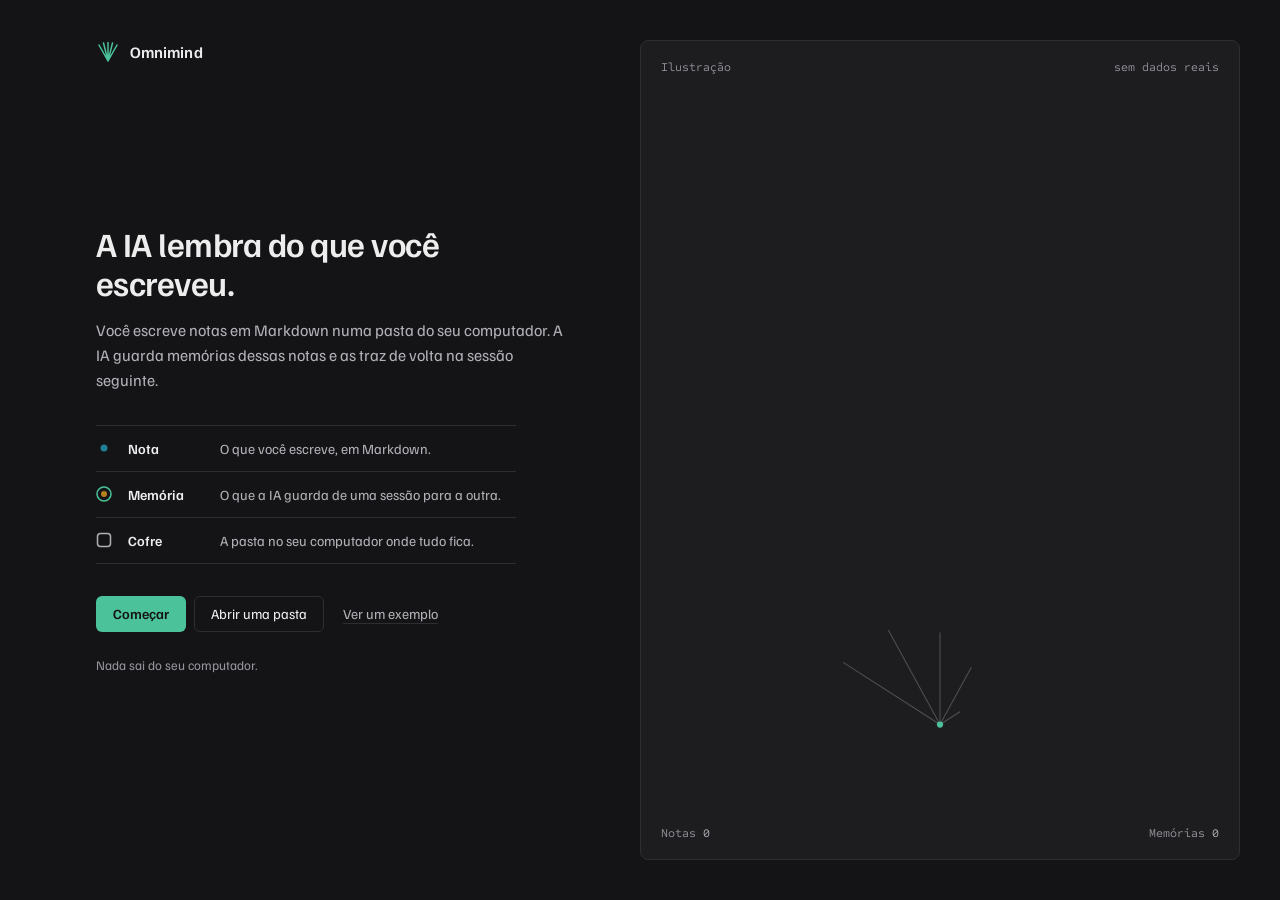
<file: docs/qa/ux-brain/no-print/home-with.html>
<!doctype html>
<html lang="pt-BR">
<head>
<meta charset="utf-8">
<meta name="viewport" content="width=device-width, initial-scale=1">
<title>Omnimind</title>
<link rel="preconnect" href="https://fonts.googleapis.com">
<link rel="preconnect" href="https://fonts.gstatic.com" crossorigin>
<link href="https://fonts.googleapis.com/css2?family=Familjen+Grotesk:wght@400;600&family=Sometype+Mono:wght@400&display=swap" rel="stylesheet">
<style>
:root{
  --bg:#141416; --panel:#1D1D20; --text:#EDEDEE; --text-2:#B0B0B7; --muted:#94949C;
  --line:#2D2D32; --hover:#232327; --sel:#2A2A2F; --accent:#4CC29A;
  --sans:"Familjen Grotesk",system-ui,sans-serif; --mono:"Sometype Mono",ui-monospace,monospace;
}
*{box-sizing:border-box}
html,body{height:100%;margin:0}
body{background:var(--bg);color:var(--text);font:400 14px/1.5 var(--sans);overflow:hidden;
  display:grid;grid-template-columns:minmax(520px,640px) 1fr;-webkit-font-smoothing:antialiased}
main{padding:0 56px 0 96px;display:flex;flex-direction:column;justify-content:center;position:relative}
.brand{position:absolute;top:40px;left:96px;display:flex;align-items:center;gap:10px;
  font-weight:600;font-size:16px;letter-spacing:.005em}
.brand svg{width:24px;height:24px;stroke:var(--accent);fill:none;stroke-width:1.5;stroke-linecap:round}
h1{font-weight:600;font-size:34px;line-height:1.14;letter-spacing:-.015em;margin:0;max-width:15em}
.lead{font-size:16px;line-height:1.55;color:var(--text-2);margin:16px 0 0;max-width:30em}
dl{margin:32px 0 0;border-top:1px solid var(--line);max-width:30em}
.row{display:grid;grid-template-columns:24px 84px 1fr;align-items:baseline;gap:0 8px;
  padding:12px 0;border-bottom:1px solid var(--line)}
.row svg{width:16px;height:16px;align-self:center;justify-self:start;overflow:visible}
dt{font-weight:600}
dd{margin:0;color:var(--text-2)}
.actions{display:flex;align-items:center;gap:8px;margin-top:32px}
button{font:inherit;cursor:pointer;height:36px;padding:0 16px;border-radius:6px;border:1px solid transparent;
  background:none;color:var(--text);transition:background-color .12s,border-color .12s,color .12s}
button:focus-visible{outline:2px solid var(--accent);outline-offset:2px}
.primary{background:var(--accent);color:var(--bg);font-weight:600}
.primary:hover{filter:brightness(1.1)}
.secondary{border-color:var(--line)}
.secondary:hover{background:var(--hover);border-color:var(--muted)}
.ghost{color:var(--text-2);padding:0 10px;text-decoration:underline;text-decoration-color:var(--line);text-underline-offset:4px}
.ghost:hover{color:var(--text);text-decoration-color:var(--muted)}
.foot{margin:24px 0 0;font-size:13px;color:var(--muted)}
.stage{padding:40px 40px 40px 0}
.panel{position:relative;height:100%;background:var(--panel);border:1px solid var(--line);border-radius:8px;overflow:hidden}
canvas{position:absolute;inset:0;width:100%;height:100%;display:block}
.tag{position:absolute;left:20px;right:20px;display:flex;justify-content:space-between;
  font:400 12px/1 var(--mono);color:var(--muted);font-variant-numeric:tabular-nums;pointer-events:none}
.tag.top{top:20px}.tag.bot{bottom:20px}
.tag b{font-weight:400;color:var(--text-2)}
@media (max-width:1100px){body{grid-template-columns:1fr}.stage{display:none}}
</style>
</head>
<body>
<main>
  <div class="brand">
    <svg viewBox="0 0 24 24" aria-hidden="true"><path d="M12 21 3 5M12 21 7.5 3M12 21V2.5M12 21 16.5 3M12 21 21 5"/></svg>
    Omnimind
  </div>
  <h1>A IA lembra do que você escreveu.</h1>
  <p class="lead">Você escreve notas em Markdown numa pasta do seu computador. A IA guarda memórias dessas notas e as traz de volta na sessão seguinte.</p>
  <dl>
    <div class="row">
      <svg viewBox="0 0 16 16" aria-hidden="true"><circle cx="8" cy="8" r="3.5" fill="#1E7F96"/></svg>
      <dt>Nota</dt><dd>O que você escreve, em Markdown.</dd>
    </div>
    <div class="row">
      <svg viewBox="0 0 16 16" aria-hidden="true"><circle cx="8" cy="8" r="3" fill="#B5801A"/><circle cx="8" cy="8" r="7" fill="none" stroke="#4CC29A" stroke-width="1.5"/></svg>
      <dt>Memória</dt><dd>O que a IA guarda de uma sessão para a outra.</dd>
    </div>
    <div class="row">
      <svg viewBox="0 0 16 16" aria-hidden="true"><rect x="1.5" y="1.5" width="13" height="13" rx="3" fill="none" stroke="#B0B0B7" stroke-width="1.5"/></svg>
      <dt>Cofre</dt><dd>A pasta no seu computador onde tudo fica.</dd>
    </div>
  </dl>
  <div class="actions">
    <button class="primary" id="start">Começar</button>
    <button class="secondary" id="open">Abrir uma pasta</button>
    <button class="ghost" id="demo">Ver um exemplo</button>
  </div>
  <p class="foot">Nada sai do seu computador.</p>
</main>
<div class="stage">
  <div class="panel">
    <canvas id="cv" role="img" aria-label="Ilustração de um grafo de notas e memórias que cresce a partir de um ponto na base, sem dados reais."></canvas>
    <div class="tag top" aria-hidden="true"><span>Ilustração</span><span>sem dados reais</span></div>
    <div class="tag bot" aria-hidden="true"><span>Notas <b id="cn">0</b></span><span>Memórias <b id="cm">0</b></span></div>
  </div>
</div>
<script>
(() => {
  const TH = ['#C9452E','#B5801A','#1F7A5C','#1E7F96','#2B5FD9'];
  const ACC = '#4CC29A', EDGE = '#94949C', PANEL = '#1D1D20';
  const W = 720, H = 760, root = {x: W/2, y: H - 36};
  let s = 11;
  const rand = () => { s |= 0; s = s + 0x6D2B79F5 | 0; let t = Math.imul(s ^ s >>> 15, 1 | s);
    t = t + Math.imul(t ^ t >>> 7, 61 | t) ^ t; return ((t ^ t >>> 14) >>> 0) / 4294967296; };
  const nodes = [], edges = [], queue = [];
  const grow = (x, y, a, len, d, t0, th, parent) => {
    const nx = x + Math.cos(a) * len, ny = y + Math.sin(a) * len;
    if (nx < 28 || nx > W - 28 || ny < 44 || ny > H - 44) return;
    const t1 = t0 + .45 + len / 230;
    const n = {x: nx, y: ny, t: t1, th, d, parent, mem: d > 0 && rand() < .2};
    nodes.push(n); edges.push({ax: x, ay: y, bx: nx, by: ny, t0, t1, w: 1});
    if (d < 6) queue.push({n, a, len, d, t1, th});
  };
  for (let i = 0; i < 5; i++) grow(root.x, root.y, -Math.PI/2 + (i - 2) * .5, 150, 0, i * .18, i, null);
  while (queue.length && nodes.length < 210) {
    const q = queue.shift();
    const k = q.d === 0 ? 2 : rand() < .45 ? 1 : rand() < .8 ? 2 : 3;
    for (let i = 0; i < k; i++) {
      const spread = k > 1 ? (i - (k - 1) / 2) * .6 : 0;
      const a = q.a + (rand() - .5) * .7 + spread;
      const n0 = nodes.length;
      grow(q.n.x, q.n.y, a, q.len * (.74 + rand() * .12), q.d + 1, q.t1 + rand() * .3, q.th, q.n);
      if (nodes.length > n0) nodes[n0].parent = q.n;
    }
  }
  let links = 0;
  for (let i = 0; i < nodes.length && links < 22; i++)
    for (let j = i + 1; j < nodes.length && links < 22; j++) {
      const a = nodes[i], b = nodes[j];
      if (a.d < 2 || b.d < 2 || a.parent === b || b.parent === a || a.parent === b.parent) continue;
      if (Math.hypot(a.x - b.x, a.y - b.y) < 64 && rand() < .3) {
        const t0 = Math.max(a.t, b.t) + .1;
        edges.push({ax: a.x, ay: a.y, bx: b.x, by: b.y, t0, t1: t0 + .6, w: .5}); links++;
      }
    }
  const total = Math.max(...nodes.map(n => n.t)) + .5;
  const cv = document.getElementById('cv'), ctx = cv.getContext('2d');
  const cn = document.getElementById('cn'), cm = document.getElementById('cm');
  const ease = p => 1 - Math.pow(1 - Math.min(1, Math.max(0, p)), 3);
  let T = 0;
  function draw(t) {
    const w = cv.clientWidth, h = cv.clientHeight, dpr = devicePixelRatio || 1;
    if (cv.width !== Math.round(w * dpr) || cv.height !== Math.round(h * dpr)) {
      cv.width = Math.round(w * dpr); cv.height = Math.round(h * dpr);
    }
    const k = Math.min(w / W, h / H) * .94;
    ctx.setTransform(dpr, 0, 0, dpr, 0, 0);
    ctx.clearRect(0, 0, w, h);
    ctx.translate((w - W * k) / 2, (h - H * k) / 2 + 6); ctx.scale(k, k);
    ctx.lineCap = 'round';
    for (const e of edges) {
      if (t <= e.t0) continue;
      const p = ease((t - e.t0) / (e.t1 - e.t0));
      ctx.globalAlpha = e.w < 1 ? .28 : .42; ctx.strokeStyle = EDGE; ctx.lineWidth = e.w * 1.2 / k * .9;
      ctx.beginPath(); ctx.moveTo(e.ax, e.ay);
      ctx.lineTo(e.ax + (e.bx - e.ax) * p, e.ay + (e.by - e.ay) * p); ctx.stroke();
    }
    ctx.globalAlpha = 1;
    let nc = 0, mc = 0;
    for (const n of nodes) {
      if (t < n.t) continue;
      nc++; if (n.mem) mc++;
      const g = ease((t - n.t) / .35);
      ctx.fillStyle = TH[n.th]; ctx.beginPath(); ctx.arc(n.x, n.y, 3.2 * g, 0, 7); ctx.fill();
      if (n.mem) {
        ctx.strokeStyle = ACC; ctx.lineWidth = 1.5; ctx.beginPath();
        ctx.arc(n.x, n.y, 7.5 * g, 0, 7); ctx.stroke();
      }
    }
    ctx.fillStyle = ACC; ctx.beginPath(); ctx.arc(root.x, root.y, 4, 0, 7); ctx.fill();
    cn.textContent = nc; cm.textContent = mc;
  }
  const still = matchMedia('(prefers-reduced-motion: reduce)');
  let t0 = null;
  function frame(now) {
    if (t0 === null) t0 = now;
    T = (now - t0) / 1000 - .3;
    if (T >= total) { T = total; draw(T); return; }
    draw(Math.max(T, 0)); requestAnimationFrame(frame);
  }
  addEventListener('resize', () => draw(T));
  document.fonts.ready.then(() => {
    if (still.matches) { T = total; draw(T); } else requestAnimationFrame(frame);
  });
})();
</script>
</body>
</html>
</file>
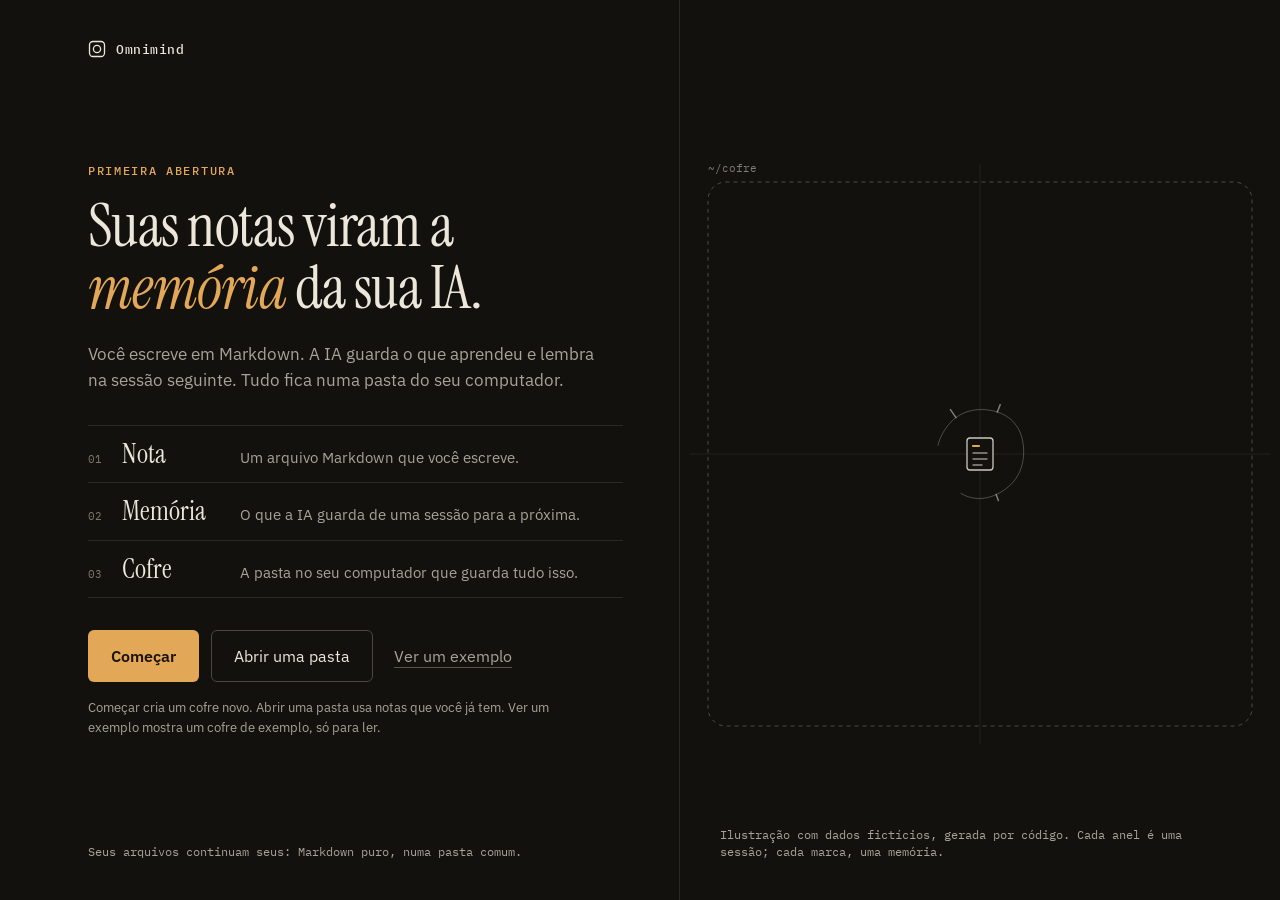
<file: docs/qa/ux-brain/no-print/home-without.html>
<!doctype html>
<html lang="pt-BR">
<head>
<meta charset="utf-8">
<meta name="viewport" content="width=device-width,initial-scale=1">
<title>Omnimind</title>
<link rel="preconnect" href="https://fonts.googleapis.com">
<link rel="preconnect" href="https://fonts.gstatic.com" crossorigin>
<link href="https://fonts.googleapis.com/css2?family=IBM+Plex+Mono:wght@400;500&family=IBM+Plex+Sans:wght@400;500;600&family=Instrument+Serif:ital@0;1&display=swap" rel="stylesheet">
<style>
:root{--bg:#12110e;--line:#2b2923;--ink:#ece7da;--mute:#a8a396;--acc:#e3a857;color-scheme:dark}
*{box-sizing:border-box;margin:0}
html,body{height:100%;overflow:hidden}
body{background:var(--bg);color:var(--ink);font:400 16px/1.5 "IBM Plex Sans",system-ui,sans-serif;display:grid;grid-template-columns:680px 1fr;-webkit-font-smoothing:antialiased}
.l{display:flex;flex-direction:column;padding:40px 56px 40px 88px;border-right:1px solid var(--line);min-height:0}
.brand{display:flex;align-items:center;gap:10px;font:500 13px "IBM Plex Mono",monospace;letter-spacing:.04em}
.brand svg{width:18px;height:18px}
main{margin:auto 0}
.eyebrow{font:500 12px "IBM Plex Mono",monospace;letter-spacing:.14em;text-transform:uppercase;color:var(--acc);margin-bottom:18px}
h1{font:400 60px/1.03 "Instrument Serif",Georgia,serif;letter-spacing:-.012em;text-wrap:balance}
h1 em{color:var(--acc)}
.lead{margin-top:22px;max-width:31em;font-size:17px;color:var(--mute)}
dl{margin-top:32px}
.d{display:grid;grid-template-columns:34px 118px 1fr;align-items:baseline;padding:12px 0;border-top:1px solid var(--line)}
.d:last-child{border-bottom:1px solid var(--line)}
.d span{font:400 11px "IBM Plex Mono",monospace;color:#7d796c}
dt{font:400 27px/1.2 "Instrument Serif",Georgia,serif;transition:color .15s}
dd{font-size:15px;color:var(--mute)}
.d:hover dt{color:var(--acc)}
.a{display:flex;align-items:center;gap:12px;margin-top:32px}
button{font:inherit;cursor:pointer;border-radius:6px;border:1px solid transparent;padding:13px 22px;color:var(--ink);background:none;transition:background .15s,border-color .15s,color .15s}
.p{background:var(--acc);color:#1a1408;font-weight:600}
.p:hover{background:#efba72}
.s{border-color:#4a463c}
.s:hover{border-color:var(--mute);background:#1b1a16}
.t{padding-inline:8px;color:var(--mute);text-decoration:underline;text-underline-offset:5px;text-decoration-color:#58544a}
.t:hover{color:var(--ink)}
:focus-visible{outline:2px solid var(--acc);outline-offset:3px}
.hint{margin-top:16px;max-width:36em;font-size:13px;color:var(--mute)}
.foot,.cap{font:400 11.5px/1.5 "IBM Plex Mono",monospace;color:var(--mute)}
.r{position:relative;min-width:0}
#c{position:absolute;inset:0;width:100%;height:100%}
.cap{position:absolute;left:40px;bottom:40px;max-width:44em}
@media (prefers-reduced-motion:reduce){*{transition:none!important}}
</style>
</head>
<body>
<div class="l">
  <div class="brand"><svg viewBox="0 0 18 18" fill="none" stroke="currentColor" stroke-width="1.3" aria-hidden="true"><rect x="1.5" y="1.5" width="15" height="15" rx="3.5"/><circle cx="9" cy="9" r="3.6"/></svg>Omnimind</div>
  <main>
    <p class="eyebrow">Primeira abertura</p>
    <h1>Suas notas viram a <em>memória</em> da sua IA.</h1>
    <p class="lead">Você escreve em Markdown. A IA guarda o que aprendeu e lembra na sessão seguinte. Tudo fica numa pasta do seu computador.</p>
    <dl>
      <div class="d" data-k="nota"><span>01</span><dt>Nota</dt><dd>Um arquivo Markdown que você escreve.</dd></div>
      <div class="d" data-k="memoria"><span>02</span><dt>Memória</dt><dd>O que a IA guarda de uma sessão para a próxima.</dd></div>
      <div class="d" data-k="cofre"><span>03</span><dt>Cofre</dt><dd>A pasta no seu computador que guarda tudo isso.</dd></div>
    </dl>
    <div class="a">
      <button class="p" data-a="comecar">Começar</button>
      <button class="s" data-a="abrir">Abrir uma pasta</button>
      <button class="t" data-a="exemplo">Ver um exemplo</button>
    </div>
    <p class="hint">Começar cria um cofre novo. Abrir uma pasta usa notas que você já tem. Ver um exemplo mostra um cofre de exemplo, só para ler.</p>
  </main>
  <p class="foot">Seus arquivos continuam seus: Markdown puro, numa pasta comum.</p>
</div>
<section class="r">
  <canvas id="c" role="img" aria-label="Ilustração: anéis crescem em volta de uma nota, um por sessão, com marcas que representam memórias."></canvas>
  <p class="cap">Ilustração com dados fictícios, gerada por código. Cada anel é uma sessão; cada marca, uma memória.</p>
</section>
<script>
const cv=document.getElementById('c'),x=cv.getContext('2d'),RM=matchMedia('(prefers-reduced-motion: reduce)');
const T=6.2832,E=u=>1-Math.pow(1-u,3),C=(v,a=0,b=1)=>Math.min(b,Math.max(a,v));
const A=a=>`rgba(236,231,218,${a})`,O=a=>`rgba(227,168,87,${a})`;
let W,H,cx,cy,R,Hf,hl=null,t0=performance.now();
const f={nota:1,memoria:1,cofre:1};

// Dados fictícios, determinísticos: o desenho é igual a cada abertura.
function rng(a){return()=>{a|=0;a=a+0x6D2B79F5|0;let t=Math.imul(a^a>>>15,1|a);t=t+Math.imul(t^t>>>7,61|t)^t;return((t^t>>>14)>>>0)/4294967296}}
const r=rng(11),rings=[];let sum=0;
for(let i=0;i<11;i++){
  sum+=.6+r()*.8;
  const g={k:sum,s:r()*T,ph:[r()*T,r()*T,r()*T],am:[.014+r()*.01,.009+r()*.01,.005+r()*.006],m:[]};
  for(let n=3+i+Math.floor(r()*3);n--;)g.m.push({a:.3+r()*5.68,l:5+r()*7,h:0});
  rings.push(g);
}
rings.forEach(g=>g.k/=sum);
[[2,0],[6,0],[10,0],[4,1],[8,1]].forEach(([i,j])=>rings[i].m[j].h=1);
const links=[[[2,0],[6,0]],[[6,0],[10,0]],[[4,1],[8,1]]];

const rr=(g,a)=>(.1+.9*g.k)*(1+g.am[0]*Math.sin(2*a+g.ph[0])+g.am[1]*Math.sin(3*a+g.ph[1])+g.am[2]*Math.sin(5*a+g.ph[2]));
const pt=(g,a,e=0)=>{const q=rr(g,a)*R+e;return[cx+g.k*R*.035+q*Math.cos(a),cy-g.k*R*.025+q*Math.sin(a)]};
const P=([i,j])=>pt(rings[i],rings[i].m[j].a);

function draw(t){
  x.clearRect(0,0,W,H);
  for(const k in f){const g=hl?(hl===k?1:.3):1;f[k]=RM.matches?g:f[k]+(g-f[k])*.14}
  x.font='11px "IBM Plex Mono",monospace';x.lineWidth=1;

  x.strokeStyle=A(.07);x.beginPath();
  x.moveTo(cx-Hf-18,cy);x.lineTo(cx+Hf+18,cy);x.moveTo(cx,cy-Hf-18);x.lineTo(cx,cy+Hf+18);x.stroke();

  const fa=C(t/1.2);
  x.setLineDash([3,5]);x.strokeStyle=hl==='cofre'?O(.85):A(.28*f.cofre*fa);
  x.beginPath();x.roundRect(cx-Hf,cy-Hf,Hf*2,Hf*2,18);x.stroke();x.setLineDash([]);
  x.fillStyle=hl==='cofre'?O(.95):A(.5*f.cofre*fa);x.fillText('~/cofre',cx-Hf,cy-Hf-10);

  rings.forEach((g,i)=>{
    const p=E(C((t-.5-i*.95)/2.2));if(!p)return;
    x.lineWidth=1;x.strokeStyle=A((.2+.4*(1-p))*f.memoria);x.beginPath();
    for(let a=0,n=Math.ceil(p*160);a<=n;a++){const[px,py]=pt(g,g.s+a/160*T);a?x.lineTo(px,py):x.moveTo(px,py)}
    x.stroke();
    g.m.forEach(m=>{
      const u=(((m.a-g.s)/T)%1+1)%1,v=C((p-u)*8);if(v<=0)return;
      const[a,b]=pt(g,m.a),[c,d]=pt(g,m.a,m.l*v);
      x.lineWidth=m.h?2:1.5;x.strokeStyle=m.h?O(v*f.memoria):A(.5*v*f.memoria);
      x.beginPath();x.moveTo(a,b);x.lineTo(c,d);x.stroke();
      if(m.h){
        const k=.5+.5*Math.sin(t*.9+i);
        x.lineWidth=1;x.strokeStyle=O(v*f.memoria*(.15+.3*k));
        x.beginPath();x.arc(c,d,5+3*k,0,T);x.stroke();
        x.fillStyle=O(v*f.memoria);x.beginPath();x.arc(c,d,2.2,0,T);x.fill();
      }
    });
  });

  [0,5,10].forEach(i=>{
    const s=C((t-.5-i*.95-1)/.8);if(!s)return;
    const[px,py]=pt(rings[i],0);
    x.strokeStyle=A(.35*s);x.beginPath();x.moveTo(px,py-3);x.lineTo(px,py+3);x.stroke();
    x.fillStyle=A(.55*s);x.fillText('sessão '+(i+1),px+5,py+16);
  });

  links.forEach(([p1,p2],j)=>{
    const q=E(C((t-12.6-j*.8)/1.8));if(!q)return;
    const[a,b]=P(p1),[c,d]=P(p2),kx=cx+((a+c)/2-cx)*.35,ky=cy+((b+d)/2-cy)*.35;
    x.setLineDash([2,4]);x.lineWidth=1;x.strokeStyle=O(.6*q*f.memoria);x.beginPath();
    for(let s=0;s<=40*q;s++){
      const u=s/40,w=1-u,px=w*w*a+2*w*u*kx+u*u*c,py=w*w*b+2*w*u*ky+u*u*d;
      s?x.lineTo(px,py):x.moveTo(px,py);
    }
    x.stroke();x.setLineDash([]);
  });

  x.save();x.globalAlpha=f.nota*C(t/.6);
  x.fillStyle='#12110e';x.strokeStyle=hl==='nota'?O(1):A(.85);x.lineWidth=1.3;
  x.beginPath();x.roundRect(cx-13,cy-16,26,32,3);x.fill();x.stroke();
  x.strokeStyle=O(1);x.lineWidth=2.2;x.beginPath();x.moveTo(cx-7,cy-8);x.lineTo(cx-1,cy-8);x.stroke();
  x.strokeStyle=A(.6);x.lineWidth=1.3;x.beginPath();
  x.moveTo(cx-7,cy-1);x.lineTo(cx+7,cy-1);x.moveTo(cx-7,cy+5);x.lineTo(cx+7,cy+5);x.moveTo(cx-7,cy+11);x.lineTo(cx+2,cy+11);
  x.stroke();x.restore();
}

function frame(now){draw(RM.matches?99:(now-t0)/1000);if(!RM.matches)requestAnimationFrame(frame)}
function fit(){
  const b=cv.parentNode.getBoundingClientRect(),D=devicePixelRatio||1;
  W=b.width;H=b.height;cv.width=W*D;cv.height=H*D;x.setTransform(D,0,0,D,0,0);x.lineCap='round';
  cx=W/2;cy=H/2+4;R=Math.min(W,H)*.39;Hf=R+38;requestAnimationFrame(frame);
}
new ResizeObserver(fit).observe(cv.parentNode);
RM.addEventListener('change',()=>{t0=performance.now();requestAnimationFrame(frame)});

document.querySelectorAll('.d').forEach(d=>{
  d.onmouseenter=()=>{hl=d.dataset.k;RM.matches&&requestAnimationFrame(frame)};
  d.onmouseleave=()=>{hl=null;RM.matches&&requestAnimationFrame(frame)};
});
document.querySelectorAll('[data-a]').forEach(b=>b.onclick=()=>
  dispatchEvent(new CustomEvent('omnimind:acao',{detail:b.dataset.a})));
</script>
</body>
</html>
</file>
<file: site/styles.css>
/* Omnimind: site de apresentação.
   Tokens de docs/brand/README.md: tinta neutra, um acento verde, sete cores de tema. */

@font-face { font-family: "Familjen Grotesk"; src: url("fonts/FamiljenGrotesk.ttf") format("truetype"); font-weight: 400 700; font-style: normal; font-display: swap; }
@font-face { font-family: "Familjen Grotesk"; src: url("fonts/FamiljenGrotesk-Italic.ttf") format("truetype"); font-weight: 400 700; font-style: italic; font-display: swap; }
@font-face { font-family: "Sometype Mono"; src: url("fonts/SometypeMono.ttf") format("truetype"); font-weight: 400 700; font-style: normal; font-display: swap; }

:root {
  color-scheme: light dark;
  --bg: #FFFFFF; --side: #F7F7F6; --panel: #FFFFFF; --ink: #18181A; --sub: #55555C; --mute: #6E6E76;
  --line: #E7E7E4; --hover: #F0F0EE; --sel: #EBEBE9; --code: #F4F4F2;
  --acc: #1F7A5C; --on-acc: #FFFFFF; --warn: #B4401F;
  --t1: #C9452E; --t2: #B5801A; --t3: #1F7A5C; --t4: #1E7F96; --t5: #2B5FD9; --t6: #C23B73; --t7: #7E6F55;
  --shadow: 0 12px 32px rgba(24, 24, 26, .10), 0 2px 6px rgba(24, 24, 26, .06);
  --sans: "Familjen Grotesk", system-ui, -apple-system, "Segoe UI", sans-serif;
  --mono: "Sometype Mono", ui-monospace, "SF Mono", Menlo, Consolas, monospace;
  --gutter: 32px;
}
@media (prefers-color-scheme: dark) {
  :root {
    --bg: #141416; --side: #19191C; --panel: #1D1D20; --ink: #EDEDEE; --sub: #B0B0B7; --mute: #94949C;
    --line: #2D2D32; --hover: #232327; --sel: #2A2A2F; --code: #1D1D20;
    --acc: #4CC29A; --on-acc: #0F2B21; --warn: #F2836C;
    --t1: #F2836C; --t2: #E3B04B; --t3: #4CC29A; --t4: #4FB3C8; --t5: #8AADF6; --t6: #EE8FB0; --t7: #D8CBB3;
    --shadow: 0 12px 32px rgba(0, 0, 0, .45), 0 2px 6px rgba(0, 0, 0, .3);
  }
}

*, *::before, *::after { box-sizing: border-box; }
html { scroll-behavior: smooth; scroll-padding-top: 76px; -webkit-text-size-adjust: 100%; text-size-adjust: 100%; }
body { margin: 0; background: var(--bg); color: var(--ink); font: 400 17px/1.6 var(--sans); overflow-wrap: break-word; }
img, svg { display: block; max-width: 100%; }
a { color: inherit; text-decoration-color: var(--mute); text-underline-offset: 3px; text-decoration-thickness: 1px; }
a:hover { text-decoration-color: currentColor; }
:focus-visible { outline: 2px solid var(--acc); outline-offset: 3px; border-radius: 4px; }
::selection { background: var(--acc); color: var(--on-acc); }
h1, h2, h3, p, dl, dd, ol, ul, figure, pre { margin: 0; }
code, kbd, pre, .mono { font-family: var(--mono); }
code { font-size: .86em; background: var(--code); border: 1px solid var(--line); border-radius: 4px; padding: 1px 5px; overflow-wrap: anywhere; }
strong { font-weight: 600; }

.wrap { width: 100%; max-width: 1184px; margin: 0 auto; padding: 0 var(--gutter); }
.skip { position: absolute; left: 16px; top: -64px; z-index: 30; background: var(--ink); color: var(--bg); padding: 8px 14px; border-radius: 8px; text-decoration: none; }
.skip:focus { top: 12px; }

/* Barra do topo */
.top { position: sticky; top: 0; z-index: 20; background: var(--bg); border-bottom: 1px solid var(--line); }
.top .wrap { display: flex; align-items: center; gap: 28px; height: 56px; }
.brand { display: inline-flex; align-items: center; gap: 9px; font-weight: 600; font-size: 17px; text-decoration: none; flex: none; }
.brand svg { width: 22px; height: 22px; }
.top nav { margin-left: auto; min-width: 0; }
.top ul { display: flex; gap: 4px; list-style: none; margin: 0; padding: 0; overflow-x: auto; scrollbar-width: none; }
.top ul::-webkit-scrollbar { display: none; }
.top li a { display: block; padding: 6px 10px; border-radius: 8px; font-size: 15px; color: var(--sub); text-decoration: none; white-space: nowrap; }
.top li a:hover { background: var(--hover); color: var(--ink); }
.top li a.ext { color: var(--ink); border: 1px solid var(--line); margin-left: 8px; }

/* Herói */
.hero { padding: 72px 0 80px; }
.hero .wrap { display: grid; grid-template-columns: minmax(0, 5fr) minmax(0, 7fr); gap: 32px; align-items: center; }
.name { display: flex; align-items: center; gap: 10px; font: 500 14px/1 var(--mono); color: var(--sub); margin-bottom: 28px; }
.name b { font: 600 17px/1 var(--sans); color: var(--ink); }
.name i { font-style: normal; color: var(--mute); }
h1 { font-size: clamp(38px, 4.6vw, 60px); line-height: 1.04; font-weight: 600; letter-spacing: -.022em; text-wrap: balance; }
.lead { margin-top: 24px; font-size: 19px; line-height: 1.55; color: var(--sub); max-width: 33em; }
.actions { display: flex; flex-wrap: wrap; gap: 12px; margin-top: 32px; }
.btn { display: inline-flex; align-items: center; justify-content: center; min-height: 46px; padding: 0 20px; border-radius: 8px; border: 1px solid var(--line); font-weight: 600; font-size: 16px; text-decoration: none; background: var(--bg); color: var(--ink); }
.btn:hover { background: var(--hover); }
.btn.main { background: var(--ink); color: var(--bg); border-color: var(--ink); }
.btn.main:hover { background: var(--sub); border-color: var(--sub); }
.facts { display: flex; flex-wrap: wrap; gap: 4px 0; margin-top: 28px; padding: 0; list-style: none; font: 400 13px/1.7 var(--mono); color: var(--mute); }
.facts li:not(:last-child)::after { content: "·"; margin: 0 9px; }
.hero figure { min-width: 0; }
.hero figcaption { font: 400 13px/1.5 var(--mono); color: var(--mute); margin-top: 4px; text-align: right; }

/* Seções */
.sec { border-top: 1px solid var(--line); padding: 96px 0 104px; }
.sec > .wrap { display: grid; grid-template-columns: 172px minmax(0, 1fr); column-gap: 40px; }
.label { font: 500 13px/1.5 var(--mono); color: var(--mute); padding-top: 12px; }
.sec .body { min-width: 0; }
h2 { font-size: clamp(30px, 3.4vw, 44px); line-height: 1.1; font-weight: 600; letter-spacing: -.018em; max-width: 19em; text-wrap: balance; }
h3 { font-size: 22px; line-height: 1.25; font-weight: 600; letter-spacing: -.005em; }
.intro { margin-top: 20px; font-size: 19px; line-height: 1.55; color: var(--sub); max-width: 36em; }
.body p { max-width: 38em; }
.body p + p { margin-top: 14px; }
.sub { color: var(--sub); }
.block { margin-top: 64px; }
.block > h3 + p { margin-top: 10px; }
.tag { display: inline-block; font: 500 12px/1 var(--mono); color: var(--acc); border: 1px solid currentColor; border-radius: 999px; padding: 4px 9px; vertical-align: 4px; margin-left: 10px; letter-spacing: 0; }
.ref { display: block; font: 400 13px/1.5 var(--mono); color: var(--mute); margin-top: 4px; }

/* Três palavras */
.words { margin-top: 48px; border-top: 1px solid var(--line); }
.words div { display: grid; grid-template-columns: 200px minmax(0, 1fr) auto; gap: 24px; align-items: baseline; padding: 20px 0; border-bottom: 1px solid var(--line); }
.words dt { font-size: 26px; font-weight: 600; letter-spacing: -.01em; }
.words dd { color: var(--sub); max-width: 34em; }
.words dd.mono { font-size: 13px; color: var(--mute); text-align: right; }

.cols { display: grid; grid-template-columns: minmax(0, 1fr) minmax(0, 1fr); gap: 48px; align-items: start; }
.cols > div, .split > div, .split > figure { min-width: 0; }
.ideas { list-style: none; padding: 0; display: grid; grid-template-columns: minmax(0, 1fr); gap: 22px; }
.ideas b { display: block; font-weight: 600; }
.ideas span { color: var(--sub); }
.small-h { font: 500 13px/1.5 var(--mono); color: var(--mute); margin-bottom: 16px; font-weight: 500; letter-spacing: 0; }
.tree { font: 400 12.5px/1.75 var(--mono); background: var(--side); border: 1px solid var(--line); border-radius: 8px; padding: 16px 18px; overflow-x: auto; white-space: pre; color: var(--sub); }
.tree b { color: var(--ink); font-weight: 500; }

/* Diagramas ao lado do texto */
.split { display: grid; grid-template-columns: minmax(0, 420px) minmax(0, 1fr); gap: 56px; align-items: start; }
.split.wide { grid-template-columns: minmax(0, 480px) minmax(0, 1fr); }
.dg figcaption, .shot + figcaption, figure > figcaption { font-size: 14px; line-height: 1.5; color: var(--sub); margin-top: 12px; max-width: 44em; }
.dg svg { width: 100%; height: auto; overflow: visible; }
.dg text { font-family: var(--sans); fill: var(--ink); }
.dg .t { font-size: 16.5px; font-weight: 600; }
.dg .s { font-size: 13.5px; fill: var(--sub); }
.dg .m { font-family: var(--mono); font-size: 12px; fill: var(--mute); }
.dg .k { font-family: var(--mono); font-size: 15px; font-weight: 600; }
.dg .box { fill: var(--bg); stroke: var(--line); stroke-width: 1; }
.dg .box.soft { fill: var(--side); }
.dg .box.ask { fill: var(--side); stroke: var(--mute); }
.dg .box.acc { stroke: var(--acc); }
.dg .box.warn { stroke: var(--warn); }
.dg .box.hold { stroke: var(--t2); }
.dg .wire { fill: none; stroke: var(--mute); stroke-width: 1.5; stroke-linecap: round; stroke-linejoin: round; }
.dg .wire.dash { stroke-dasharray: 4 5; }
.dg .wire.acc { stroke: var(--acc); }
.dg .wire.warn { stroke: var(--warn); }
.dg .wire.hold { stroke: var(--t2); }
.dg .head { fill: none; stroke: var(--mute); stroke-width: 1.5; stroke-linecap: round; stroke-linejoin: round; }
.dg .head.acc { stroke: var(--acc); } .dg .head.warn { stroke: var(--warn); } .dg .head.hold { stroke: var(--t2); }
.dg .num circle { fill: var(--ink); }
.dg .num text { fill: var(--bg); font: 600 12px var(--mono); text-anchor: middle; }
.dg .f-acc { fill: var(--acc); } .dg .f-warn { fill: var(--warn); } .dg .f-hold { fill: var(--t2); } .dg .f-sub { fill: var(--sub); }
.dg .runner { fill: none; stroke: var(--acc); stroke-width: 9; stroke-linecap: round; stroke-dasharray: .001 3; opacity: 0; }
.dg .runner.halo { stroke-width: 19; stroke-opacity: .22; }

.steps { list-style: none; counter-reset: s; padding: 0; display: grid; grid-template-columns: minmax(0, 1fr); gap: 22px; }
.steps > li { counter-increment: s; position: relative; padding-left: 44px; min-width: 0; }
.steps > li::before { content: counter(s); position: absolute; left: 0; top: 1px; width: 26px; height: 26px; border-radius: 50%; background: var(--ink); color: var(--bg); font: 600 12px/26px var(--mono); text-align: center; }
.steps b { display: block; font-weight: 600; }
.steps span { color: var(--sub); }

/* Sessão: a luz percorre o caminho e os passos acendem em sequência */
@keyframes run-main { 0%, 8% { stroke-dashoffset: 0; opacity: 0; } 9.5% { opacity: 1; } 66.5% { opacity: 1; } 68% { stroke-dashoffset: -1; opacity: 0; } 100% { stroke-dashoffset: -1; opacity: 0; } }
@keyframes run-hook { 0%, 8% { stroke-dashoffset: 0; opacity: 0; } 9% { opacity: 1; } 25% { opacity: 1; } 26% { stroke-dashoffset: -1; opacity: 0; } 100% { stroke-dashoffset: -1; opacity: 0; } }
@keyframes run-back { 0%, 76% { stroke-dashoffset: 0; opacity: 0; } 77.5% { opacity: 1; } 96% { opacity: 1; } 98% { stroke-dashoffset: -1; opacity: 0; } 100% { stroke-dashoffset: -1; opacity: 0; } }
@keyframes lit-box { 0% { stroke: var(--line); } 2%, 15% { stroke: var(--acc); } 24%, 100% { stroke: var(--line); } }
@keyframes lit-num { 0% { fill: var(--ink); } 2%, 15% { fill: var(--acc); } 24%, 100% { fill: var(--ink); } }
@keyframes lit-text { 0% { fill: var(--mute); } 2%, 15% { fill: var(--acc); } 24%, 100% { fill: var(--mute); } }
.flow { --d: 13s; }
.flow .runner { animation: var(--d) linear infinite; }
.flow .r-main { animation-name: run-main; }
.flow .r-hook { animation-name: run-hook; }
.flow .r-back { animation-name: run-back; }
.flow .step .box { animation: lit-box var(--d) linear infinite both; animation-delay: calc(var(--d) * var(--at)); }
.flow .step .num circle { animation: lit-num var(--d) linear infinite both; animation-delay: calc(var(--d) * var(--at)); }
.flow .lt { animation: lit-text var(--d) linear infinite both; animation-delay: calc(var(--d) * var(--at)); }

/* Threads: o cursor do tempo */
@keyframes sweep { from { transform: translateX(0); } to { transform: translateX(372px); } }
.threads .now { stroke: var(--acc); stroke-width: 1.5; animation: sweep 9s linear infinite; }
.threads .tick { stroke: var(--ink); stroke-width: 1.5; stroke-linecap: round; }
.threads .work { fill: var(--sel); stroke: var(--mute); }
.threads .lane { stroke: var(--line); stroke-width: 1; }

/* Telas */
.shot { border: 1px solid var(--line); border-radius: 8px; overflow: hidden; background: #141416; }
.shot img { width: 100%; height: auto; aspect-ratio: 2880 / 1800; color: #B0B0B7; font: 400 14px/1.5 var(--sans); }
.views { margin-top: 56px; display: grid; grid-template-columns: minmax(0, 1fr) minmax(0, 1fr); gap: 56px 32px; }
.view h3 { margin-top: 20px; }
.view p { margin-top: 8px; color: var(--sub); }
.view.feature { grid-column: 1 / -1; display: grid; grid-template-columns: minmax(0, 4fr) minmax(0, 7fr); gap: 32px 48px; padding-top: 56px; border-top: 1px solid var(--line); }
.view.feature .text { position: sticky; top: 96px; align-self: start; }
.view.feature .text h3 { margin-top: 0; }
.view.feature .shots { display: grid; gap: 32px; }
.gestures { list-style: none; padding: 0; margin-top: 18px; border-top: 1px solid var(--line); font-size: 15px; }
.gestures li { display: grid; grid-template-columns: 96px minmax(0, 1fr); gap: 12px; padding: 9px 0; border-bottom: 1px solid var(--line); color: var(--sub); }
.gestures li b { font: 500 13px/1.75 var(--mono); color: var(--ink); }

/* Tabelas */
.table { overflow-x: auto; margin-top: 20px; }
table { width: 100%; border-collapse: collapse; font-size: 15.5px; }
caption { caption-side: bottom; text-align: left; font-size: 14px; line-height: 1.5; color: var(--sub); padding-top: 12px; max-width: 46em; }
th { text-align: left; font: 500 13px/1.4 var(--mono); color: var(--mute); padding: 8px 16px 8px 0; border-bottom: 1px solid var(--line); white-space: nowrap; }
td { padding: 11px 16px 11px 0; border-bottom: 1px solid var(--line); vertical-align: top; }
td:first-child code { white-space: nowrap; }
td.n, th.n { text-align: right; padding-right: 0; padding-left: 16px; font-family: var(--mono); font-variant-numeric: tabular-nums; white-space: nowrap; }
td.n { font-size: 14.5px; }
td.n.lim { color: var(--mute); }
td.n b { font-weight: 600; }

.crates { margin-top: 20px; border-top: 1px solid var(--line); }
.crates div { display: grid; grid-template-columns: 64px minmax(0, 1fr); gap: 16px; padding: 10px 0; border-bottom: 1px solid var(--line); font-size: 15.5px; }
.crates dt { font: 500 14px/1.75 var(--mono); }
.crates dd { color: var(--sub); }

/* Segurança */
.rules { margin-top: 48px; display: grid; grid-template-columns: minmax(0, 1fr) minmax(0, 1fr); gap: 0 48px; }
.rules div { border-top: 1px solid var(--line); padding: 22px 0 30px; }
.rules dt { font-size: 20px; font-weight: 600; }
.rules dd { margin-top: 8px; color: var(--sub); max-width: 30em; }

/* Instalar */
.install { margin-top: 48px; display: grid; gap: 40px; max-width: 800px; }
.install > li > p { margin-top: 6px; color: var(--sub); }
.install .table { margin-top: 14px; }
.cmd { display: flex; align-items: center; margin-top: 12px; background: #141416; color: #EDEDEE; border: 1px solid #2D2D32; border-radius: 8px; }
.cmd pre { flex: 1; min-width: 0; padding: 14px 16px; font-size: 13.5px; line-height: 1.6; white-space: pre; overflow-x: auto; scrollbar-width: thin; }
.cmd pre:focus-visible { outline-offset: -2px; border-radius: 8px; }
.cmd button { flex: none; margin-right: 8px; min-height: 30px; padding: 4px 11px; font: 500 13px var(--sans); color: #EDEDEE; background: #232327; border: 1px solid #3A3A40; border-radius: 6px; cursor: pointer; }
.cmd button:hover { background: #2A2A2F; }
.cmd button:focus-visible { outline-color: #4CC29A; }
.cmd-label { margin-top: 20px; font-size: 15.5px; color: var(--sub); }
.note { margin-top: 48px; background: var(--side); border: 1px solid var(--line); border-radius: 8px; padding: 18px 20px; max-width: 800px; }
.note h3 { font-size: 17px; }
.note ul { margin: 10px 0 0; padding-left: 18px; color: var(--sub); font-size: 15.5px; display: grid; gap: 4px; }

footer { border-top: 1px solid var(--line); padding: 40px 0 56px; font-size: 14.5px; color: var(--sub); }
footer .wrap { display: flex; flex-wrap: wrap; gap: 12px 40px; align-items: baseline; }
footer .brand { font-size: 15px; color: var(--ink); }
footer p { max-width: 46em; }
footer .right { margin-left: auto; }

/* Universo do herói */
.cosmos { width: 100%; height: auto; overflow: visible; }
.cosmos .dust { fill: var(--mute); opacity: .55; }
.cosmos .d2 { opacity: .32; }
.cosmos .ln { fill: none; stroke-width: 1; stroke-linecap: round; stroke-opacity: .55; stroke-dasharray: 1; animation: draw 2.3s cubic-bezier(.3, 0, .2, 1) backwards; animation-delay: calc(.35s + var(--k) * .16s); }
.cosmos .ln.cross { stroke: var(--mute); stroke-opacity: .42; stroke-dasharray: 1; }
.cosmos .s1 { stroke: var(--t1); } .cosmos .s2 { stroke: var(--t2); } .cosmos .s3 { stroke: var(--t3); } .cosmos .s4 { stroke: var(--t4); }
.cosmos .s5 { stroke: var(--t5); } .cosmos .s6 { stroke: var(--t6); } .cosmos .s7 { stroke: var(--t7); }
.cosmos .b1 { fill: var(--t1); } .cosmos .b2 { fill: var(--t2); } .cosmos .b3 { fill: var(--t3); } .cosmos .b4 { fill: var(--t4); }
.cosmos .b5 { fill: var(--t5); } .cosmos .b6 { fill: var(--t6); } .cosmos .b7 { fill: var(--t7); }
.cosmos .ring { fill: none; stroke-width: 1; stroke-opacity: .7; }
.cosmos .r1 { stroke: var(--t1); } .cosmos .r2 { stroke: var(--t2); } .cosmos .r3 { stroke: var(--t3); } .cosmos .r4 { stroke: var(--t4); }
.cosmos .r5 { stroke: var(--t5); } .cosmos .r6 { stroke: var(--t6); } .cosmos .r7 { stroke: var(--t7); }
.cosmos .hl { fill: #fff; fill-opacity: .38; }
.cosmos .body { animation: appear .7s ease-out backwards; animation-delay: calc(var(--n) * 22ms); }
.cosmos text { font: 500 13px var(--mono); fill: var(--sub); }
.cosmos .lbl { animation: appear .8s ease-out backwards; animation-delay: calc(1.4s + var(--k) * .16s); }
.cosmos .hop { --slot: 2s; --go: 4.2s; }
.cosmos .lit { fill: none; stroke: var(--ink); stroke-width: 1.8; stroke-dasharray: 1 1; stroke-dashoffset: 1; opacity: 0; animation: hop-line 42s cubic-bezier(.45, 0, .55, 1) infinite; animation-delay: calc(var(--go) + var(--i) * var(--slot)); }
.cosmos .spark, .cosmos .spark-halo { fill: none; stroke: var(--ink); stroke-linecap: round; stroke-dasharray: .001 3; opacity: 0; animation: hop-dot 42s cubic-bezier(.45, 0, .55, 1) infinite; animation-delay: calc(var(--go) + var(--i) * var(--slot)); }
.cosmos .spark { stroke-width: 6; }
.cosmos .spark-halo { stroke-width: 17; stroke-opacity: .16; }
.cosmos .ping { fill: none; stroke: var(--ink); stroke-width: 1.4; opacity: 0; transform-box: fill-box; transform-origin: center; animation: ping 42s ease-out infinite; animation-delay: calc(4.2s + var(--i) * 2s + 1.3s); }
/* O estado de repouso é o final: sem animação, tudo já aparece desenhado. */
@keyframes draw { from { stroke-dashoffset: 1; } }
@keyframes appear { from { opacity: 0; } }
@keyframes hop-line { 0% { stroke-dashoffset: 1; opacity: 0; } .3% { opacity: .95; } 3.4% { stroke-dashoffset: 0; opacity: .95; } 7% { stroke-dashoffset: 0; opacity: .95; } 12%, 100% { stroke-dashoffset: 0; opacity: 0; } }
@keyframes hop-dot { 0% { stroke-dashoffset: 0; opacity: 0; } .3% { opacity: 1; } 3.4% { stroke-dashoffset: -1; opacity: 1; } 4.76% { stroke-dashoffset: -1; opacity: 1; } 5.1%, 100% { stroke-dashoffset: -1; opacity: 0; } }
@keyframes ping { 0% { opacity: 0; transform: scale(.7); } .4% { opacity: .9; } 4.5% { opacity: 0; transform: scale(2.3); } 100% { opacity: 0; transform: scale(2.3); } }
.cosmos.still { display: none; }
.cosmos.still .ln, .cosmos.still .body, .cosmos.still .lbl { animation: none; }
.cosmos.still .lit.on { opacity: .95; stroke-dashoffset: 0; animation: none; }
.cosmos.still .ping.on { opacity: .9; animation: none; }

@media (max-width: 1000px) {
  .hero { padding: 48px 0 56px; }
  .hero .wrap { grid-template-columns: minmax(0, 1fr); gap: 32px; }
  .sec { padding: 64px 0 72px; }
  .sec > .wrap { grid-template-columns: minmax(0, 1fr); }
  .label { padding: 0 0 14px; }
  .split, .split.wide { grid-template-columns: minmax(0, 1fr); gap: 36px; }
  .split .dg { max-width: 480px; }
}
@media (max-width: 760px) {
  :root { --gutter: 16px; }
  body { font-size: 16px; }
  .top .wrap { gap: 12px; }
  .top li a.ext { display: none; }
  .lead, .intro { font-size: 17.5px; }
  .cols, .views, .rules { grid-template-columns: minmax(0, 1fr); }
  .cols { gap: 40px; }
  .view.feature { grid-template-columns: minmax(0, 1fr); }
  .view.feature .text { position: static; }
  .words div { grid-template-columns: minmax(0, 1fr); gap: 4px; }
  .words dd.mono { text-align: left; }
  .block { margin-top: 48px; }
  .cosmos text { font-size: 19px; }
  footer .right { margin-left: 0; }
}

@media (prefers-reduced-motion: reduce) {
  html { scroll-behavior: auto; }
  *, *::before, *::after { animation: none !important; transition: none !important; }
  .cosmos.live { display: none; }
  .cosmos.still { display: block; }
  .dg .runner, .threads .now { display: none; }
}

@media print {
  .top, .skip, .cmd button { display: none !important; }
  .sec { padding: 32px 0; break-inside: avoid-page; }
}
</file>
